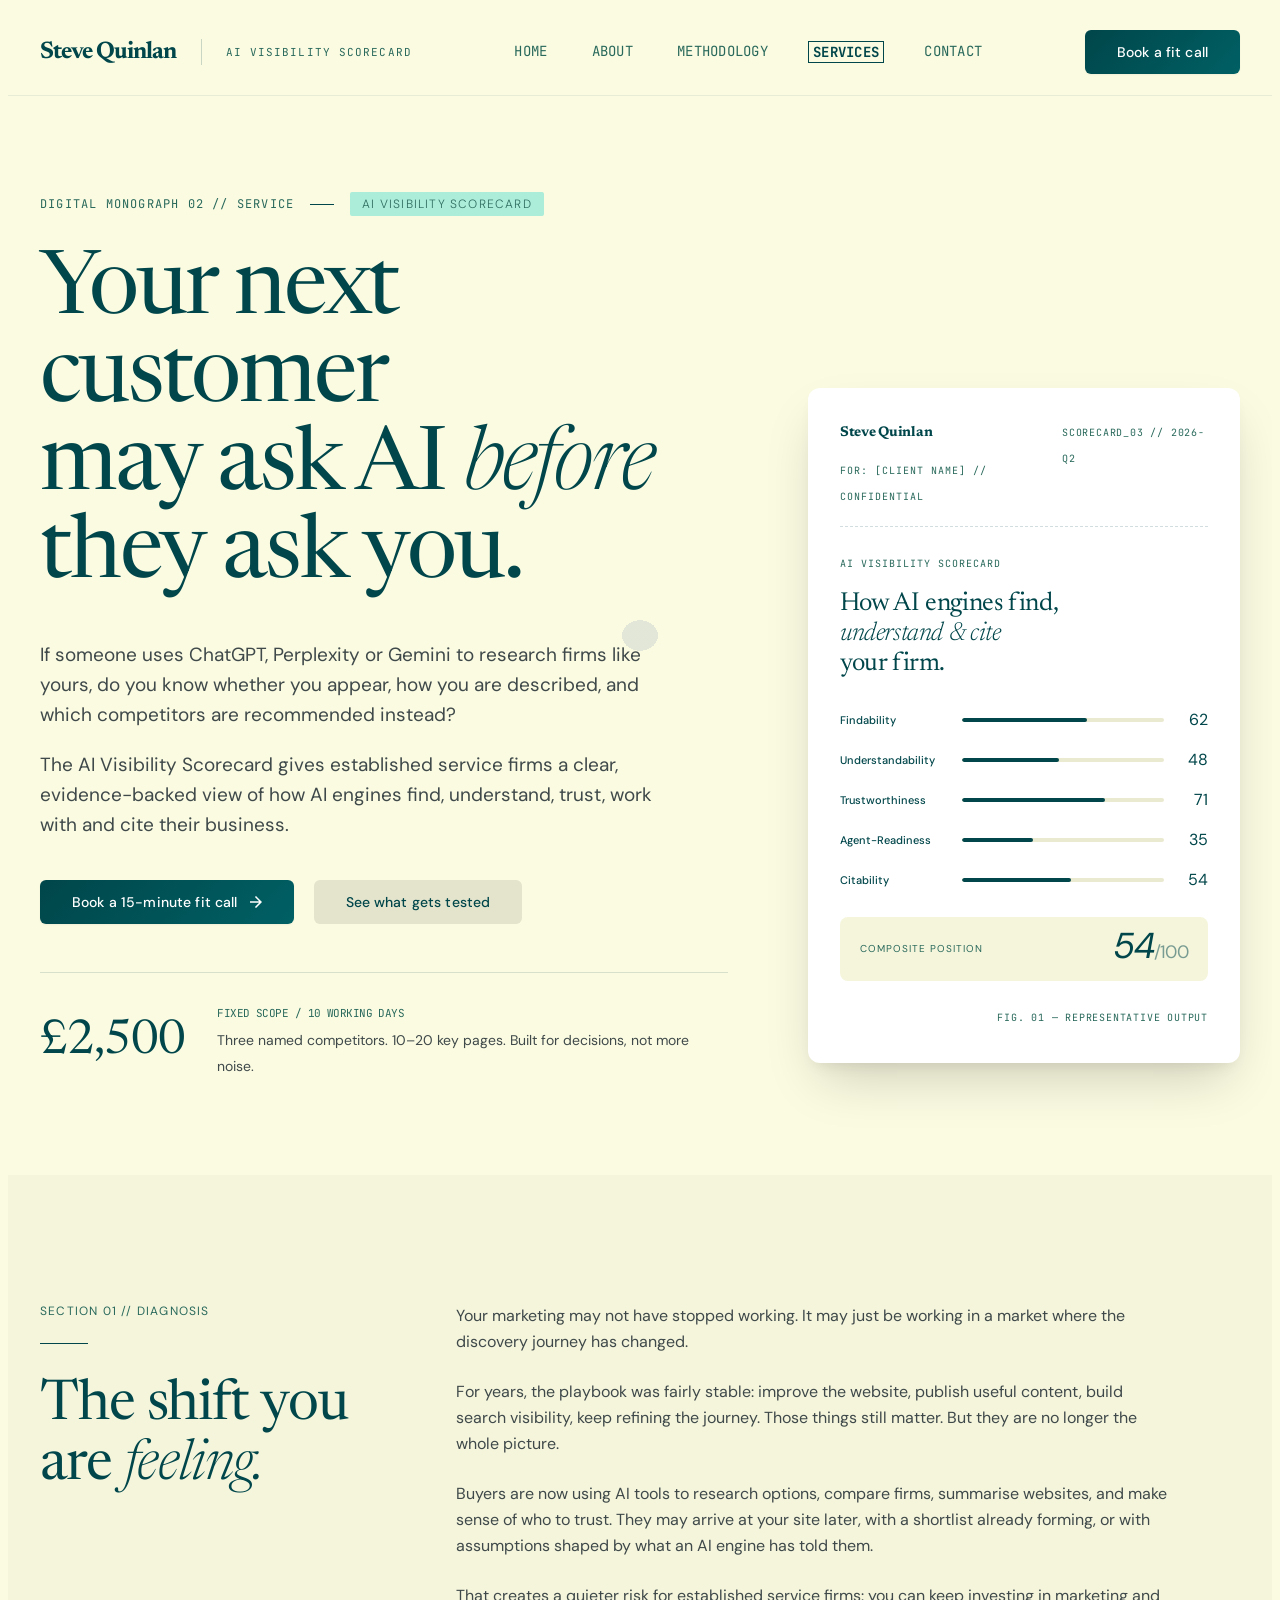
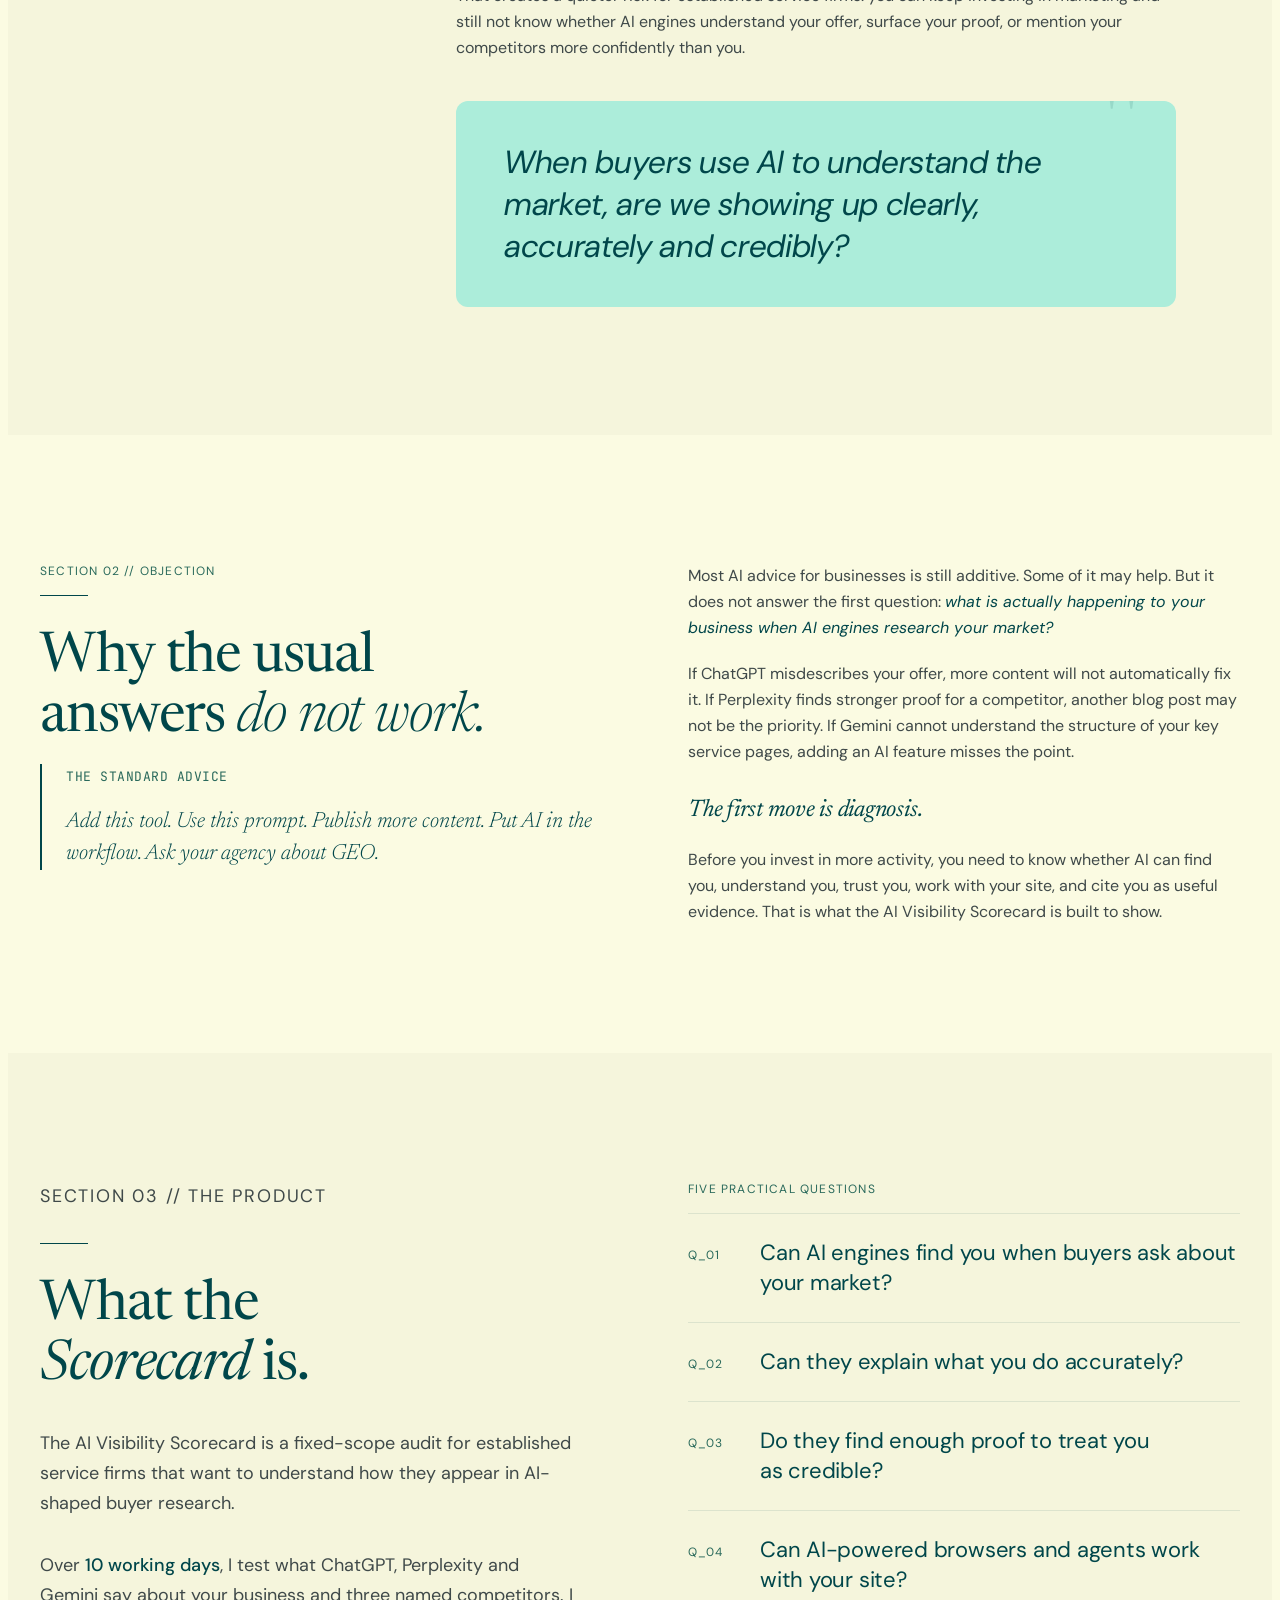
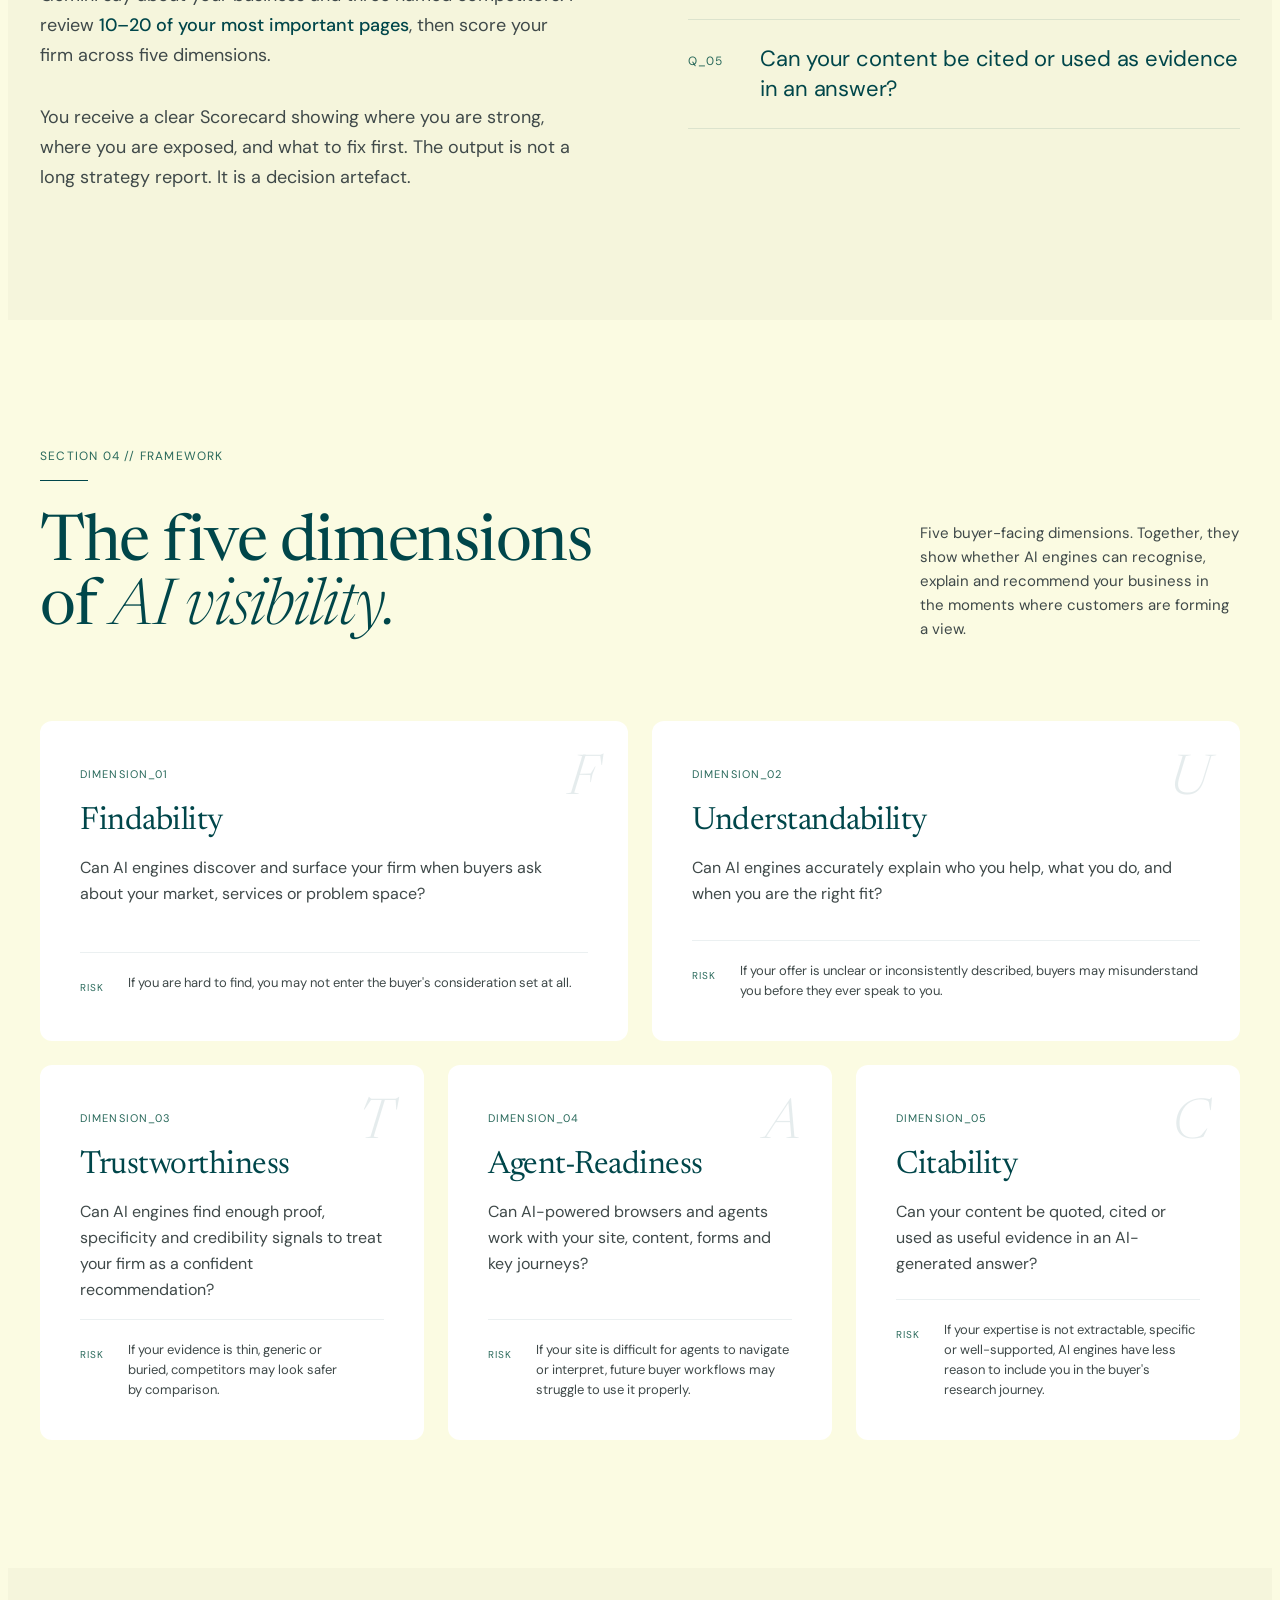
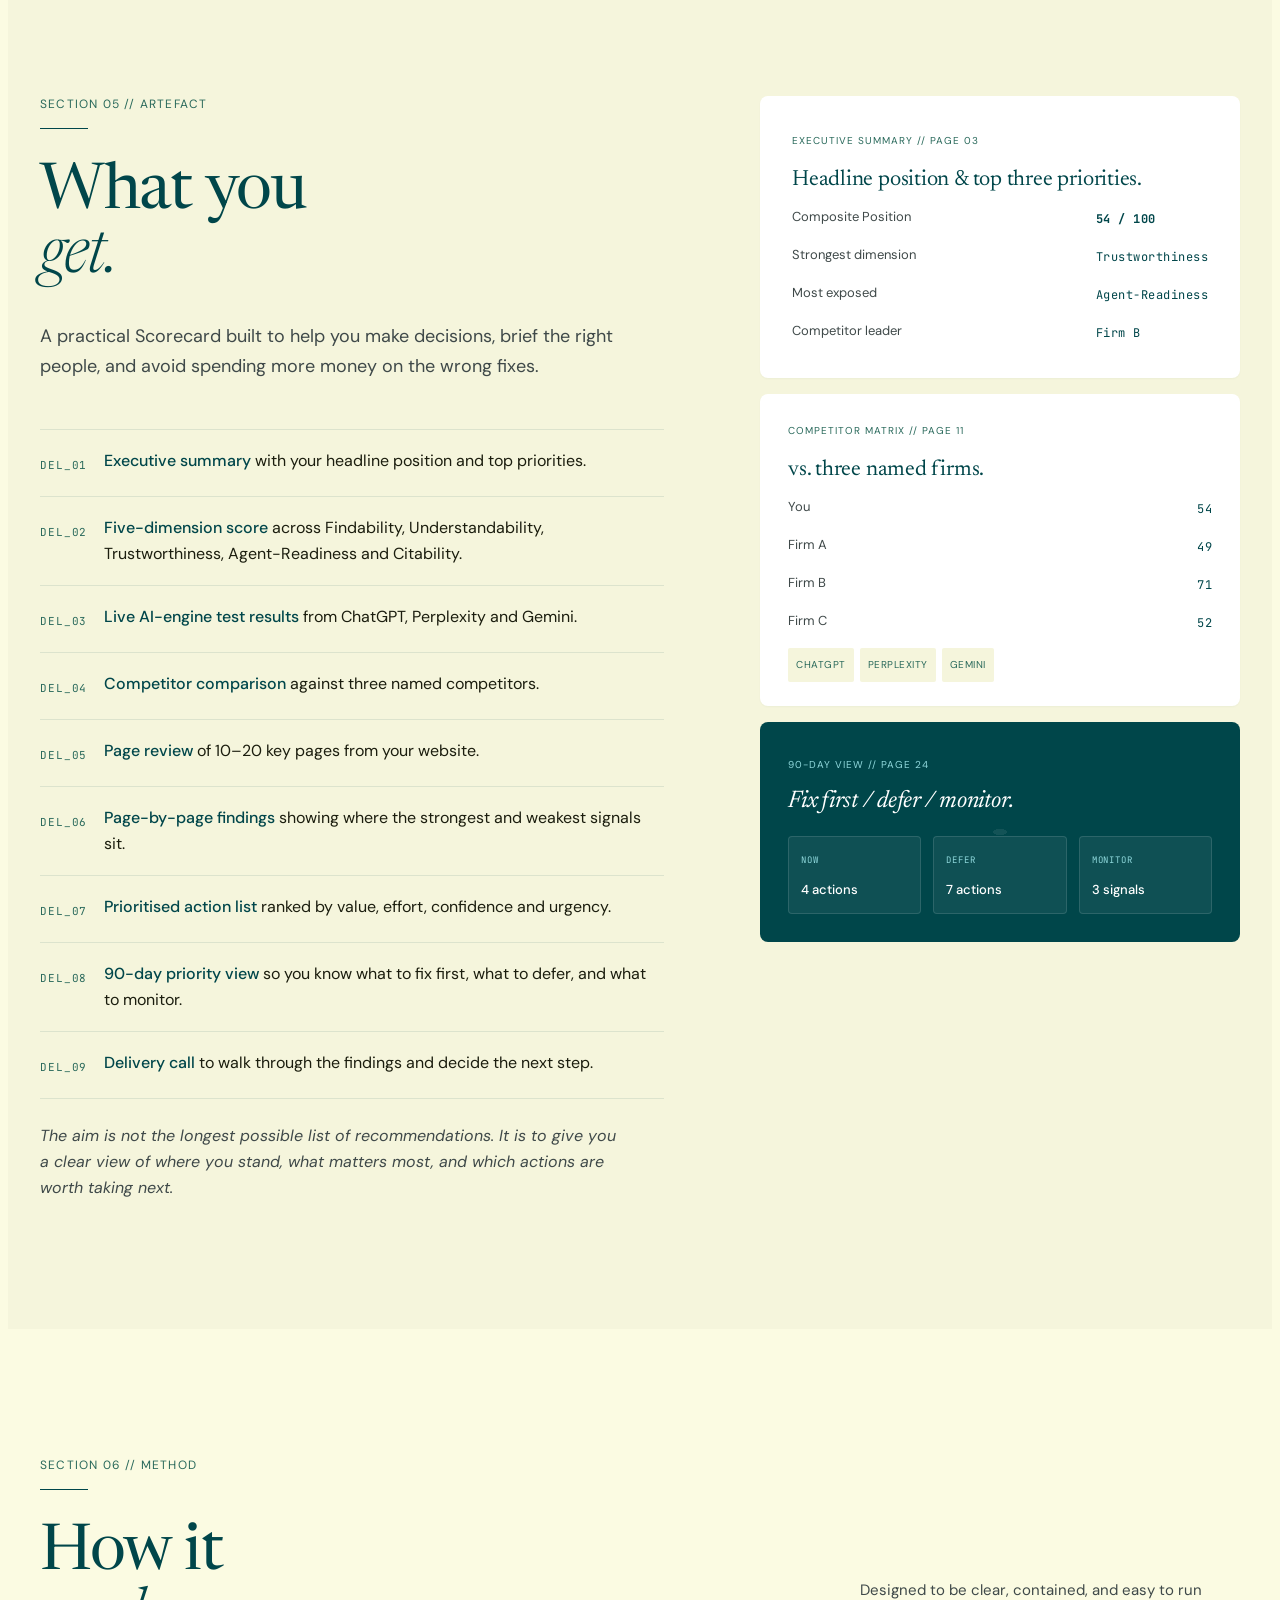
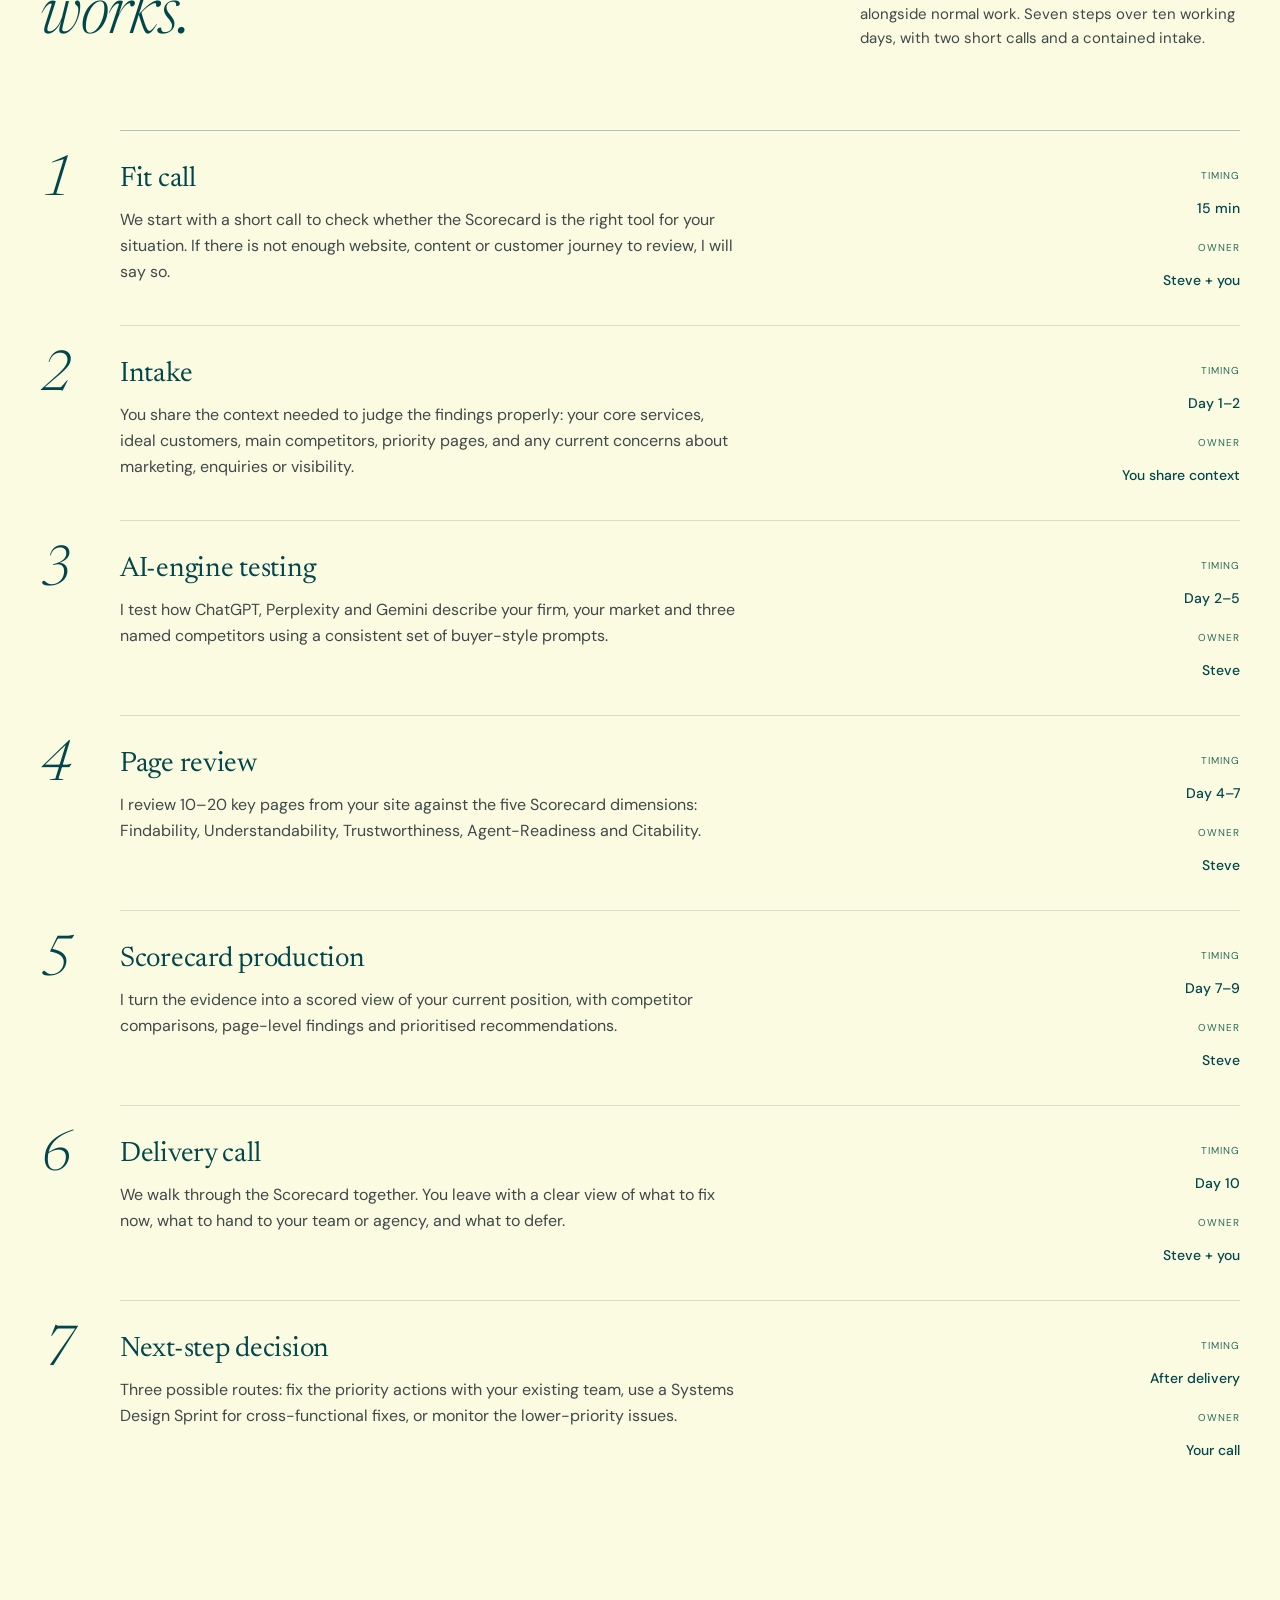
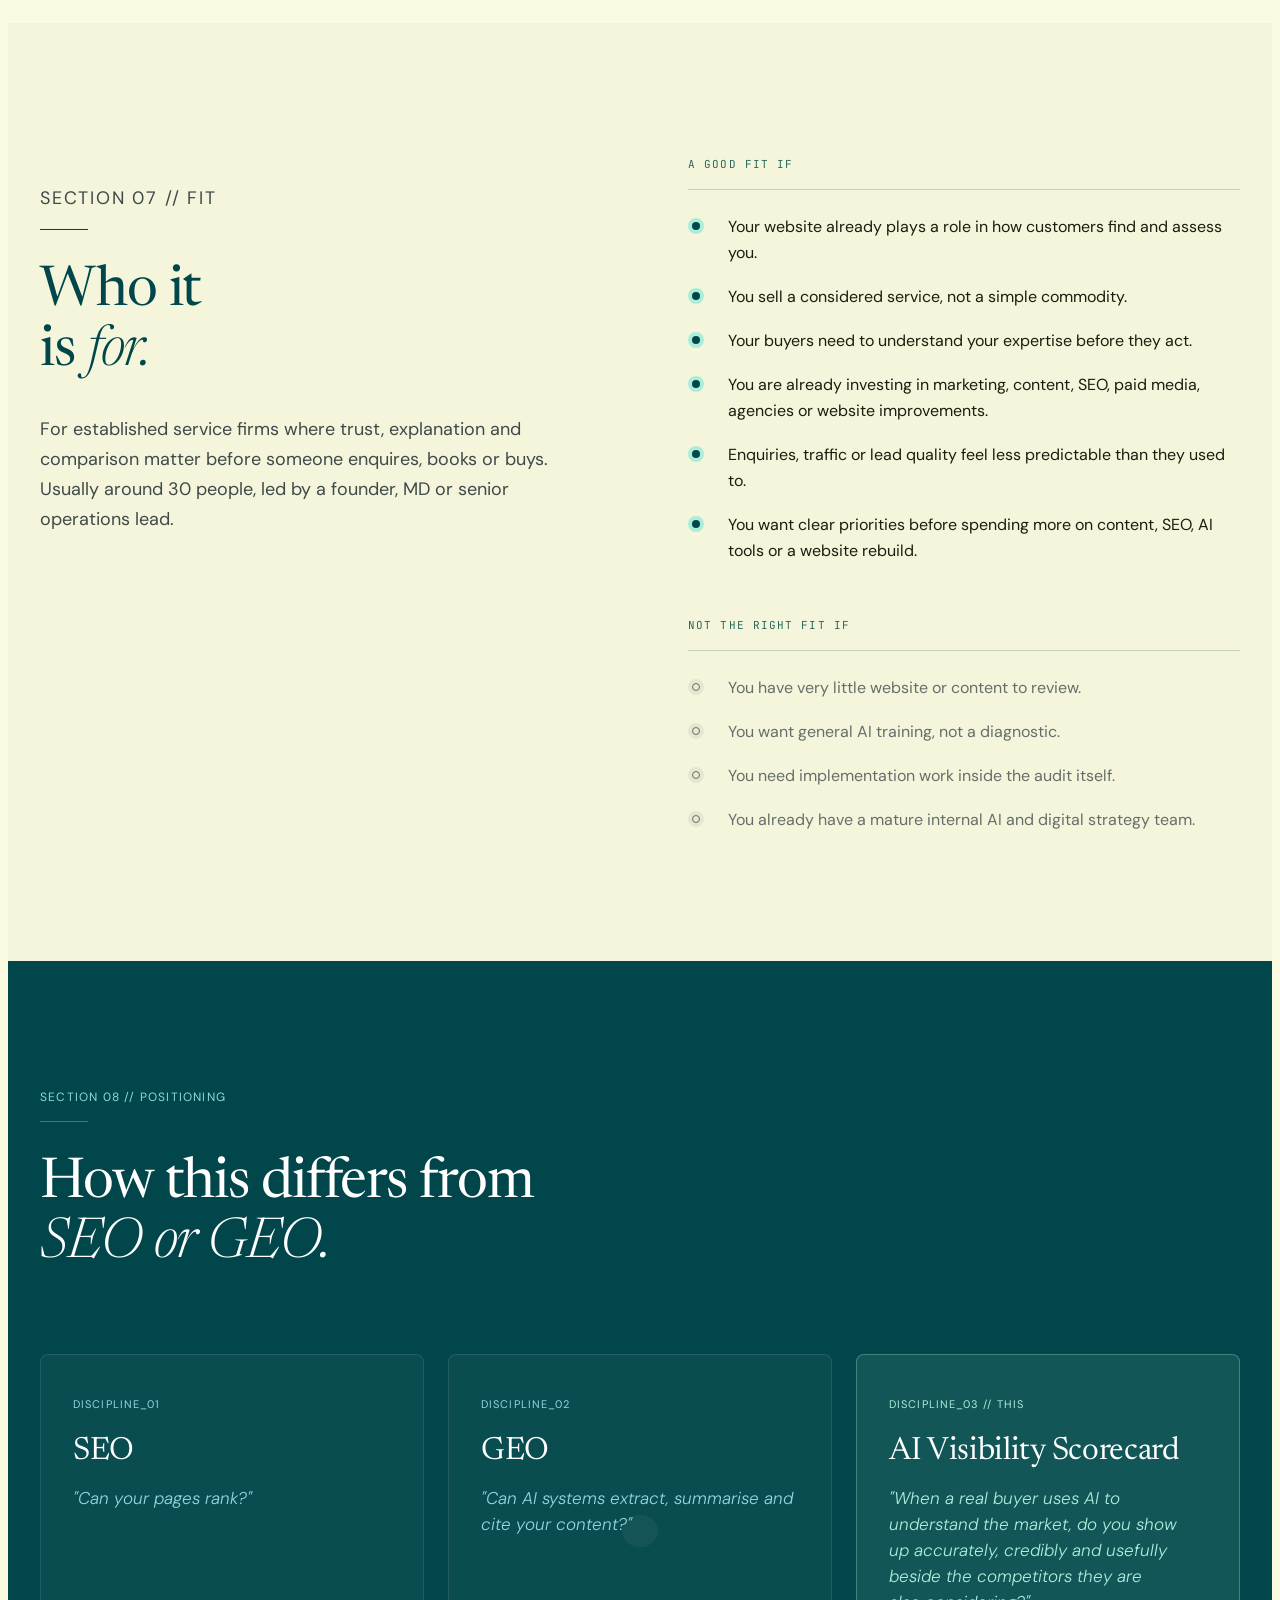
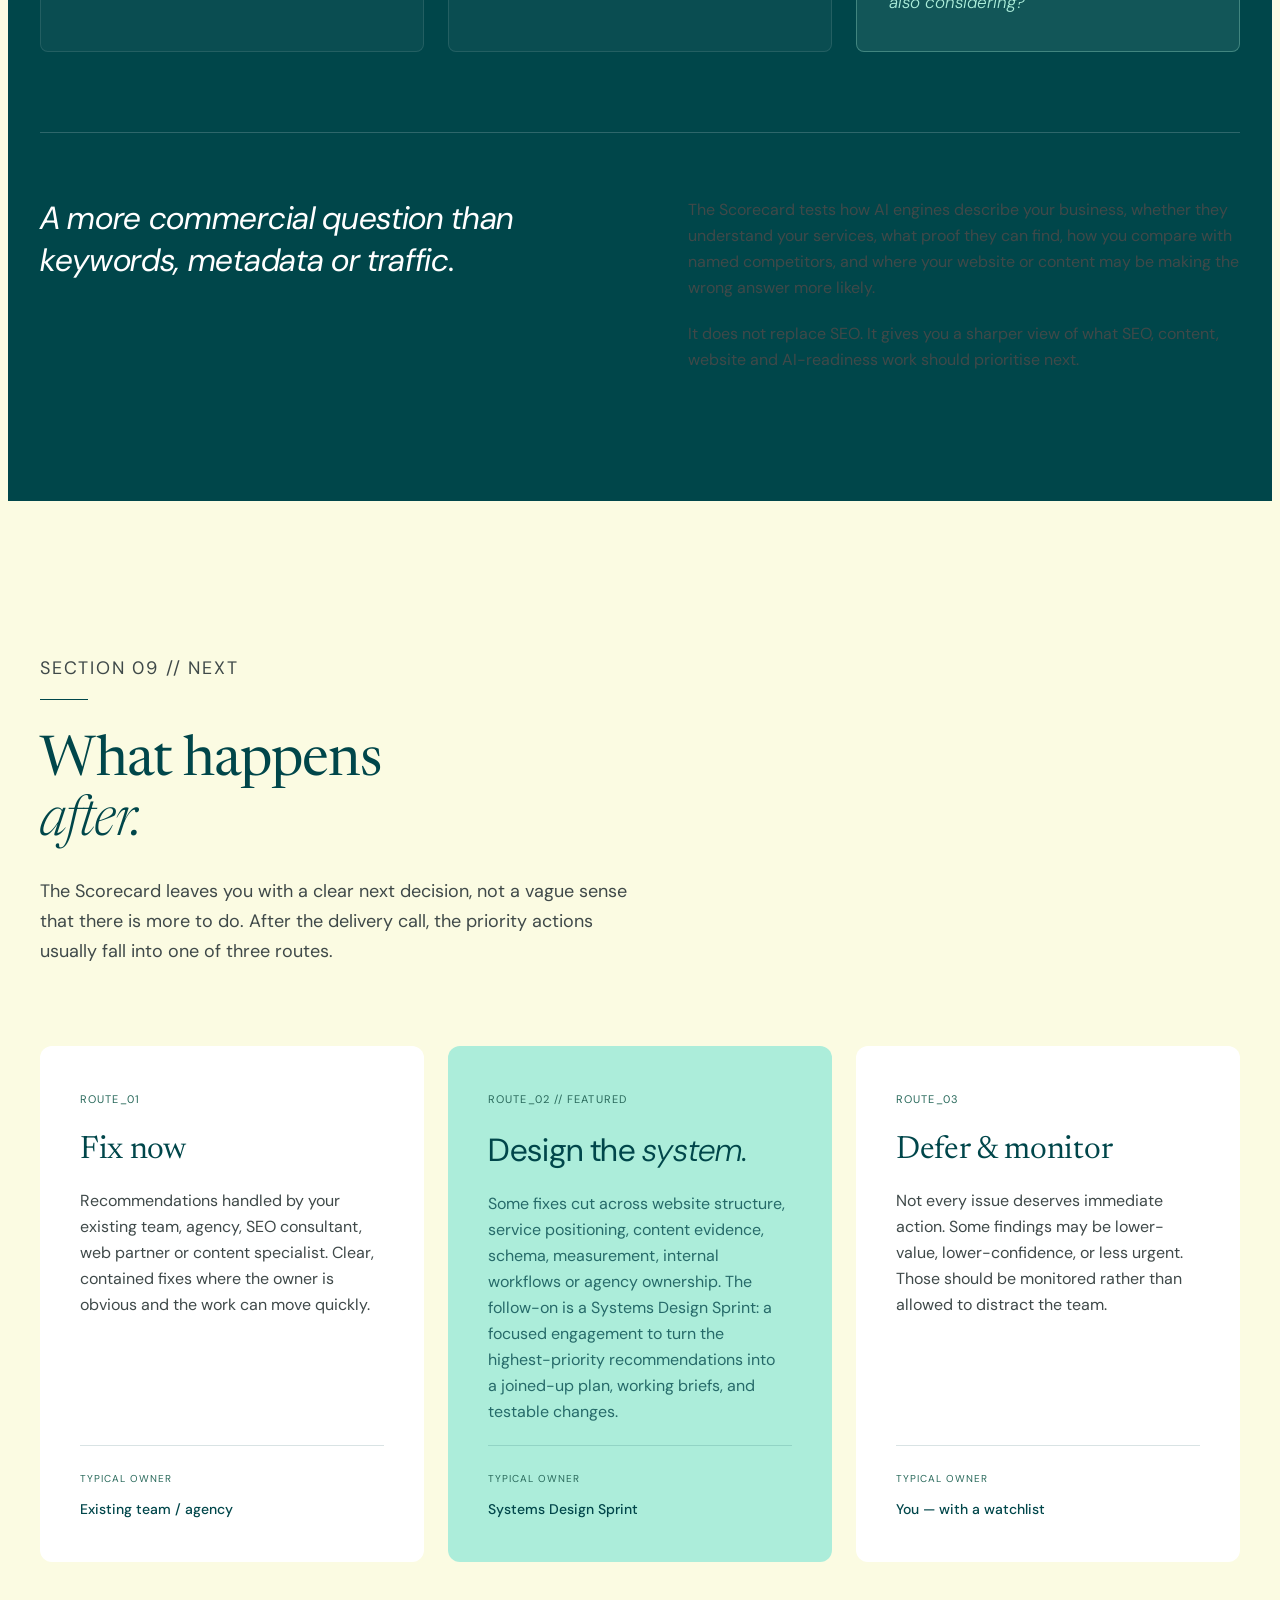
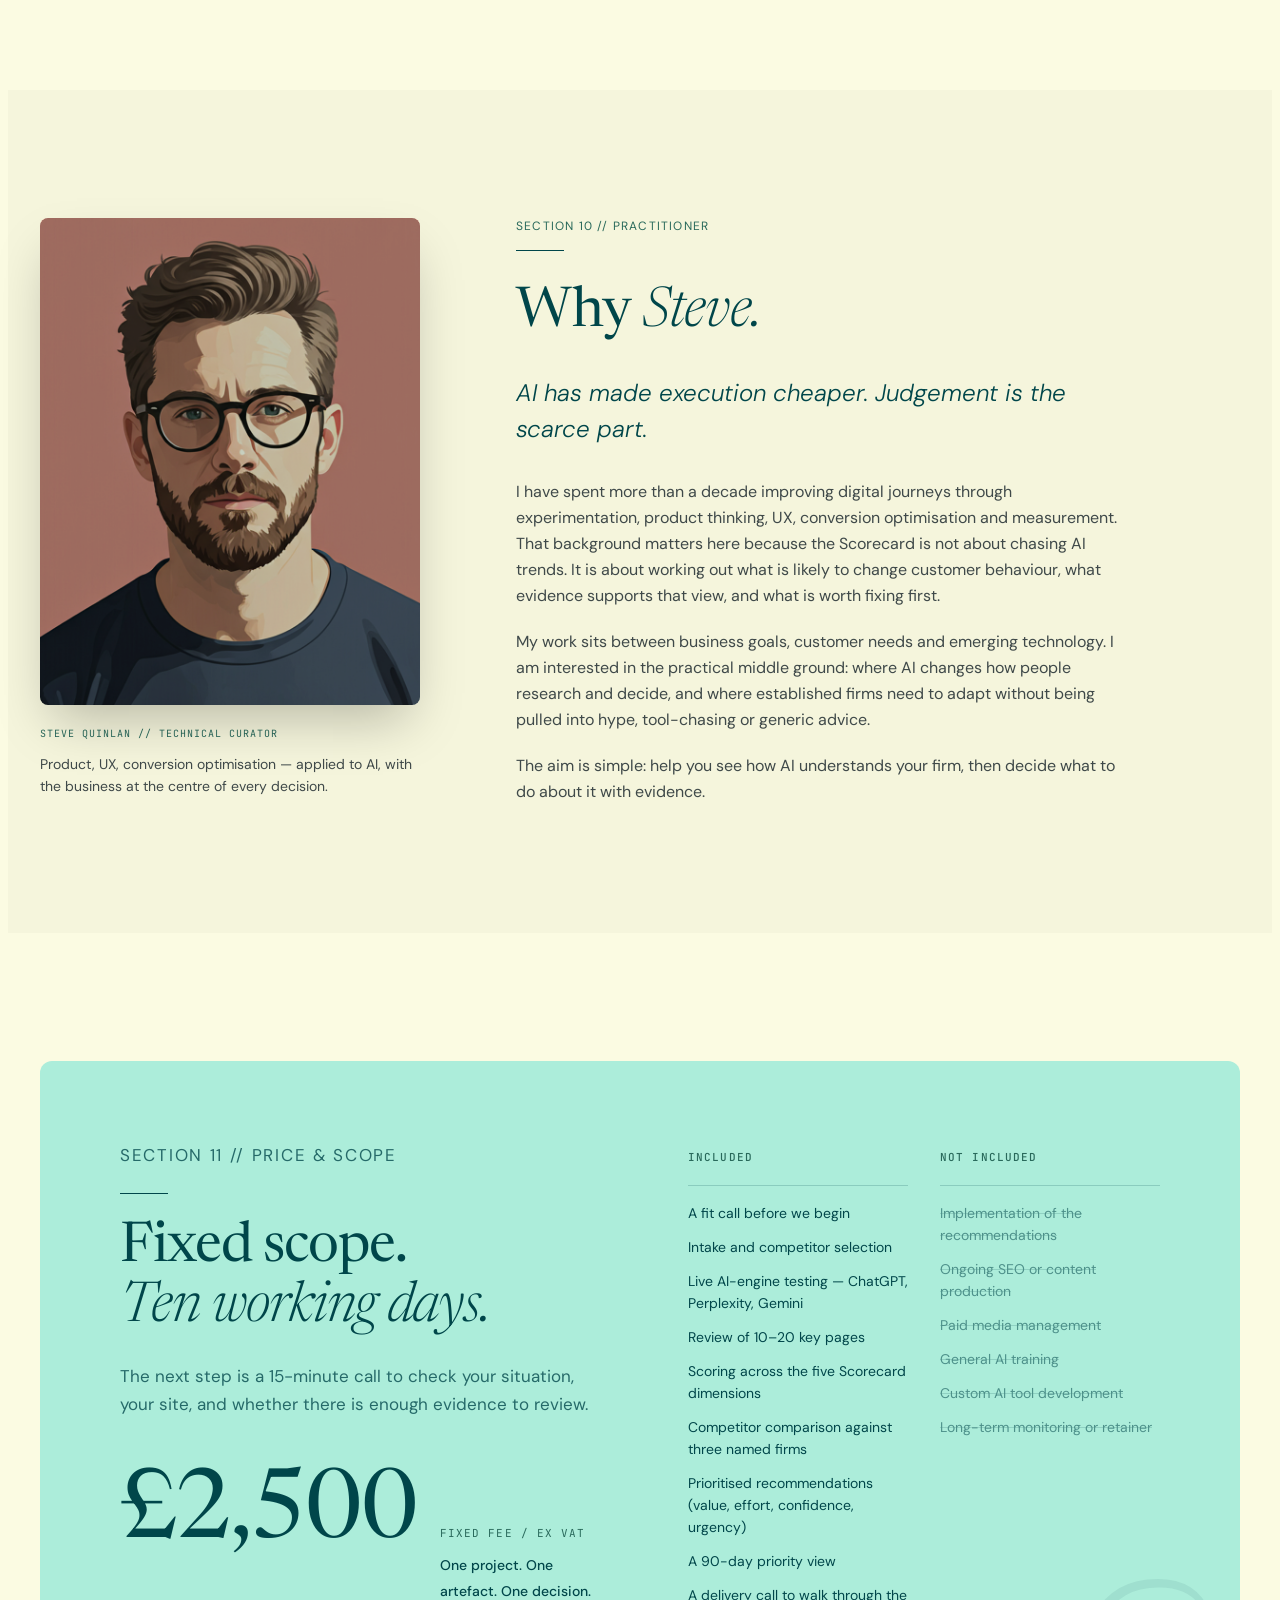
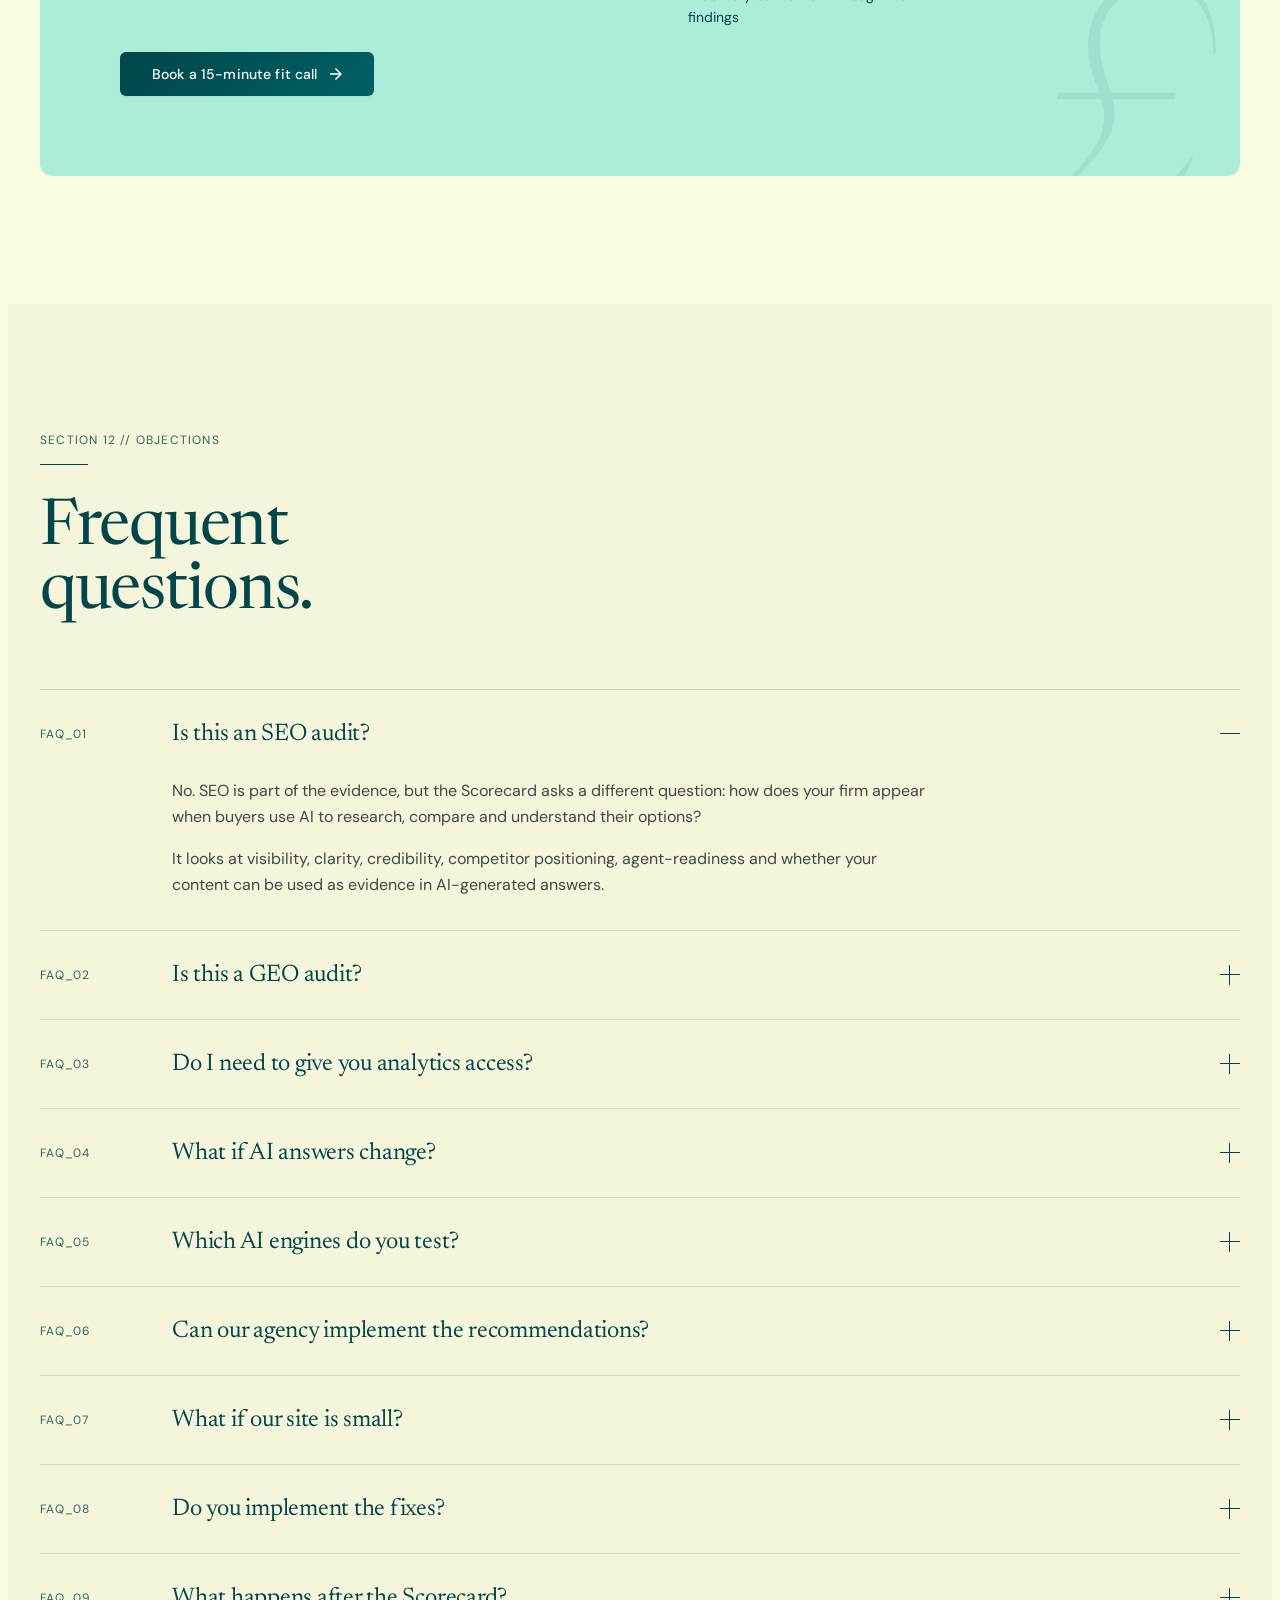
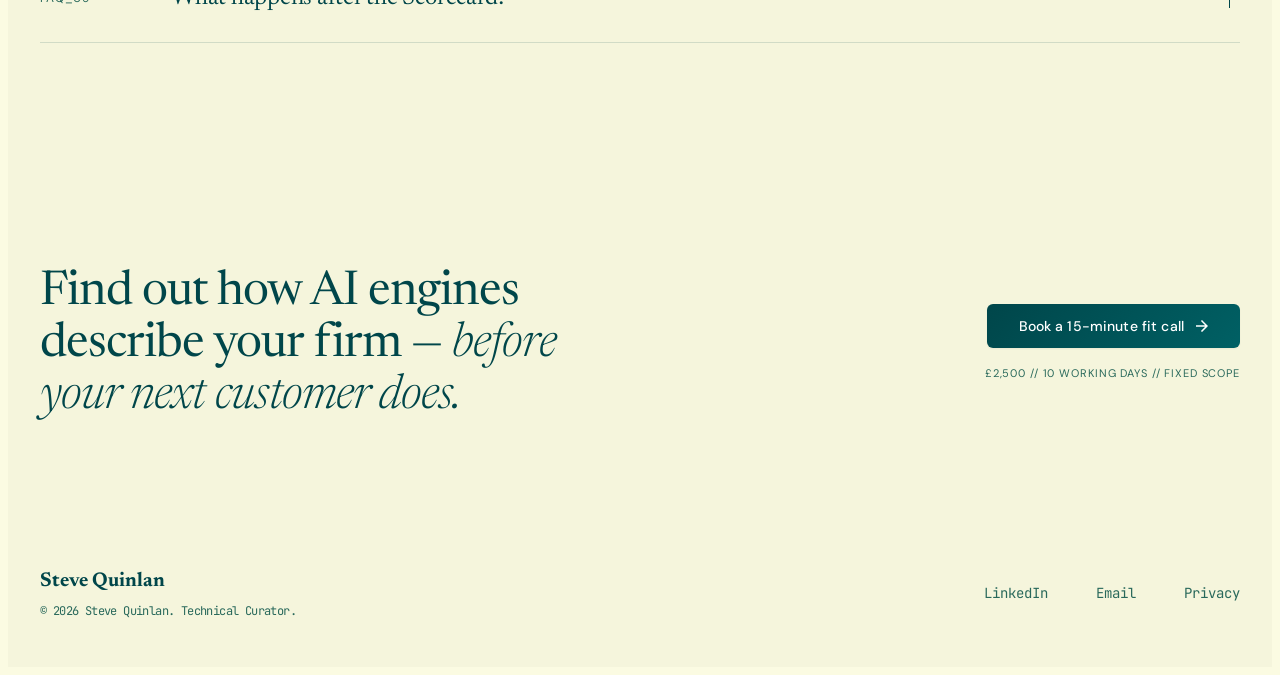
<file: ai-visibility-scorecard/index.html>
<!doctype html>
<html lang="en">
<head>
<meta charset="utf-8" />
<meta name="viewport" content="width=1280" />
<title>AI Visibility Scorecard — Steve Quinlan</title>
<link rel="stylesheet" href="css/colors-and-type.css" />
<link rel="stylesheet" href="css/site-base.css" />
<link rel="stylesheet" href="css/service-page.css" />
</head>
<body>
<div class="sq-page" data-screen-label="00 AI Visibility Scorecard">

  <!-- ============================================================
       NAV
       ============================================================ -->
  <header class="sq-nav" style="border-bottom:1px solid rgba(0,70,74,0.08)">
    <div style="display:flex;align-items:center;gap:24px">
      <div class="sq-nav__logo">Steve Quinlan</div>
      <span style="font-family:var(--font-mono);font-size:11px;letter-spacing:0.10em;color:var(--secondary);text-transform:uppercase;border-left:1px solid rgba(0,70,74,0.20);padding-left:24px">
        AI Visibility Scorecard
      </span>
    </div>
    <nav class="sq-nav__links">
      <a class="sq-nav__link" href="#" data-nav>Home</a>
      <a class="sq-nav__link" href="#" data-nav>About</a>
      <a class="sq-nav__link" href="#" data-nav>Methodology</a>
      <a class="sq-nav__link sq-nav__link--active" href="#" data-nav>Services</a>
      <a class="sq-nav__link" href="#" data-nav>Contact</a>
    </nav>
    <button class="ed-btn ed-btn-primary" data-open-dialog>Book a fit call</button>
  </header>

  <main>

    <!-- ============================================================
         01 HERO
         ============================================================ -->
    <section class="svc-hero" data-screen-label="01 Hero">
      <div class="svc-hero__radial"></div>
      <div class="svc-hero__inner">
        <div class="svc-hero__left">
          <div class="svc-hero__eyebrows">
            <span class="ed-mono-md" style="letter-spacing:0.10em;font-size:12px">DIGITAL MONOGRAPH 02 // SERVICE</span>
            <hr class="svc-rule" style="width:24px" />
            <span class="ed-tag-square">AI Visibility Scorecard</span>
          </div>
          <h1 class="svc-hero__title">
            Your next customer<br/>may ask AI <em>before</em><br/>they ask you.
          </h1>
          <p class="svc-hero__lead">
            If someone uses ChatGPT, Perplexity or Gemini to research firms like yours,
            do you know whether you appear, how you are described, and which competitors are recommended instead?
          </p>
          <p class="svc-hero__lead">
            The AI Visibility Scorecard gives established service firms a clear, evidence-backed view of how AI engines find, understand, trust, work with and cite their business.
          </p>
          <div class="svc-hero__cta">
            <button class="ed-btn ed-btn-primary" data-open-dialog>
              Book a 15-minute fit call
              <svg width="12" height="12" viewBox="0 0 12 12" fill="currentColor"><path d="M9.131 6.75H0v-1.5h9.131L4.931 1.05 6 0l6 6-6 6-1.069-1.05z"/></svg>
            </button>
            <button class="ed-btn ed-btn-secondary" data-scroll-to="#five-dimensions">See what gets tested</button>
          </div>
          <div class="svc-hero__price-row">
            <div class="svc-hero__price">£2,500</div>
            <div class="svc-hero__price-meta">
              <span class="ed-mono-md">FIXED SCOPE / 10 WORKING DAYS</span>
              <span style="font-family:var(--font-body);font-size:14px;color:var(--on-surface-variant)">
                Three named competitors. 10–20 key pages. Built for decisions, not more noise.
              </span>
            </div>
          </div>
        </div>

        <div class="svc-hero__right">
          <div class="svc-artefact" aria-hidden="true">
            <div class="svc-artefact__head">
              <div>
                <div class="svc-artefact__brand">Steve Quinlan</div>
                <div class="svc-artefact__client">For: [Client Name] // Confidential</div>
              </div>
              <div class="svc-artefact__doc-id">SCORECARD_03 // 2026-Q2</div>
            </div>

            <div>
              <div style="font-family:var(--font-mono);font-size:10px;letter-spacing:0.10em;color:var(--secondary);text-transform:uppercase;margin-bottom:12px">
                AI VISIBILITY SCORECARD
              </div>
              <div class="svc-artefact__title">
                How AI engines find,<br/><em>understand &amp; cite</em><br/>your firm.
              </div>
            </div>

            <div class="svc-artefact__scores">
              <div class="svc-artefact__score-row">
                <span class="svc-artefact__score-label">Findability</span>
                <div class="svc-artefact__score-bar"><div class="svc-artefact__score-fill" style="width:62%"></div></div>
                <span class="svc-artefact__score-num">62</span>
              </div>
              <div class="svc-artefact__score-row">
                <span class="svc-artefact__score-label">Understandability</span>
                <div class="svc-artefact__score-bar"><div class="svc-artefact__score-fill" style="width:48%"></div></div>
                <span class="svc-artefact__score-num">48</span>
              </div>
              <div class="svc-artefact__score-row">
                <span class="svc-artefact__score-label">Trustworthiness</span>
                <div class="svc-artefact__score-bar"><div class="svc-artefact__score-fill" style="width:71%"></div></div>
                <span class="svc-artefact__score-num">71</span>
              </div>
              <div class="svc-artefact__score-row">
                <span class="svc-artefact__score-label">Agent-Readiness</span>
                <div class="svc-artefact__score-bar"><div class="svc-artefact__score-fill" style="width:35%"></div></div>
                <span class="svc-artefact__score-num">35</span>
              </div>
              <div class="svc-artefact__score-row">
                <span class="svc-artefact__score-label">Citability</span>
                <div class="svc-artefact__score-bar"><div class="svc-artefact__score-fill" style="width:54%"></div></div>
                <span class="svc-artefact__score-num">54</span>
              </div>
            </div>

            <div class="svc-artefact__overall">
              <span class="svc-artefact__overall-label">Composite Position</span>
              <span class="svc-artefact__overall-num">54<span>/100</span></span>
            </div>

            <div class="svc-artefact__caption">FIG. 01 — REPRESENTATIVE OUTPUT</div>
          </div>
        </div>
      </div>
    </section>

    <!-- ============================================================
         02 SHIFT
         ============================================================ -->
    <section class="svc-section svc-section--low" data-screen-label="02 Shift">
      <div class="svc-inner">
        <div class="svc-shift__grid">
          <div class="svc-shift__head">
            <p class="svc-eyebrow">SECTION 01 // DIAGNOSIS</p>
            <hr class="svc-rule" style="margin:16px 0 32px"/>
            <h2 class="svc-shift__h2">The shift you<br/>are <em>feeling.</em></h2>
          </div>
          <div class="svc-shift__body">
            <p>Your marketing may not have stopped working. It may just be working in a market where the discovery journey has changed.</p>
            <p>For years, the playbook was fairly stable: improve the website, publish useful content, build search visibility, keep refining the journey. Those things still matter. But they are no longer the whole picture.</p>
            <p>Buyers are now using AI tools to research options, compare firms, summarise websites, and make sense of who to trust. They may arrive at your site later, with a shortlist already forming, or with assumptions shaped by what an AI engine has told them.</p>
            <p>That creates a quieter risk for established service firms: you can keep investing in marketing and still not know whether AI engines understand your offer, surface your proof, or mention your competitors more confidently than you.</p>

            <div class="svc-pull">
              <div class="svc-pull__mark">"</div>
              <p class="svc-pull__text">
                When buyers use AI to understand the market, are we showing up clearly, accurately and credibly?
              </p>
            </div>
          </div>
        </div>
      </div>
    </section>

    <!-- ============================================================
         03 WHY-NOT
         ============================================================ -->
    <section class="svc-section" data-screen-label="03 Why-not">
      <div class="svc-inner">
        <div class="svc-whynot__grid">
          <div class="svc-whynot__head">
            <p class="svc-eyebrow">SECTION 02 // OBJECTION</p>
            <hr class="svc-rule" style="margin:16px 0 32px"/>
            <h2>Why the usual answers <em>do not work.</em></h2>
            <div class="svc-whynot__refrain">
              <span>The standard advice</span>
              <p style="font-family:var(--font-display);font-weight:300;font-style:italic;font-size:22px;line-height:32px;color:var(--primary);margin:0;margin-top:8px">
                Add this tool. Use this prompt. Publish more content. Put AI in the workflow. Ask your agency about GEO.
              </p>
            </div>
          </div>
          <div class="svc-whynot__body">
            <p>Most AI advice for businesses is still additive. Some of it may help. But it does not answer the first question: <em style="color:var(--primary);font-style:italic">what is actually happening to your business when AI engines research your market?</em></p>
            <p>If ChatGPT misdescribes your offer, more content will not automatically fix it. If Perplexity finds stronger proof for a competitor, another blog post may not be the priority. If Gemini cannot understand the structure of your key service pages, adding an AI feature misses the point.</p>
            <p style="font-family:var(--font-display);font-weight:400;font-style:italic;font-size:24px;line-height:34px;color:var(--primary);letter-spacing:-0.01em;margin-top:8px">
              The first move is diagnosis.
            </p>
            <p>Before you invest in more activity, you need to know whether AI can find you, understand you, trust you, work with your site, and cite you as useful evidence. That is what the AI Visibility Scorecard is built to show.</p>
          </div>
        </div>
      </div>
    </section>

    <!-- ============================================================
         04 SCORECARD
         ============================================================ -->
    <section class="svc-section svc-section--low" data-screen-label="04 Scorecard">
      <div class="svc-inner">
        <div class="svc-scorecard">
          <div class="svc-scorecard__copy">
            <p class="svc-eyebrow">SECTION 03 // THE PRODUCT</p>
            <hr class="svc-rule" />
            <h2>What the<br/><em>Scorecard</em> is.</h2>
            <p>The AI Visibility Scorecard is a fixed-scope audit for established service firms that want to understand how they appear in AI-shaped buyer research.</p>
            <p>Over <b style="color:var(--primary);font-weight:500">10 working days</b>, I test what ChatGPT, Perplexity and Gemini say about your business and three named competitors. I review <b style="color:var(--primary);font-weight:500">10–20 of your most important pages</b>, then score your firm across five dimensions.</p>
            <p>You receive a clear Scorecard showing where you are strong, where you are exposed, and what to fix first. The output is not a long strategy report. It is a decision artefact.</p>
          </div>
          <div>
            <p class="svc-eyebrow" style="margin-bottom:16px">FIVE PRACTICAL QUESTIONS</p>
            <ul class="svc-questions">
              <li>
                <span class="svc-questions__num">Q_01</span>
                <p class="svc-questions__q">Can AI engines find you when buyers ask about your market?</p>
              </li>
              <li>
                <span class="svc-questions__num">Q_02</span>
                <p class="svc-questions__q">Can they explain what you do accurately?</p>
              </li>
              <li>
                <span class="svc-questions__num">Q_03</span>
                <p class="svc-questions__q">Do they find enough proof to treat you as credible?</p>
              </li>
              <li>
                <span class="svc-questions__num">Q_04</span>
                <p class="svc-questions__q">Can AI-powered browsers and agents work with your site?</p>
              </li>
              <li>
                <span class="svc-questions__num">Q_05</span>
                <p class="svc-questions__q">Can your content be cited or used as evidence in an answer?</p>
              </li>
            </ul>
          </div>
        </div>
      </div>
    </section>

    <!-- ============================================================
         05 FIVE DIMENSIONS
         ============================================================ -->
    <div id="five-dimensions">
    <section class="svc-section" data-screen-label="05 Five Dimensions">
      <div class="svc-inner">
        <div class="svc-dims__head">
          <div>
            <p class="svc-eyebrow">SECTION 04 // FRAMEWORK</p>
            <hr class="svc-rule" style="margin:16px 0 32px"/>
            <h2>The five dimensions<br/>of <em>AI visibility.</em></h2>
          </div>
          <div class="svc-dims__head-meta">
            <p>Five buyer-facing dimensions. Together, they show whether AI engines can recognise, explain and recommend your business in the moments where customers are forming a view.</p>
          </div>
        </div>
        <div class="svc-dims__grid">
          <div class="svc-dim">
            <div class="svc-dim__glyph">F</div>
            <span class="svc-dim__num">DIMENSION_01</span>
            <h3 class="svc-dim__name">Findability</h3>
            <p class="svc-dim__q">Can AI engines discover and surface your firm when buyers ask about your market, services or problem space?</p>
            <div class="svc-dim__risk">
              <span class="svc-dim__risk-label">Risk</span>
              <p class="svc-dim__risk-text">If you are hard to find, you may not enter the buyer's consideration set at all.</p>
            </div>
          </div>
          <div class="svc-dim">
            <div class="svc-dim__glyph">U</div>
            <span class="svc-dim__num">DIMENSION_02</span>
            <h3 class="svc-dim__name">Understandability</h3>
            <p class="svc-dim__q">Can AI engines accurately explain who you help, what you do, and when you are the right fit?</p>
            <div class="svc-dim__risk">
              <span class="svc-dim__risk-label">Risk</span>
              <p class="svc-dim__risk-text">If your offer is unclear or inconsistently described, buyers may misunderstand you before they ever speak to you.</p>
            </div>
          </div>
          <div class="svc-dim">
            <div class="svc-dim__glyph">T</div>
            <span class="svc-dim__num">DIMENSION_03</span>
            <h3 class="svc-dim__name">Trustworthiness</h3>
            <p class="svc-dim__q">Can AI engines find enough proof, specificity and credibility signals to treat your firm as a confident recommendation?</p>
            <div class="svc-dim__risk">
              <span class="svc-dim__risk-label">Risk</span>
              <p class="svc-dim__risk-text">If your evidence is thin, generic or buried, competitors may look safer by comparison.</p>
            </div>
          </div>
          <div class="svc-dim">
            <div class="svc-dim__glyph">A</div>
            <span class="svc-dim__num">DIMENSION_04</span>
            <h3 class="svc-dim__name">Agent-Readiness</h3>
            <p class="svc-dim__q">Can AI-powered browsers and agents work with your site, content, forms and key journeys?</p>
            <div class="svc-dim__risk">
              <span class="svc-dim__risk-label">Risk</span>
              <p class="svc-dim__risk-text">If your site is difficult for agents to navigate or interpret, future buyer workflows may struggle to use it properly.</p>
            </div>
          </div>
          <div class="svc-dim">
            <div class="svc-dim__glyph">C</div>
            <span class="svc-dim__num">DIMENSION_05</span>
            <h3 class="svc-dim__name">Citability</h3>
            <p class="svc-dim__q">Can your content be quoted, cited or used as useful evidence in an AI-generated answer?</p>
            <div class="svc-dim__risk">
              <span class="svc-dim__risk-label">Risk</span>
              <p class="svc-dim__risk-text">If your expertise is not extractable, specific or well-supported, AI engines have less reason to include you in the buyer's research journey.</p>
            </div>
          </div>
        </div>
      </div>
    </section>
    </div>

    <!-- ============================================================
         06 DELIVERABLES
         ============================================================ -->
    <section class="svc-section svc-section--low" data-screen-label="06 Deliverables">
      <div class="svc-inner">
        <div class="svc-deliv__grid">
          <div class="svc-deliv__copy">
            <p class="svc-eyebrow">SECTION 05 // ARTEFACT</p>
            <hr class="svc-rule" style="margin:16px 0 32px"/>
            <h2>What you<br/><em>get.</em></h2>
            <p class="svc-deliv__lead">A practical Scorecard built to help you make decisions, brief the right people, and avoid spending more money on the wrong fixes.</p>
            <ul class="svc-deliv__list">
              <li><span>DEL_01</span><span><b>Executive summary</b> with your headline position and top priorities.</span></li>
              <li><span>DEL_02</span><span><b>Five-dimension score</b> across Findability, Understandability, Trustworthiness, Agent-Readiness and Citability.</span></li>
              <li><span>DEL_03</span><span><b>Live AI-engine test results</b> from ChatGPT, Perplexity and Gemini.</span></li>
              <li><span>DEL_04</span><span><b>Competitor comparison</b> against three named competitors.</span></li>
              <li><span>DEL_05</span><span><b>Page review</b> of 10–20 key pages from your website.</span></li>
              <li><span>DEL_06</span><span><b>Page-by-page findings</b> showing where the strongest and weakest signals sit.</span></li>
              <li><span>DEL_07</span><span><b>Prioritised action list</b> ranked by value, effort, confidence and urgency.</span></li>
              <li><span>DEL_08</span><span><b>90-day priority view</b> so you know what to fix first, what to defer, and what to monitor.</span></li>
              <li><span>DEL_09</span><span><b>Delivery call</b> to walk through the findings and decide the next step.</span></li>
            </ul>
            <p class="svc-deliv__footnote">
              The aim is not the longest possible list of recommendations. It is to give you a clear view of where you stand, what matters most, and which actions are worth taking next.
            </p>
          </div>
          <div class="svc-deliv__visual">
            <div class="svc-deliv__sheet svc-deliv__sheet--lead">
              <span class="svc-deliv__sheet-tag">EXECUTIVE SUMMARY // PAGE 03</span>
              <h3 class="svc-deliv__sheet-title">Headline position &amp; top three priorities.</h3>
              <div class="svc-deliv__sheet-row svc-deliv__sheet-row--strong">
                <span>Composite Position</span><span>54 / 100</span>
              </div>
              <div class="svc-deliv__sheet-row">
                <span>Strongest dimension</span><span>Trustworthiness</span>
              </div>
              <div class="svc-deliv__sheet-row">
                <span>Most exposed</span><span>Agent-Readiness</span>
              </div>
              <div class="svc-deliv__sheet-row">
                <span>Competitor leader</span><span>Firm B</span>
              </div>
            </div>

            <div class="svc-deliv__sheet">
              <span class="svc-deliv__sheet-tag">COMPETITOR MATRIX // PAGE 11</span>
              <h3 class="svc-deliv__sheet-title">vs. three named firms.</h3>
              <div class="svc-deliv__sheet-row">
                <span>You</span><span>54</span>
              </div>
              <div class="svc-deliv__sheet-row">
                <span>Firm A</span><span>49</span>
              </div>
              <div class="svc-deliv__sheet-row">
                <span>Firm B</span><span>71</span>
              </div>
              <div class="svc-deliv__sheet-row">
                <span>Firm C</span><span>52</span>
              </div>
              <div class="svc-deliv__chips">
                <span class="svc-deliv__chip">CHATGPT</span>
                <span class="svc-deliv__chip">PERPLEXITY</span>
                <span class="svc-deliv__chip">GEMINI</span>
              </div>
            </div>

            <div class="svc-deliv__priority">
              <span class="svc-deliv__priority-tag">90-DAY VIEW // PAGE 24</span>
              <h3 class="svc-deliv__priority-title">Fix first / defer / monitor.</h3>
              <div class="svc-deliv__priority-grid">
                <div class="svc-deliv__priority-cell">
                  <span>Now</span><span>4 actions</span>
                </div>
                <div class="svc-deliv__priority-cell">
                  <span>Defer</span><span>7 actions</span>
                </div>
                <div class="svc-deliv__priority-cell">
                  <span>Monitor</span><span>3 signals</span>
                </div>
              </div>
            </div>
          </div>
        </div>
      </div>
    </section>

    <!-- ============================================================
         07 PROCESS
         ============================================================ -->
    <section class="svc-section" data-screen-label="07 Process">
      <div class="svc-inner">
        <div class="svc-process__head">
          <div>
            <p class="svc-eyebrow">SECTION 06 // METHOD</p>
            <hr class="svc-rule" style="margin:16px 0 32px"/>
            <h2>How it<br/><em>works.</em></h2>
          </div>
          <div class="svc-process__head-meta">
            <p>Designed to be clear, contained, and easy to run alongside normal work. Seven steps over ten working days, with two short calls and a contained intake.</p>
          </div>
        </div>
        <div class="svc-process__rail">
          <div class="svc-process__step">
            <div class="svc-process__step-num">1</div>
            <div class="svc-process__step-body">
              <h3 class="svc-process__step-name">Fit call</h3>
              <p class="svc-process__step-desc">We start with a short call to check whether the Scorecard is the right tool for your situation. If there is not enough website, content or customer journey to review, I will say so.</p>
            </div>
            <div class="svc-process__step-meta">
              <span class="svc-process__step-meta-label">Timing</span>
              <span class="svc-process__step-meta-value">15 min</span>
              <span class="svc-process__step-meta-label" style="margin-top:8px">Owner</span>
              <span class="svc-process__step-meta-value">Steve + you</span>
            </div>
          </div>
          <div class="svc-process__step">
            <div class="svc-process__step-num">2</div>
            <div class="svc-process__step-body">
              <h3 class="svc-process__step-name">Intake</h3>
              <p class="svc-process__step-desc">You share the context needed to judge the findings properly: your core services, ideal customers, main competitors, priority pages, and any current concerns about marketing, enquiries or visibility.</p>
            </div>
            <div class="svc-process__step-meta">
              <span class="svc-process__step-meta-label">Timing</span>
              <span class="svc-process__step-meta-value">Day 1–2</span>
              <span class="svc-process__step-meta-label" style="margin-top:8px">Owner</span>
              <span class="svc-process__step-meta-value">You share context</span>
            </div>
          </div>
          <div class="svc-process__step">
            <div class="svc-process__step-num">3</div>
            <div class="svc-process__step-body">
              <h3 class="svc-process__step-name">AI-engine testing</h3>
              <p class="svc-process__step-desc">I test how ChatGPT, Perplexity and Gemini describe your firm, your market and three named competitors using a consistent set of buyer-style prompts.</p>
            </div>
            <div class="svc-process__step-meta">
              <span class="svc-process__step-meta-label">Timing</span>
              <span class="svc-process__step-meta-value">Day 2–5</span>
              <span class="svc-process__step-meta-label" style="margin-top:8px">Owner</span>
              <span class="svc-process__step-meta-value">Steve</span>
            </div>
          </div>
          <div class="svc-process__step">
            <div class="svc-process__step-num">4</div>
            <div class="svc-process__step-body">
              <h3 class="svc-process__step-name">Page review</h3>
              <p class="svc-process__step-desc">I review 10–20 key pages from your site against the five Scorecard dimensions: Findability, Understandability, Trustworthiness, Agent-Readiness and Citability.</p>
            </div>
            <div class="svc-process__step-meta">
              <span class="svc-process__step-meta-label">Timing</span>
              <span class="svc-process__step-meta-value">Day 4–7</span>
              <span class="svc-process__step-meta-label" style="margin-top:8px">Owner</span>
              <span class="svc-process__step-meta-value">Steve</span>
            </div>
          </div>
          <div class="svc-process__step">
            <div class="svc-process__step-num">5</div>
            <div class="svc-process__step-body">
              <h3 class="svc-process__step-name">Scorecard production</h3>
              <p class="svc-process__step-desc">I turn the evidence into a scored view of your current position, with competitor comparisons, page-level findings and prioritised recommendations.</p>
            </div>
            <div class="svc-process__step-meta">
              <span class="svc-process__step-meta-label">Timing</span>
              <span class="svc-process__step-meta-value">Day 7–9</span>
              <span class="svc-process__step-meta-label" style="margin-top:8px">Owner</span>
              <span class="svc-process__step-meta-value">Steve</span>
            </div>
          </div>
          <div class="svc-process__step">
            <div class="svc-process__step-num">6</div>
            <div class="svc-process__step-body">
              <h3 class="svc-process__step-name">Delivery call</h3>
              <p class="svc-process__step-desc">We walk through the Scorecard together. You leave with a clear view of what to fix now, what to hand to your team or agency, and what to defer.</p>
            </div>
            <div class="svc-process__step-meta">
              <span class="svc-process__step-meta-label">Timing</span>
              <span class="svc-process__step-meta-value">Day 10</span>
              <span class="svc-process__step-meta-label" style="margin-top:8px">Owner</span>
              <span class="svc-process__step-meta-value">Steve + you</span>
            </div>
          </div>
          <div class="svc-process__step">
            <div class="svc-process__step-num">7</div>
            <div class="svc-process__step-body">
              <h3 class="svc-process__step-name">Next-step decision</h3>
              <p class="svc-process__step-desc">Three possible routes: fix the priority actions with your existing team, use a Systems Design Sprint for cross-functional fixes, or monitor the lower-priority issues.</p>
            </div>
            <div class="svc-process__step-meta">
              <span class="svc-process__step-meta-label">Timing</span>
              <span class="svc-process__step-meta-value">After delivery</span>
              <span class="svc-process__step-meta-label" style="margin-top:8px">Owner</span>
              <span class="svc-process__step-meta-value">Your call</span>
            </div>
          </div>
        </div>
      </div>
    </section>

    <!-- ============================================================
         08 WHO IT'S FOR
         ============================================================ -->
    <section class="svc-section svc-section--low" data-screen-label="08 Who">
      <div class="svc-inner">
        <div class="svc-who__grid">
          <div class="svc-who__head">
            <p class="svc-eyebrow">SECTION 07 // FIT</p>
            <hr class="svc-rule" style="margin:16px 0 32px"/>
            <h2>Who it<br/>is <em>for.</em></h2>
            <p>For established service firms where trust, explanation and comparison matter before someone enquires, books or buys. Usually around 30 people, led by a founder, MD or senior operations lead.</p>
          </div>
          <div class="svc-who__columns">
            <div>
              <div class="svc-who__col-tag">A good fit if</div>
              <ul class="svc-who__list">
                <li><span class="svc-who__bullet"></span><span>Your website already plays a role in how customers find and assess you.</span></li>
                <li><span class="svc-who__bullet"></span><span>You sell a considered service, not a simple commodity.</span></li>
                <li><span class="svc-who__bullet"></span><span>Your buyers need to understand your expertise before they act.</span></li>
                <li><span class="svc-who__bullet"></span><span>You are already investing in marketing, content, SEO, paid media, agencies or website improvements.</span></li>
                <li><span class="svc-who__bullet"></span><span>Enquiries, traffic or lead quality feel less predictable than they used to.</span></li>
                <li><span class="svc-who__bullet"></span><span>You want clear priorities before spending more on content, SEO, AI tools or a website rebuild.</span></li>
              </ul>
            </div>
            <div>
              <div class="svc-who__col-tag">Not the right fit if</div>
              <ul class="svc-who__list svc-who__list--no">
                <li><span class="svc-who__bullet svc-who__bullet--no"></span><span>You have very little website or content to review.</span></li>
                <li><span class="svc-who__bullet svc-who__bullet--no"></span><span>You want general AI training, not a diagnostic.</span></li>
                <li><span class="svc-who__bullet svc-who__bullet--no"></span><span>You need implementation work inside the audit itself.</span></li>
                <li><span class="svc-who__bullet svc-who__bullet--no"></span><span>You already have a mature internal AI and digital strategy team.</span></li>
              </ul>
            </div>
          </div>
        </div>
      </div>
    </section>

    <!-- ============================================================
         09 VS SEO/GEO
         ============================================================ -->
    <section class="svc-section svc-section--dark" data-screen-label="09 vs SEO/GEO">
      <div class="svc-inner">
        <div class="svc-vs__head">
          <p class="svc-eyebrow svc-eyebrow--on-dark">SECTION 08 // POSITIONING</p>
          <hr class="svc-rule svc-rule--on-dark" style="margin:16px 0 32px"/>
          <h2>How this differs from<br/><em>SEO or GEO.</em></h2>
        </div>
        <div class="svc-vs__grid">
          <div class="svc-vs__card">
            <span class="svc-vs__card-tag">DISCIPLINE_01</span>
            <h3 class="svc-vs__card-name">SEO</h3>
            <p class="svc-vs__card-q">"Can your pages rank?"</p>
          </div>
          <div class="svc-vs__card">
            <span class="svc-vs__card-tag">DISCIPLINE_02</span>
            <h3 class="svc-vs__card-name">GEO</h3>
            <p class="svc-vs__card-q">"Can AI systems extract, summarise and cite your content?"</p>
          </div>
          <div class="svc-vs__card svc-vs__card--active">
            <span class="svc-vs__card-tag svc-vs__card-tag--active">DISCIPLINE_03 // THIS</span>
            <h3 class="svc-vs__card-name">AI Visibility Scorecard</h3>
            <p class="svc-vs__card-q">"When a real buyer uses AI to understand the market, do you show up accurately, credibly and usefully beside the competitors they are also considering?"</p>
          </div>
        </div>
        <div class="svc-vs__pull">
          <p class="svc-vs__pull-quote">
            A more commercial question than keywords, metadata or traffic.
          </p>
          <div class="svc-vs__pull-body">
            <p>The Scorecard tests how AI engines describe your business, whether they understand your services, what proof they can find, how you compare with named competitors, and where your website or content may be making the wrong answer more likely.</p>
            <p>It does not replace SEO. It gives you a sharper view of what SEO, content, website and AI-readiness work should prioritise next.</p>
          </div>
        </div>
      </div>
    </section>

    <!-- ============================================================
         10 AFTER
         ============================================================ -->
    <section class="svc-section" data-screen-label="10 After">
      <div class="svc-inner">
        <div class="svc-after__head">
          <p class="svc-eyebrow">SECTION 09 // NEXT</p>
          <hr class="svc-rule" style="margin:16px 0 32px"/>
          <h2>What happens<br/><em>after.</em></h2>
          <p>The Scorecard leaves you with a clear next decision, not a vague sense that there is more to do. After the delivery call, the priority actions usually fall into one of three routes.</p>
        </div>
        <div class="svc-after__grid">
          <div class="svc-after__card">
            <span class="svc-after__route">ROUTE_01</span>
            <h3 class="svc-after__name">Fix now</h3>
            <p class="svc-after__body">Recommendations handled by your existing team, agency, SEO consultant, web partner or content specialist. Clear, contained fixes where the owner is obvious and the work can move quickly.</p>
            <div class="svc-after__owner">
              <span class="svc-after__owner-label">Typical owner</span>
              <span class="svc-after__owner-value">Existing team / agency</span>
            </div>
          </div>
          <div class="svc-after__card svc-after__card--featured">
            <span class="svc-after__route">ROUTE_02 // FEATURED</span>
            <h3 class="svc-after__name"><span>Design the <em>system.</em></span></h3>
            <p class="svc-after__body">Some fixes cut across website structure, service positioning, content evidence, schema, measurement, internal workflows or agency ownership. The follow-on is a Systems Design Sprint: a focused engagement to turn the highest-priority recommendations into a joined-up plan, working briefs, and testable changes.</p>
            <div class="svc-after__owner">
              <span class="svc-after__owner-label">Typical owner</span>
              <span class="svc-after__owner-value">Systems Design Sprint</span>
            </div>
          </div>
          <div class="svc-after__card">
            <span class="svc-after__route">ROUTE_03</span>
            <h3 class="svc-after__name">Defer &amp; monitor</h3>
            <p class="svc-after__body">Not every issue deserves immediate action. Some findings may be lower-value, lower-confidence, or less urgent. Those should be monitored rather than allowed to distract the team.</p>
            <div class="svc-after__owner">
              <span class="svc-after__owner-label">Typical owner</span>
              <span class="svc-after__owner-value">You — with a watchlist</span>
            </div>
          </div>
        </div>
      </div>
    </section>

    <!-- ============================================================
         11 WHY STEVE
         ============================================================ -->
    <section class="svc-section svc-section--low" data-screen-label="11 Why Steve">
      <div class="svc-inner">
        <div class="svc-steve__grid">
          <div>
            <div class="svc-steve__portrait">
              <div class="svc-steve__portrait-img"></div>
              <div class="svc-steve__portrait-overlay"></div>
            </div>
            <div class="svc-steve__caption">
              <span>STEVE QUINLAN // TECHNICAL CURATOR</span>
              <span>Product, UX, conversion optimisation — applied to AI, with the business at the centre of every decision.</span>
            </div>
          </div>
          <div class="svc-steve__copy">
            <p class="svc-eyebrow">SECTION 10 // PRACTITIONER</p>
            <hr class="svc-rule" style="margin:16px 0 32px"/>
            <h2>Why <em>Steve.</em></h2>
            <p class="svc-steve__lead">
              AI has made execution cheaper. Judgement is the scarce part.
            </p>
            <div class="svc-steve__body">
              <p>I have spent more than a decade improving digital journeys through experimentation, product thinking, UX, conversion optimisation and measurement. That background matters here because the Scorecard is not about chasing AI trends. It is about working out what is likely to change customer behaviour, what evidence supports that view, and what is worth fixing first.</p>
              <p>My work sits between business goals, customer needs and emerging technology. I am interested in the practical middle ground: where AI changes how people research and decide, and where established firms need to adapt without being pulled into hype, tool-chasing or generic advice.</p>
              <p>The aim is simple: help you see how AI understands your firm, then decide what to do about it with evidence.</p>
            </div>
          </div>
        </div>
      </div>
    </section>

    <!-- ============================================================
         12 PRICING
         ============================================================ -->
    <section class="svc-section" data-screen-label="12 Pricing">
      <div class="svc-inner">
        <div class="svc-price">
          <div class="svc-price__mark">£</div>
          <div class="svc-price__head">
            <p class="svc-eyebrow">SECTION 11 // PRICE &amp; SCOPE</p>
            <hr class="svc-rule" />
            <h2>Fixed scope.<br/><em>Ten working days.</em></h2>
            <p>The next step is a 15-minute call to check your situation, your site, and whether there is enough evidence to review.</p>
            <div class="svc-price__big">
              <div class="svc-price__big-num">£2,500</div>
              <div class="svc-price__big-meta">
                <span>FIXED FEE / EX VAT</span>
                <span>One project. One artefact. One decision.</span>
              </div>
            </div>
            <div class="svc-price__cta">
              <button class="ed-btn ed-btn-primary" data-open-dialog>
                Book a 15-minute fit call
                <svg width="12" height="12" viewBox="0 0 12 12" fill="currentColor"><path d="M9.131 6.75H0v-1.5h9.131L4.931 1.05 6 0l6 6-6 6-1.069-1.05z"/></svg>
              </button>
            </div>
          </div>
          <div class="svc-price__cols">
            <div class="svc-price__col">
              <h4>Included</h4>
              <ul>
                <li>A fit call before we begin</li>
                <li>Intake and competitor selection</li>
                <li>Live AI-engine testing — ChatGPT, Perplexity, Gemini</li>
                <li>Review of 10–20 key pages</li>
                <li>Scoring across the five Scorecard dimensions</li>
                <li>Competitor comparison against three named firms</li>
                <li>Prioritised recommendations (value, effort, confidence, urgency)</li>
                <li>A 90-day priority view</li>
                <li>A delivery call to walk through the findings</li>
              </ul>
            </div>
            <div class="svc-price__col svc-price__col--out">
              <h4>Not included</h4>
              <ul>
                <li>Implementation of the recommendations</li>
                <li>Ongoing SEO or content production</li>
                <li>Paid media management</li>
                <li>General AI training</li>
                <li>Custom AI tool development</li>
                <li>Long-term monitoring or retainer</li>
              </ul>
            </div>
          </div>
        </div>
      </div>
    </section>

    <!-- ============================================================
         13 FAQ
         ============================================================ -->
    <section class="svc-section svc-section--low" data-screen-label="13 FAQ">
      <div class="svc-inner">
        <div class="svc-faq__head">
          <p class="svc-eyebrow">SECTION 12 // OBJECTIONS</p>
          <hr class="svc-rule" style="margin:16px 0 32px"/>
          <h2>Frequent<br/>questions.</h2>
        </div>
        <div class="svc-faq__list">

          <div class="svc-faq__item svc-faq__item--open">
            <button class="svc-faq__q" data-faq-toggle>
              <span class="svc-faq__q-num">FAQ_01</span>
              <h3 class="svc-faq__q-text">Is this an SEO audit?</h3>
              <span class="svc-faq__q-toggle"></span>
            </button>
            <div class="svc-faq__a">
              <div class="svc-faq__a-inner">
                <div class="svc-faq__a-body">
                  <p>No. SEO is part of the evidence, but the Scorecard asks a different question: how does your firm appear when buyers use AI to research, compare and understand their options?</p>
                  <p>It looks at visibility, clarity, credibility, competitor positioning, agent-readiness and whether your content can be used as evidence in AI-generated answers.</p>
                </div>
              </div>
            </div>
          </div>

          <div class="svc-faq__item">
            <button class="svc-faq__q" data-faq-toggle>
              <span class="svc-faq__q-num">FAQ_02</span>
              <h3 class="svc-faq__q-text">Is this a GEO audit?</h3>
              <span class="svc-faq__q-toggle"></span>
            </button>
            <div class="svc-faq__a">
              <div class="svc-faq__a-inner">
                <div class="svc-faq__a-body">
                  <p>It includes GEO, but it is broader than that. GEO usually focuses on whether AI systems can extract, summarise and cite your content. The Scorecard looks at whether your business shows up accurately, credibly and usefully in an AI-shaped buying journey.</p>
                </div>
              </div>
            </div>
          </div>

          <div class="svc-faq__item">
            <button class="svc-faq__q" data-faq-toggle>
              <span class="svc-faq__q-num">FAQ_03</span>
              <h3 class="svc-faq__q-text">Do I need to give you analytics access?</h3>
              <span class="svc-faq__q-toggle"></span>
            </button>
            <div class="svc-faq__a">
              <div class="svc-faq__a-inner">
                <div class="svc-faq__a-body">
                  <p>No. The Scorecard can run from public website and content evidence, plus a short intake.</p>
                  <p>Analytics, Search Console data or CRM context can make the recommendations sharper, but they are optional.</p>
                </div>
              </div>
            </div>
          </div>

          <div class="svc-faq__item">
            <button class="svc-faq__q" data-faq-toggle>
              <span class="svc-faq__q-num">FAQ_04</span>
              <h3 class="svc-faq__q-text">What if AI answers change?</h3>
              <span class="svc-faq__q-toggle"></span>
            </button>
            <div class="svc-faq__a">
              <div class="svc-faq__a-inner">
                <div class="svc-faq__a-body">
                  <p>They will. That is why the Scorecard is not based on one prompt or one answer.</p>
                  <p>I test across multiple AI engines, compare your firm with named competitors, review your website and content evidence, and look for patterns rather than treating any single answer as permanent truth.</p>
                </div>
              </div>
            </div>
          </div>

          <div class="svc-faq__item">
            <button class="svc-faq__q" data-faq-toggle>
              <span class="svc-faq__q-num">FAQ_05</span>
              <h3 class="svc-faq__q-text">Which AI engines do you test?</h3>
              <span class="svc-faq__q-toggle"></span>
            </button>
            <div class="svc-faq__a">
              <div class="svc-faq__a-inner">
                <div class="svc-faq__a-body">
                  <p>The standard Scorecard tests ChatGPT, Perplexity and Gemini.</p>
                  <p>If a different engine matters for your market, we can discuss whether it should be included before the work begins.</p>
                </div>
              </div>
            </div>
          </div>

          <div class="svc-faq__item">
            <button class="svc-faq__q" data-faq-toggle>
              <span class="svc-faq__q-num">FAQ_06</span>
              <h3 class="svc-faq__q-text">Can our agency implement the recommendations?</h3>
              <span class="svc-faq__q-toggle"></span>
            </button>
            <div class="svc-faq__a">
              <div class="svc-faq__a-inner">
                <div class="svc-faq__a-body">
                  <p>Yes. The Scorecard is designed to be useful for your existing team, agency, SEO consultant, web partner or content specialist.</p>
                  <p>You will receive prioritised recommendations and action briefs that can be handed to the right people.</p>
                </div>
              </div>
            </div>
          </div>

          <div class="svc-faq__item">
            <button class="svc-faq__q" data-faq-toggle>
              <span class="svc-faq__q-num">FAQ_07</span>
              <h3 class="svc-faq__q-text">What if our site is small?</h3>
              <span class="svc-faq__q-toggle"></span>
            </button>
            <div class="svc-faq__a">
              <div class="svc-faq__a-inner">
                <div class="svc-faq__a-body">
                  <p>A small site is fine if it already plays a meaningful role in how customers understand and assess your firm.</p>
                  <p>If there is very little website, content or customer journey to review, the Scorecard may not be the right first step. I will tell you that before we begin.</p>
                </div>
              </div>
            </div>
          </div>

          <div class="svc-faq__item">
            <button class="svc-faq__q" data-faq-toggle>
              <span class="svc-faq__q-num">FAQ_08</span>
              <h3 class="svc-faq__q-text">Do you implement the fixes?</h3>
              <span class="svc-faq__q-toggle"></span>
            </button>
            <div class="svc-faq__a">
              <div class="svc-faq__a-inner">
                <div class="svc-faq__a-body">
                  <p>Not inside the Scorecard. The Scorecard is a diagnostic and prioritisation product.</p>
                  <p>If the findings show that the priority fixes cut across website, content, schema, measurement or team ownership, the follow-on option is a Systems Design Sprint.</p>
                </div>
              </div>
            </div>
          </div>

          <div class="svc-faq__item">
            <button class="svc-faq__q" data-faq-toggle>
              <span class="svc-faq__q-num">FAQ_09</span>
              <h3 class="svc-faq__q-text">What happens after the Scorecard?</h3>
              <span class="svc-faq__q-toggle"></span>
            </button>
            <div class="svc-faq__a">
              <div class="svc-faq__a-inner">
                <div class="svc-faq__a-body">
                  <p>You leave with three possible routes: fix the priority actions with your existing team or agency, use a Systems Design Sprint for cross-functional fixes, or defer and monitor lower-priority issues.</p>
                  <p>The aim is to make the next decision clear, not to create dependency.</p>
                </div>
              </div>
            </div>
          </div>

        </div>
      </div>
    </section>

    <!-- ============================================================
         14 FOOT CTA
         ============================================================ -->
    <section class="svc-foot-cta" data-screen-label="14 Foot CTA">
      <div class="svc-foot-cta__inner">
        <h2>Find out how AI engines describe your firm — <em>before your next customer does.</em></h2>
        <div class="svc-foot-cta__ctas">
          <button class="ed-btn ed-btn-primary" data-open-dialog>
            Book a 15-minute fit call
            <svg width="12" height="12" viewBox="0 0 12 12" fill="currentColor"><path d="M9.131 6.75H0v-1.5h9.131L4.931 1.05 6 0l6 6-6 6-1.069-1.05z"/></svg>
          </button>
          <span class="svc-foot-cta__meta">£2,500 // 10 WORKING DAYS // FIXED SCOPE</span>
        </div>
      </div>
    </section>

  </main>

  <!-- ============================================================
       FOOTER
       ============================================================ -->
  <footer class="sq-footer">
    <div>
      <div class="sq-footer__logo">Steve Quinlan</div>
      <div class="sq-footer__copy">© 2026 Steve Quinlan. Technical Curator.</div>
    </div>
    <div class="sq-footer__links">
      <a href="#" data-nav>LinkedIn</a>
      <a href="#" data-nav>Email</a>
      <a href="#" data-nav>Privacy</a>
    </div>
  </footer>

  <!-- ============================================================
       CONTACT DIALOG
       ============================================================ -->
  <div class="sq-dialog__scrim" id="contact-dialog" hidden>
    <div class="sq-dialog">
      <span class="sq-dialog__close" data-close-dialog aria-label="Close dialog">×</span>
      <span class="ed-mono-md" style="letter-spacing:0.10em;font-size:11px">BOOK_A_FIT_CALL</span>
      <h2 class="sq-dialog__title">Let's see if it's a fit.</h2>
      <p class="sq-dialog__lead">A 15-minute call to check your situation, your site, and whether there is enough evidence to review. No pitch.</p>
      <form class="sq-dialog__form" data-dialog-form>
        <div class="ed-input">
          <label for="cd-name">YOUR_NAME</label>
          <input id="cd-name" type="text" placeholder="Anya Sharma" />
        </div>
        <div class="ed-input">
          <label for="cd-firm">FIRM_NAME</label>
          <input id="cd-firm" type="text" placeholder="Northway Advisory" />
        </div>
        <div class="ed-input">
          <label for="cd-site">WEBSITE_URL</label>
          <input id="cd-site" type="text" placeholder="www.example.com" />
        </div>
        <div class="ed-input">
          <label for="cd-msg">CONTEXT_BRIEF</label>
          <textarea id="cd-msg" rows="3" placeholder="What prompted you to look at this now?"></textarea>
        </div>
        <button type="submit" class="ed-btn ed-btn-primary">
          Request fit call
          <svg width="12" height="12" viewBox="0 0 12 12" fill="currentColor"><path d="M9.131 6.75H0v-1.5h9.131L4.931 1.05 6 0l6 6-6 6-1.069-1.05z"/></svg>
        </button>
      </form>
    </div>
  </div>

</div>
<script src="js/main.js"></script>
</body>
</html>
</file>
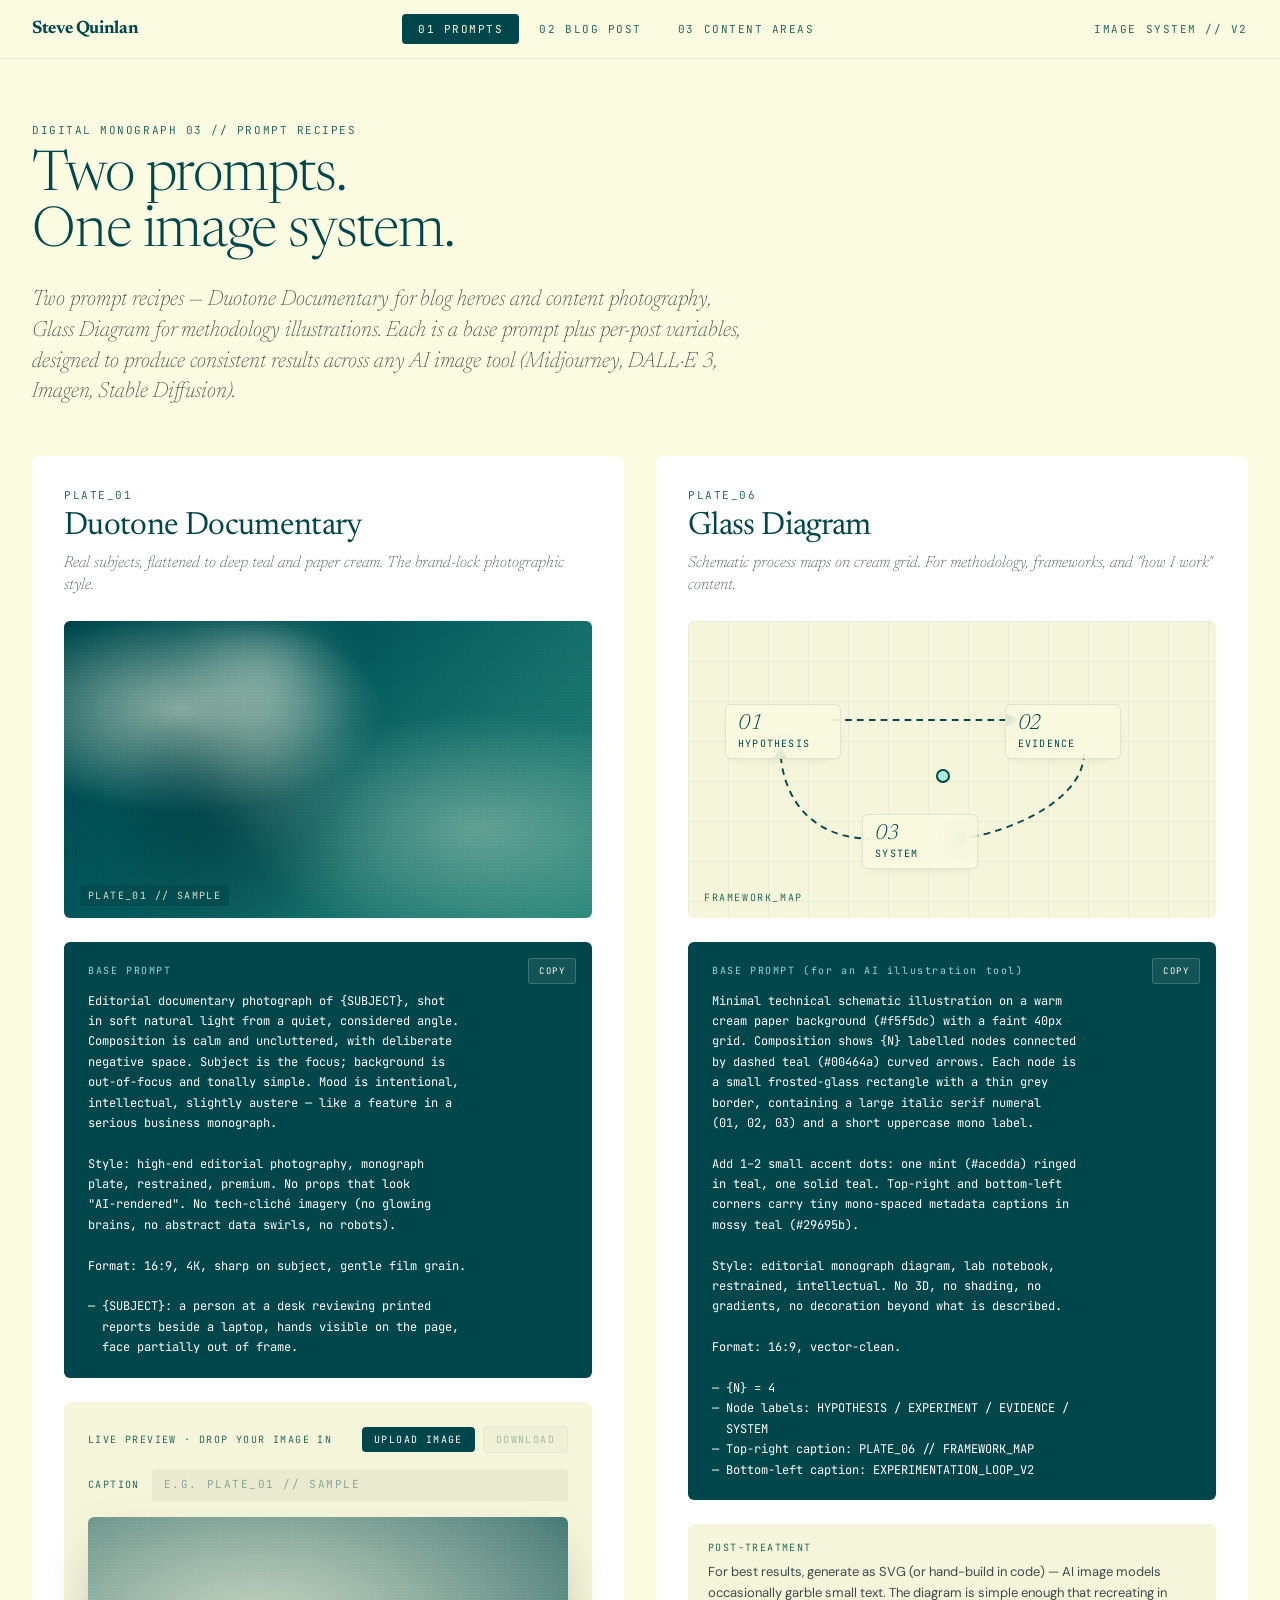
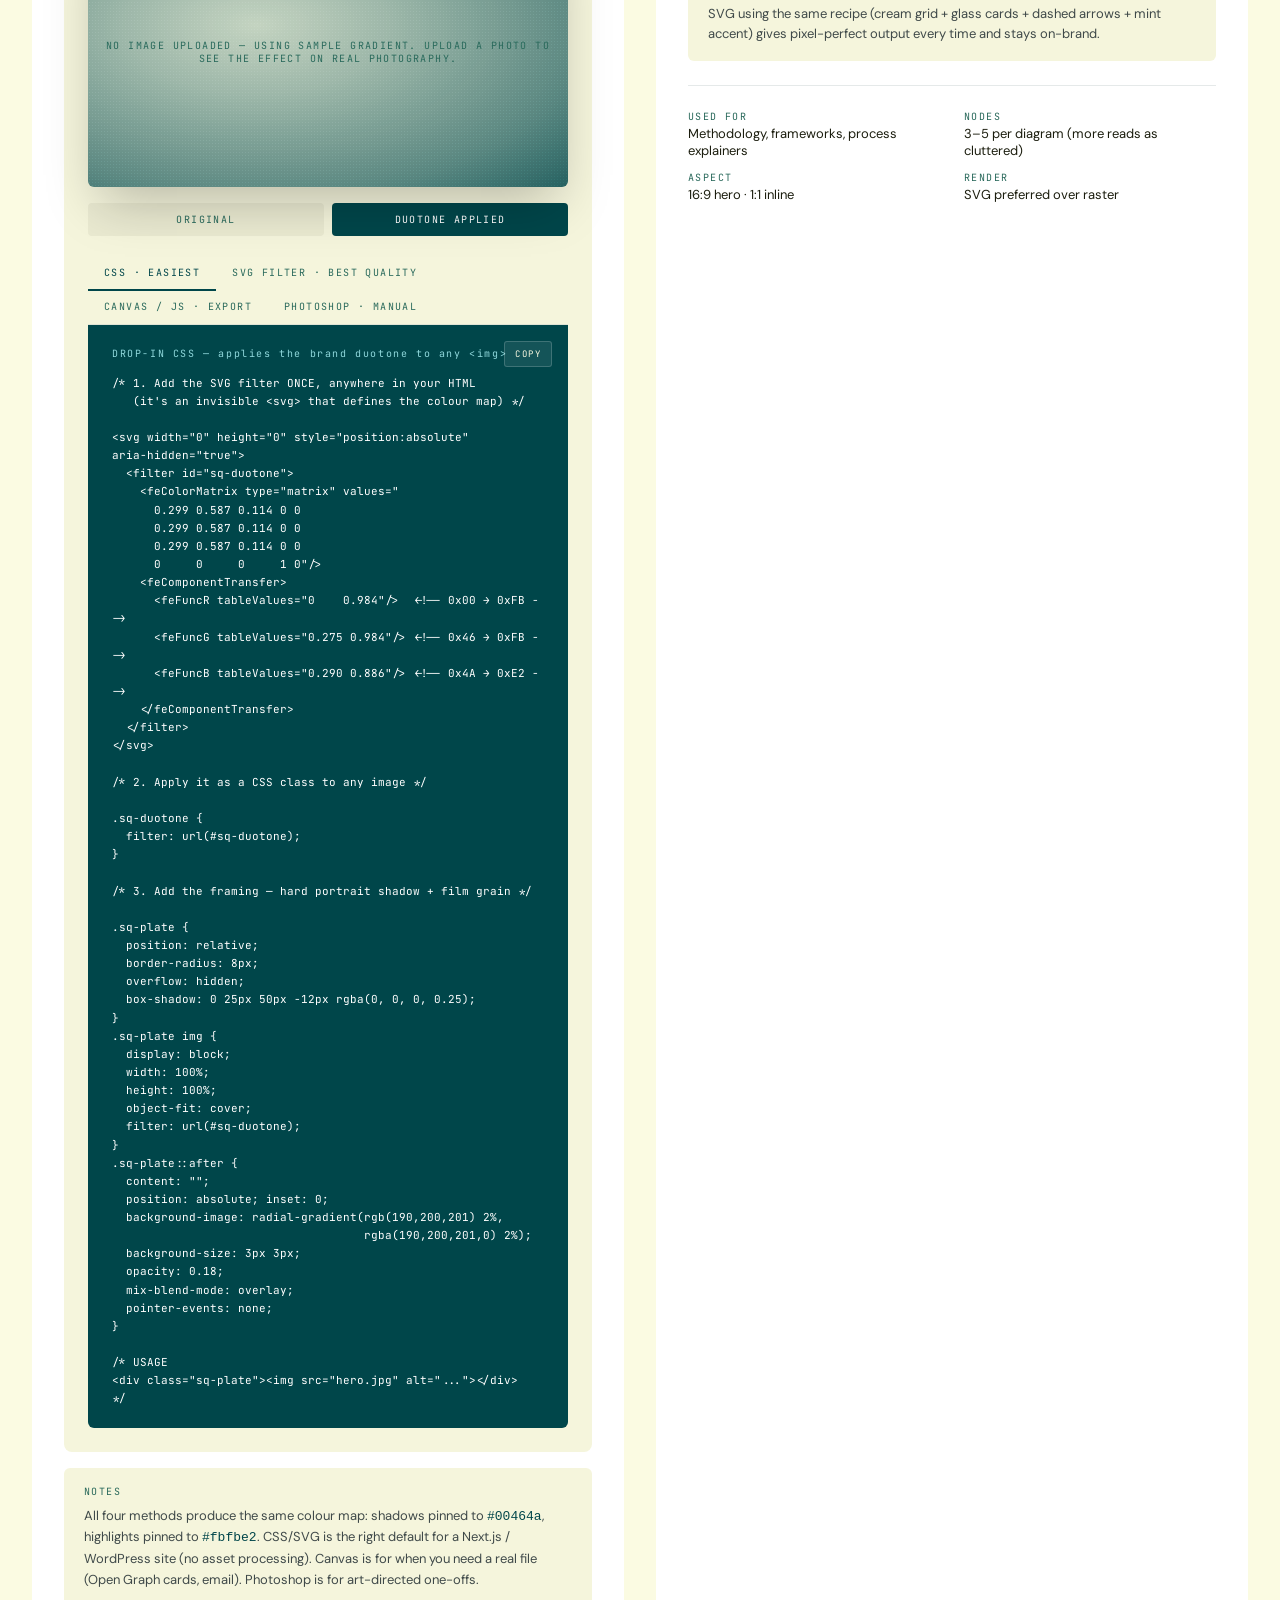
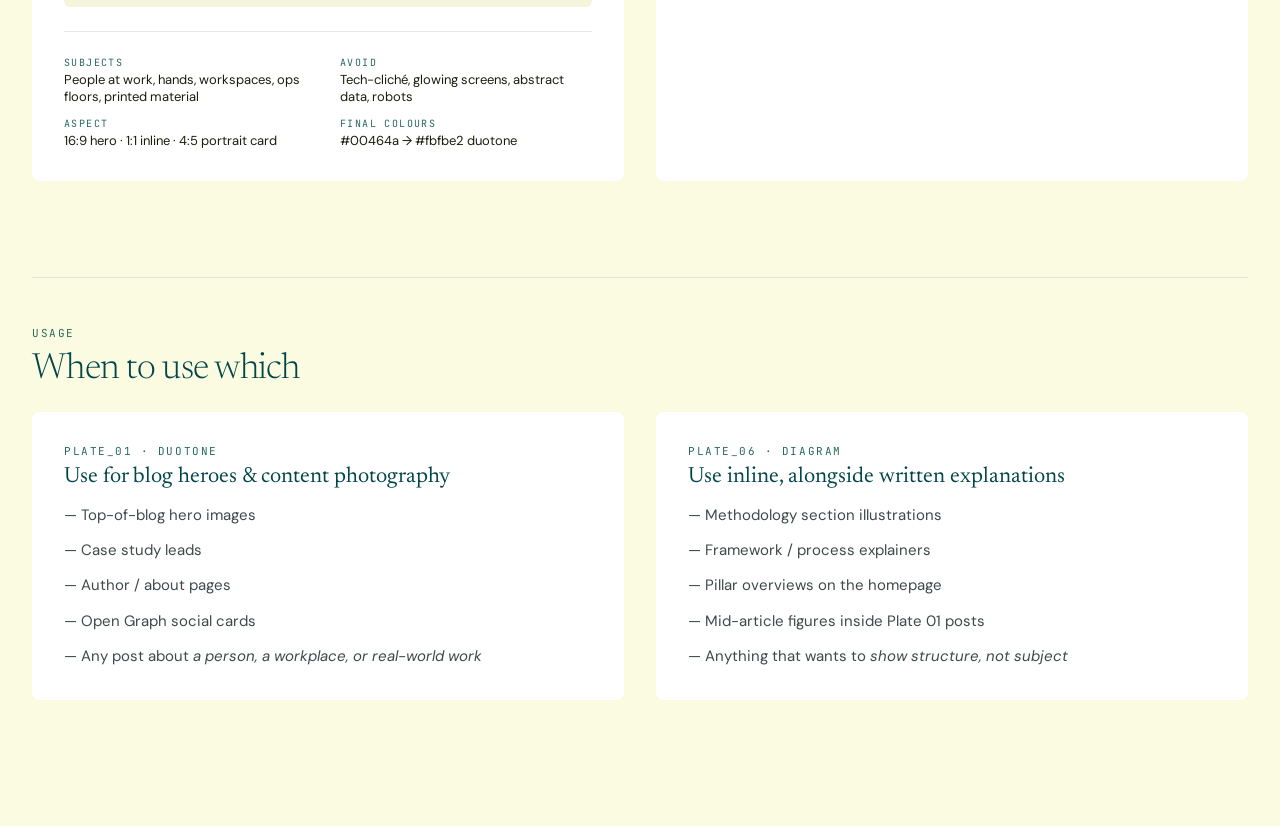
<file: image-style.html>
<!doctype html>
<html lang="en">
<head>
<meta charset="utf-8" />
<meta name="viewport" content="width=1280" />
<title>Image Style — Steve Quinlan</title>
<style>
@import url("https://fonts.googleapis.com/css2?family=Newsreader:ital,opsz,wght@0,6..72,200..700;1,6..72,200..700&family=DM+Sans:opsz,wght@9..40,300..600&family=JetBrains+Mono:wght@400;700&display=swap");

:root {
  --primary:                 #00464a;
  --primary-container:       #006064;
  --on-primary:              #ffffff;
  --on-primary-muted:        #8fd8dc;
  --secondary:               #29695b;
  --secondary-container:     #acedda;
  --surface:                 #fbfbe2;
  --surface-container-low:   #f5f5dc;
  --surface-container:       #eaead1;
  --surface-container-high:  #e4e4cc;
  --surface-container-lowest:#ffffff;
  --on-surface:              #1b1d0e;
  --on-surface-variant:      #3f4949;
  --outline:                 #8fd8dc;
  --outline-variant:         #bec8c9;
  --font-display: "Newsreader", "Times New Roman", Georgia, serif;
  --font-body:    "DM Sans", "Inter", -apple-system, BlinkMacSystemFont, sans-serif;
  --font-mono:    "JetBrains Mono", "Liberation Mono", "SF Mono", Menlo, monospace;
  --gradient-noise: radial-gradient(rgb(190,200,201) 2%, rgba(190,200,201,0) 2%);
}

* { box-sizing: border-box; }

body {
  margin: 0;
  background: var(--surface);
  font-family: var(--font-body);
  color: var(--on-surface);
  -webkit-font-smoothing: antialiased;
  -moz-osx-font-smoothing: grayscale;
}

::selection {
  background: var(--secondary-container);
  color: var(--primary);
}

/* =================== TAB SWITCHER =================== */
.tabbar {
  position: sticky; top: 0; z-index: 50;
  background: rgba(251, 251, 226, 0.92);
  backdrop-filter: blur(12px);
  -webkit-backdrop-filter: blur(12px);
  border-bottom: 1px solid rgba(190,200,201,0.4);
}
.tabbar-inner {
  max-width: 1280px;
  margin: 0 auto;
  padding: 14px 32px;
  display: flex;
  align-items: center;
  justify-content: space-between;
  gap: 32px;
}
.tabbar .brand {
  font-family: var(--font-display);
  font-weight: 700;
  font-size: 18px;
  color: var(--primary);
  letter-spacing: -0.02em;
}
.tabbar nav { display: flex; gap: 4px; }
.tab-btn {
  background: transparent;
  border: 0;
  padding: 8px 16px;
  font-family: var(--font-mono);
  font-size: 11px;
  letter-spacing: 0.14em;
  text-transform: uppercase;
  color: var(--secondary);
  cursor: pointer;
  border-radius: 4px;
  transition: background 180ms;
}
.tab-btn:hover { background: var(--surface-container-low); }
.tab-btn.active {
  background: var(--primary);
  color: var(--surface);
}
.tabbar-meta {
  font-family: var(--font-mono);
  font-size: 11px;
  letter-spacing: 0.14em;
  text-transform: uppercase;
  color: var(--secondary);
}

.screen { display: none; }
.screen.active { display: block; }

/* =================== SHARED PAGE WRAPPER =================== */
.page {
  max-width: 1280px;
  margin: 0 auto;
  padding: 64px 32px 128px;
}

.section-eyebrow {
  font-family: var(--font-mono);
  font-size: 11px;
  letter-spacing: 0.14em;
  text-transform: uppercase;
  color: var(--secondary);
  margin-bottom: 12px;
}
.section-title {
  font-family: var(--font-display);
  font-weight: 300;
  font-size: 56px;
  line-height: 1;
  letter-spacing: -0.02em;
  color: var(--primary);
  margin: 0 0 24px 0;
}
.section-intro {
  font-family: var(--font-display);
  font-style: italic;
  font-weight: 200;
  font-size: 22px;
  line-height: 1.4;
  color: var(--on-surface-variant);
  max-width: 720px;
  margin: 0;
}

/* =================== PROMPTS SCREEN =================== */
.prompts-grid {
  display: grid;
  grid-template-columns: 1fr 1fr;
  gap: 32px;
  margin-top: 48px;
}
.prompt-card {
  background: var(--surface-container-lowest);
  border-radius: 8px;
  padding: 32px;
}
.prompt-card .pc-num {
  font-family: var(--font-mono);
  font-size: 11px;
  letter-spacing: 0.14em;
  color: var(--secondary);
  margin-bottom: 8px;
}
.prompt-card h3 {
  font-family: var(--font-display);
  font-weight: 400;
  font-size: 32px;
  line-height: 1.05;
  letter-spacing: -0.02em;
  color: var(--primary);
  margin: 0 0 8px 0;
}
.prompt-card .pc-sub {
  font-family: var(--font-display);
  font-style: italic;
  font-weight: 200;
  font-size: 16px;
  line-height: 1.4;
  color: var(--on-surface-variant);
  margin: 0 0 24px 0;
}

.prompt-card .preview {
  position: relative;
  aspect-ratio: 16 / 9;
  border-radius: 6px;
  overflow: hidden;
  margin-bottom: 24px;
}

.prompt-block {
  background: var(--primary);
  color: var(--on-primary);
  border-radius: 6px;
  padding: 20px 24px;
  font-family: var(--font-mono);
  font-size: 12px;
  line-height: 1.7;
  position: relative;
  overflow: hidden;
}
.prompt-block::before {
  content: "";
  position: absolute; inset: 0;
  background: var(--gradient-noise);
  background-size: 4px 4px;
  opacity: 0.08;
  pointer-events: none;
}
.prompt-block .pblock-label {
  font-size: 10px;
  letter-spacing: 0.16em;
  color: var(--on-primary-muted);
  margin-bottom: 12px;
  display: block;
}
.prompt-block code {
  font-family: var(--font-mono);
  display: block;
  white-space: pre-wrap;
  text-wrap: pretty;
}
.prompt-block .copy-btn {
  position: absolute;
  top: 16px; right: 16px;
  background: rgba(255,255,255,0.08);
  border: 1px solid rgba(255,255,255,0.18);
  color: var(--surface);
  font-family: var(--font-mono);
  font-size: 9px;
  letter-spacing: 0.16em;
  text-transform: uppercase;
  padding: 6px 10px;
  border-radius: 3px;
  cursor: pointer;
}
.prompt-block .copy-btn:hover { background: rgba(255,255,255,0.14); }

.params {
  display: grid;
  grid-template-columns: 1fr 1fr;
  gap: 12px 24px;
  margin-top: 24px;
  padding-top: 24px;
  border-top: 1px solid rgba(190,200,201,0.4);
}
.params .row { display: flex; flex-direction: column; gap: 2px; }
.params .k {
  font-family: var(--font-mono);
  font-size: 10px;
  letter-spacing: 0.14em;
  text-transform: uppercase;
  color: var(--secondary);
}
.params .v {
  font-family: var(--font-body);
  font-size: 13px;
  color: var(--on-surface);
}

.posttreat {
  margin-top: 24px;
  padding: 16px 20px;
  background: var(--surface-container-low);
  border-radius: 6px;
  font-family: var(--font-body);
  font-size: 13px;
  line-height: 1.6;
  color: var(--on-surface-variant);
}
.posttreat strong {
  display: block;
  font-family: var(--font-mono);
  font-size: 10px;
  letter-spacing: 0.14em;
  text-transform: uppercase;
  color: var(--secondary);
  font-weight: 400;
  margin-bottom: 6px;
}

/* ========== DUOTONE TOOL ========== */
.duotone-tool {
  margin-top: 24px;
  background: var(--surface-container-low);
  border-radius: 8px;
  padding: 24px;
}
.duotone-tool .dt-head {
  display: flex; justify-content: space-between; align-items: baseline;
  margin-bottom: 16px;
  gap: 16px;
}
.duotone-tool .dt-head .lbl {
  font-family: var(--font-mono);
  font-size: 10px;
  letter-spacing: 0.14em;
  text-transform: uppercase;
  color: var(--secondary);
}
.dt-actions {
  display: flex;
  gap: 8px;
  align-items: center;
}
.dt-upload {
  display: inline-flex;
  align-items: center;
  gap: 8px;
  background: var(--primary);
  color: var(--on-primary);
  padding: 6px 12px;
  border-radius: 4px;
  font-family: var(--font-mono);
  font-size: 10px;
  letter-spacing: 0.14em;
  text-transform: uppercase;
  cursor: pointer;
}
.dt-upload input { display: none; }

.dt-download {
  display: inline-flex;
  align-items: center;
  gap: 8px;
  background: var(--surface-container);
  color: var(--secondary);
  padding: 6px 12px;
  border: 1px solid rgba(190, 200, 201, 0.6);
  border-radius: 4px;
  font-family: var(--font-mono);
  font-size: 10px;
  letter-spacing: 0.14em;
  text-transform: uppercase;
  cursor: pointer;
  transition: background 180ms, color 180ms, border-color 180ms;
}
.dt-download:hover:not(:disabled) {
  background: var(--surface-container-high);
  color: var(--primary);
  border-color: var(--primary);
}
.dt-download:disabled {
  opacity: 0.4;
  cursor: not-allowed;
}

.dt-preview {
  position: relative;
  aspect-ratio: 16/9;
  border-radius: 6px;
  overflow: hidden;
  background: var(--surface-container);
  margin-bottom: 16px;
}
.dt-preview img {
  position: absolute; inset: 0;
  width: 100%; height: 100%;
  object-fit: cover;
}
.dt-preview .dt-empty {
  position: absolute; inset: 0;
  display: grid; place-items: center;
  font-family: var(--font-mono);
  font-size: 10px;
  letter-spacing: 0.14em;
  text-transform: uppercase;
  color: var(--secondary);
  text-align: center;
  padding: 16px;
}
.dt-preview .dt-sample {
  position: absolute; inset: 0;
  background:
    radial-gradient(ellipse at 35% 40%, #d9c89a 0%, #b89f6b 30%, #6b5a3a 75%, #2d2618 100%);
}

.dt-preview.is-duotone img,
.dt-preview.is-duotone .dt-sample {
  filter: url(#sq-duotone);
}
.dt-preview.is-duotone::after {
  content: "";
  position: absolute; inset: 0;
  background-image: var(--gradient-noise);
  background-size: 3px 3px;
  opacity: 0.18;
  mix-blend-mode: overlay;
  pointer-events: none;
}
.dt-preview.is-duotone {
  box-shadow: 0 25px 50px -12px rgba(0,0,0,0.25);
}

.dt-toggles {
  display: flex; gap: 8px; margin-bottom: 20px;
}
.dt-toggle {
  flex: 1;
  background: var(--surface-container);
  border: 0;
  padding: 10px;
  border-radius: 4px;
  font-family: var(--font-mono);
  font-size: 10px;
  letter-spacing: 0.14em;
  text-transform: uppercase;
  color: var(--secondary);
  cursor: pointer;
}
.dt-toggle.active {
  background: var(--primary);
  color: var(--on-primary);
}

.dt-tabs {
  display: flex;
  border-bottom: 1px solid rgba(190,200,201,0.4);
  margin-bottom: 0;
  flex-wrap: wrap;
}
.dt-tab {
  background: transparent;
  border: 0;
  padding: 10px 16px;
  font-family: var(--font-mono);
  font-size: 10px;
  letter-spacing: 0.14em;
  text-transform: uppercase;
  color: var(--secondary);
  cursor: pointer;
  border-bottom: 2px solid transparent;
  margin-bottom: -1px;
}
.dt-tab.active {
  color: var(--primary);
  border-bottom-color: var(--primary);
}

.dt-pane { display: none; }
.dt-pane.active { display: block; }

.dt-pane .prompt-block {
  border-radius: 0 0 6px 6px;
  margin-top: 0;
}
.dt-pane .prompt-block code {
  font-size: 11px;
  line-height: 1.65;
}

/* Caption text input row */
.dt-caption-row {
  display: flex;
  align-items: center;
  gap: 12px;
  margin-bottom: 16px;
}
.dt-caption-row .lbl {
  font-family: var(--font-mono);
  font-size: 10px;
  letter-spacing: 0.14em;
  text-transform: uppercase;
  color: var(--secondary);
  white-space: nowrap;
}
.dt-caption-row input {
  flex: 1;
  min-width: 0;
  background: var(--surface-container);
  border: 0;
  border-bottom: 2px solid transparent;
  padding: 8px 12px;
  font-family: var(--font-mono);
  font-size: 11px;
  letter-spacing: 0.14em;
  text-transform: uppercase;
  color: var(--on-surface);
  border-radius: 4px 4px 0 0;
  transition: border-color 240ms;
}
.dt-caption-row input::placeholder {
  color: var(--secondary);
  opacity: 0.5;
  text-transform: uppercase;
}
.dt-caption-row input:focus {
  outline: none;
  border-bottom-color: var(--primary);
}

/* The overlay caption that sits on top of the preview image */
.dt-caption {
  position: absolute;
  left: 16px;
  bottom: 12px;
  z-index: 3;
  font-family: var(--font-mono);
  font-size: 10px;
  letter-spacing: 0.14em;
  text-transform: uppercase;
  color: rgba(251, 251, 226, 0.85);
  padding: 4px 8px;
  background: rgba(0, 70, 74, 0.55);
  backdrop-filter: blur(6px);
  -webkit-backdrop-filter: blur(6px);
  border-radius: 2px;
  white-space: nowrap;
  max-width: calc(100% - 32px);
  overflow: hidden;
  text-overflow: ellipsis;
  pointer-events: none;
  display: none;
}
.dt-caption.show { display: block; }

/* =================== PLATE 01 MOCK PREVIEW =================== */
.p01 .img {
  position: absolute; inset: 0;
  background:
    radial-gradient(ellipse at 22% 30%, rgba(251,251,226,0.55) 0%, transparent 35%),
    radial-gradient(ellipse at 78% 70%, rgba(251,251,226,0.30) 0%, transparent 40%),
    linear-gradient(135deg, #00464a 0%, #0a575b 35%, #1d6f6a 65%, #2e8478 100%);
  filter: contrast(1.08);
}
.p01 .subject {
  position: absolute;
  left: 12%; bottom: -8%;
  width: 52%; height: 105%;
  background:
    radial-gradient(ellipse at 50% 20%, rgba(251,251,226,0.35) 0%, transparent 45%),
    radial-gradient(ellipse at 35% 60%, rgba(0,40,45,0.45) 0%, transparent 55%);
  filter: blur(18px);
}
.p01 .grain {
  position: absolute; inset: 0;
  background-image: var(--gradient-noise);
  background-size: 3px 3px;
  opacity: 0.18;
  mix-blend-mode: overlay;
  pointer-events: none;
}
.p01 .caption {
  position: absolute;
  left: 16px; bottom: 12px;
  font-family: var(--font-mono);
  font-size: 10px;
  letter-spacing: 0.14em;
  text-transform: uppercase;
  color: rgba(251,251,226,0.85);
  padding: 4px 8px;
  background: rgba(0,70,74,0.55);
  backdrop-filter: blur(6px);
  -webkit-backdrop-filter: blur(6px);
  border-radius: 2px;
  white-space: nowrap;
  max-width: calc(100% - 32px);
}

/* =================== PLATE 06 MOCK PREVIEW =================== */
.p06 .field {
  position: absolute; inset: 0;
  background: var(--surface-container-low);
  overflow: hidden;
}
.p06 .grid {
  position: absolute; inset: 0;
  background-image:
    linear-gradient(rgba(0,70,74,0.05) 1px, transparent 1px),
    linear-gradient(90deg, rgba(0,70,74,0.05) 1px, transparent 1px);
  background-size: 40px 40px;
}
.p06 svg.diagram {
  position: absolute; inset: 0;
  width: 100%; height: 100%;
}
.p06 .glass-card {
  position: absolute;
  background: rgba(251, 251, 226, 0.80);
  backdrop-filter: blur(12px);
  -webkit-backdrop-filter: blur(12px);
  border: 1px solid rgba(190,200,201,0.45);
  border-radius: 6px;
  padding: 8px 12px;
  font-family: var(--font-mono);
  font-size: 10px;
  letter-spacing: 0.12em;
  text-transform: uppercase;
  color: var(--primary);
  box-shadow: 0 4px 12px -8px rgba(0,0,0,0.18);
}
.p06 .glass-card .num {
  display: block;
  font-family: var(--font-display);
  font-weight: 300;
  font-style: italic;
  font-size: 22px;
  letter-spacing: -0.02em;
  text-transform: none;
  color: var(--primary);
  margin-bottom: 2px;
  line-height: 1;
}
.p06 .pin-mint {
  position: absolute;
  width: 14px; height: 14px;
  border-radius: 50%;
  background: var(--secondary-container);
  border: 2px solid var(--primary);
}
.p06 .corner-id {
  position: absolute;
  bottom: 14px; left: 16px;
  font-family: var(--font-mono);
  font-size: 10px;
  letter-spacing: 0.16em;
  text-transform: uppercase;
  color: var(--secondary);
}

/* =================== USAGE FOOTER =================== */
.usage-section {
  margin-top: 96px;
  padding-top: 48px;
  border-top: 1px solid rgba(190,200,201,0.4);
}
.usage-title {
  font-family: var(--font-display);
  font-weight: 300;
  font-size: 36px;
  letter-spacing: -0.02em;
  color: var(--primary);
  margin: 0 0 24px 0;
}
.usage-grid {
  display: grid;
  grid-template-columns: 1fr 1fr;
  gap: 32px;
}
.usage-card {
  background: var(--surface-container-lowest);
  padding: 32px;
  border-radius: 8px;
}
.usage-card .ucard-eyebrow {
  font-family: var(--font-mono);
  font-size: 11px;
  letter-spacing: 0.14em;
  text-transform: uppercase;
  color: var(--secondary);
  margin-bottom: 8px;
}
.usage-card h4 {
  font-family: var(--font-display);
  font-weight: 400;
  font-size: 22px;
  color: var(--primary);
  margin: 0 0 16px 0;
}
.usage-card ul {
  list-style: none;
  padding: 0; margin: 0;
  display: flex;
  flex-direction: column;
  gap: 12px;
  font-size: 15px;
  line-height: 1.55;
  color: var(--on-surface-variant);
}
</style>
</head>
<body>

<!-- ============ DUOTONE FILTER (inline SVG, namespace-correct) ============ -->
<svg width="0" height="0" style="position:absolute" aria-hidden="true">
  <filter id="sq-duotone" color-interpolation-filters="sRGB">
    <feColorMatrix type="matrix" values="0.299 0.587 0.114 0 0
                                         0.299 0.587 0.114 0 0
                                         0.299 0.587 0.114 0 0
                                         0     0     0     1 0"/>
    <feComponentTransfer>
      <feFuncR type="table" tableValues="0     0.984"/>
      <feFuncG type="table" tableValues="0.275 0.984"/>
      <feFuncB type="table" tableValues="0.290 0.886"/>
    </feComponentTransfer>
  </filter>
</svg>

<!-- ============ TAB BAR ============ -->
<header class="tabbar">
  <div class="tabbar-inner">
    <div class="brand">Steve Quinlan</div>
    <nav>
      <button class="tab-btn active" data-screen="prompts">01 Prompts</button>
      <button class="tab-btn" data-screen="blog">02 Blog Post</button>
      <button class="tab-btn" data-screen="content">03 Content Areas</button>
    </nav>
    <div class="tabbar-meta">Image System // V2</div>
  </div>
</header>

<!-- =================================================== -->
<!-- SCREEN 01 — PROMPTS                                  -->
<!-- =================================================== -->
<main class="screen active" id="screen-prompts">
<div class="page">

  <div class="section-eyebrow">DIGITAL MONOGRAPH 03 // PROMPT RECIPES</div>
  <h1 class="section-title">Two prompts.<br>One image system.</h1>
  <p class="section-intro">
    Two prompt recipes — Duotone Documentary for blog heroes and content photography, Glass Diagram for methodology illustrations. Each is a base prompt plus per-post variables, designed to produce consistent results across any AI image tool (Midjourney, DALL·E 3, Imagen, Stable Diffusion).
  </p>

  <div class="prompts-grid">

    <!-- ========== PROMPT 01 — Duotone ========== -->
    <article class="prompt-card">
      <div class="pc-num">PLATE_01</div>
      <h3>Duotone Documentary</h3>
      <p class="pc-sub">Real subjects, flattened to deep teal and paper cream. The brand-lock photographic style.</p>

      <div class="preview p01">
        <div class="img"></div>
        <div class="subject"></div>
        <div class="grain"></div>
        <div class="caption">PLATE_01 // SAMPLE</div>
      </div>

      <div class="prompt-block">
        <button class="copy-btn" data-target="prompt-01">COPY</button>
        <span class="pblock-label">BASE PROMPT</span>
<code id="prompt-01">Editorial documentary photograph of {SUBJECT}, shot
in soft natural light from a quiet, considered angle.
Composition is calm and uncluttered, with deliberate
negative space. Subject is the focus; background is
out-of-focus and tonally simple. Mood is intentional,
intellectual, slightly austere — like a feature in a
serious business monograph.

Style: high-end editorial photography, monograph
plate, restrained, premium. No props that look
"AI-rendered". No tech-cliché imagery (no glowing
brains, no abstract data swirls, no robots).

Format: 16:9, 4K, sharp on subject, gentle film grain.

— {SUBJECT}: a person at a desk reviewing printed
  reports beside a laptop, hands visible on the page,
  face partially out of frame.</code>
      </div>

      <div class="duotone-tool">
        <div class="dt-head">
          <span class="lbl">LIVE PREVIEW · DROP YOUR IMAGE IN</span>
          <div class="dt-actions">
            <label class="dt-upload">
              UPLOAD IMAGE
              <input type="file" id="dt-file" accept="image/*">
            </label>
            <button class="dt-download" id="dt-download" type="button" disabled>DOWNLOAD</button>
          </div>
        </div>

        <div class="dt-caption-row">
          <span class="lbl">Caption</span>
          <input type="text" id="dt-caption-input" placeholder="e.g. PLATE_01 // SAMPLE" maxlength="80" autocomplete="off">
        </div>

        <div class="dt-preview is-duotone" id="dt-preview">
          <div class="dt-sample"></div>
          <div class="dt-empty" id="dt-empty">No image uploaded — using sample gradient. Upload a photo to see the effect on real photography.</div>
          <div class="dt-caption" id="dt-caption"></div>
        </div>

        <div class="dt-toggles">
          <button class="dt-toggle" data-state="off">ORIGINAL</button>
          <button class="dt-toggle active" data-state="on">DUOTONE APPLIED</button>
        </div>

        <div class="dt-tabs">
          <button class="dt-tab active" data-pane="css">CSS · Easiest</button>
          <button class="dt-tab" data-pane="svg">SVG Filter · Best Quality</button>
          <button class="dt-tab" data-pane="canvas">Canvas / JS · Export</button>
          <button class="dt-tab" data-pane="ps">Photoshop · Manual</button>
        </div>

        <!-- CSS pane -->
        <div class="dt-pane active" data-pane="css">
          <div class="prompt-block">
            <button class="copy-btn" data-target="code-css">COPY</button>
            <span class="pblock-label">DROP-IN CSS — applies the brand duotone to any &lt;img&gt;</span>
<code id="code-css">/* 1. Add the SVG filter ONCE, anywhere in your HTML
   (it's an invisible &lt;svg&gt; that defines the colour map) */

&lt;svg width="0" height="0" style="position:absolute" aria-hidden="true"&gt;
  &lt;filter id="sq-duotone"&gt;
    &lt;feColorMatrix type="matrix" values="
      0.299 0.587 0.114 0 0
      0.299 0.587 0.114 0 0
      0.299 0.587 0.114 0 0
      0     0     0     1 0"/&gt;
    &lt;feComponentTransfer&gt;
      &lt;feFuncR tableValues="0    0.984"/&gt;  &lt;!-- 0x00 → 0xFB --&gt;
      &lt;feFuncG tableValues="0.275 0.984"/&gt; &lt;!-- 0x46 → 0xFB --&gt;
      &lt;feFuncB tableValues="0.290 0.886"/&gt; &lt;!-- 0x4A → 0xE2 --&gt;
    &lt;/feComponentTransfer&gt;
  &lt;/filter&gt;
&lt;/svg&gt;

/* 2. Apply it as a CSS class to any image */

.sq-duotone {
  filter: url(#sq-duotone);
}

/* 3. Add the framing — hard portrait shadow + film grain */

.sq-plate {
  position: relative;
  border-radius: 8px;
  overflow: hidden;
  box-shadow: 0 25px 50px -12px rgba(0, 0, 0, 0.25);
}
.sq-plate img {
  display: block;
  width: 100%;
  height: 100%;
  object-fit: cover;
  filter: url(#sq-duotone);
}
.sq-plate::after {
  content: "";
  position: absolute; inset: 0;
  background-image: radial-gradient(rgb(190,200,201) 2%,
                                    rgba(190,200,201,0) 2%);
  background-size: 3px 3px;
  opacity: 0.18;
  mix-blend-mode: overlay;
  pointer-events: none;
}

/* USAGE
&lt;div class="sq-plate"&gt;&lt;img src="hero.jpg" alt="..."&gt;&lt;/div&gt;
*/</code>
          </div>
        </div>

        <!-- SVG pane -->
        <div class="dt-pane" data-pane="svg">
          <div class="prompt-block">
            <button class="copy-btn" data-target="code-svg">COPY</button>
            <span class="pblock-label">SVG FILTER ONLY — paste once, reference by id</span>
<code id="code-svg">&lt;svg xmlns="http://www.w3.org/2000/svg" width="0" height="0"
     style="position:absolute" aria-hidden="true"&gt;
  &lt;defs&gt;
    &lt;filter id="sq-duotone" color-interpolation-filters="sRGB"&gt;
      &lt;!-- Step 1: convert to luminance (greyscale) --&gt;
      &lt;feColorMatrix type="matrix" values="
        0.299 0.587 0.114 0 0
        0.299 0.587 0.114 0 0
        0.299 0.587 0.114 0 0
        0     0     0     1 0"/&gt;

      &lt;!-- Step 2: remap luminance to the brand gradient
           shadow  = #00464a (rgb 0, 70, 74)
           highlight = #fbfbe2 (rgb 251, 251, 226) --&gt;
      &lt;feComponentTransfer&gt;
        &lt;feFuncR tableValues="0     0.984"/&gt;
        &lt;feFuncG tableValues="0.275 0.984"/&gt;
        &lt;feFuncB tableValues="0.290 0.886"/&gt;
      &lt;/feComponentTransfer&gt;
    &lt;/filter&gt;
  &lt;/defs&gt;
&lt;/svg&gt;

&lt;!-- Reference from anywhere: --&gt;
&lt;img src="hero.jpg" style="filter: url(#sq-duotone)"&gt;</code>
          </div>
        </div>

        <!-- Canvas / JS pane -->
        <div class="dt-pane" data-pane="canvas">
          <div class="prompt-block">
            <button class="copy-btn" data-target="code-canvas">COPY</button>
            <span class="pblock-label">CANVAS · BAKE THE EFFECT INTO A FILE (for export / OG cards)</span>
<code id="code-canvas">// Apply the Steve Quinlan duotone to an image and return a Blob.
// Use when you need a real PNG/JPEG file (CMS upload, OG card, email).

async function applyDuotone(file, {
  shadow    = [0,   70,  74],   // #00464a
  highlight = [251, 251, 226],  // #fbfbe2
} = {}) {
  const img = await new Promise((res, rej) =&gt; {
    const i = new Image();
    i.onload  = () =&gt; res(i);
    i.onerror = rej;
    i.src = URL.createObjectURL(file);
  });

  const canvas = document.createElement('canvas');
  canvas.width  = img.naturalWidth;
  canvas.height = img.naturalHeight;
  const ctx = canvas.getContext('2d');
  ctx.drawImage(img, 0, 0);

  const data = ctx.getImageData(0, 0, canvas.width, canvas.height);
  const px   = data.data;

  for (let i = 0; i &lt; px.length; i += 4) {
    // luminance (Rec. 601)
    const lum = (px[i] * 0.299 + px[i+1] * 0.587 + px[i+2] * 0.114) / 255;
    // mix shadow → highlight by luminance
    px[i  ] = shadow[0] + (highlight[0] - shadow[0]) * lum;
    px[i+1] = shadow[1] + (highlight[1] - shadow[1]) * lum;
    px[i+2] = shadow[2] + (highlight[2] - shadow[2]) * lum;
    // alpha untouched
  }
  ctx.putImageData(data, 0, 0);

  return new Promise(res =&gt; canvas.toBlob(res, 'image/png'));
}

// Example
// const blob = await applyDuotone(fileInput.files[0]);
// document.querySelector('img').src = URL.createObjectURL(blob);</code>
          </div>
        </div>

        <!-- Photoshop pane -->
        <div class="dt-pane" data-pane="ps">
          <div class="prompt-block" style="background: var(--surface-container); color: var(--on-surface);">
            <button class="copy-btn" data-target="code-ps" style="background: rgba(0,70,74,0.08); border-color: rgba(0,70,74,0.2); color: var(--primary);">COPY</button>
            <span class="pblock-label" style="color: var(--secondary);">PHOTOSHOP · MANUAL STEPS</span>
<code id="code-ps" style="color: var(--on-surface);">1. Open the image. Convert to Smart Object so it stays
   non-destructive (Layer → Smart Objects → Convert).

2. Add a Black &amp; White adjustment layer (Layer → New
   Adjustment Layer → Black &amp; White). Default settings
   are fine — this gives a clean luminance map.

3. Add a Gradient Map adjustment layer above it (Layer
   → New Adjustment Layer → Gradient Map).

4. Click the gradient strip and build a 2-stop gradient:
     • Left stop  (shadow)    — #00464a
     • Right stop (highlight) — #fbfbe2
   Save as a preset named "SQ Duotone" for re-use.

5. Optional: add a Noise layer above (Filter → Noise →
   Add Noise, 4–8% gaussian, monochromatic) on a 50%
   grey layer set to Overlay blend mode at ~30%.

6. Export as PNG or JPEG @ 2400px on the long edge.
   Apply the card frame + portrait shadow in code, not
   in Photoshop — keeps the source asset clean.</code>
          </div>
        </div>
      </div>

      <div class="posttreat" style="margin-top: 16px;">
        <strong>NOTES</strong>
        All four methods produce the same colour map: shadows pinned to <code style="color: var(--primary);">#00464a</code>, highlights pinned to <code style="color: var(--primary);">#fbfbe2</code>. CSS/SVG is the right default for a Next.js / WordPress site (no asset processing). Canvas is for when you need a real file (Open Graph cards, email). Photoshop is for art-directed one-offs.
      </div>

      <div class="params">
        <div class="row"><span class="k">Subjects</span><span class="v">People at work, hands, workspaces, ops floors, printed material</span></div>
        <div class="row"><span class="k">Avoid</span><span class="v">Tech-cliché, glowing screens, abstract data, robots</span></div>
        <div class="row"><span class="k">Aspect</span><span class="v">16:9 hero · 1:1 inline · 4:5 portrait card</span></div>
        <div class="row"><span class="k">Final colours</span><span class="v">#00464a → #fbfbe2 duotone</span></div>
      </div>
    </article>

    <!-- ========== PROMPT 02 — Glass Diagram ========== -->
    <article class="prompt-card">
      <div class="pc-num">PLATE_06</div>
      <h3>Glass Diagram</h3>
      <p class="pc-sub">Schematic process maps on cream grid. For methodology, frameworks, and "how I work" content.</p>

      <div class="preview p06">
        <div class="field">
          <div class="grid"></div>
          <svg class="diagram" viewBox="0 0 400 225" preserveAspectRatio="none">
            <defs>
              <marker id="arrow-pp" viewBox="0 0 10 10" refX="9" refY="5" markerWidth="7" markerHeight="7" orient="auto-start-reverse">
                <path d="M0,0 L10,5 L0,10 z" fill="#00464a"/>
              </marker>
            </defs>
            <path d="M 110 75 C 160 75, 200 75, 250 75" fill="none" stroke="#00464a" stroke-width="1.4" stroke-dasharray="5 4" marker-end="url(#arrow-pp)"/>
            <path d="M 300 100 C 300 140, 230 165, 200 165" fill="none" stroke="#00464a" stroke-width="1.4" stroke-dasharray="5 4" marker-end="url(#arrow-pp)"/>
            <path d="M 140 165 C 90 165, 70 130, 70 95" fill="none" stroke="#00464a" stroke-width="1.4" stroke-dasharray="5 4" marker-end="url(#arrow-pp)"/>
          </svg>
          <div class="glass-card" style="left: 7%; top: 28%; width: 22%;"><span class="num">01</span>HYPOTHESIS</div>
          <div class="glass-card" style="left: 60%; top: 28%; width: 22%;"><span class="num">02</span>EVIDENCE</div>
          <div class="glass-card" style="left: 33%; top: 65%; width: 22%;"><span class="num">03</span>SYSTEM</div>
          <div class="pin-mint" style="left: 47%; top: 50%;"></div>
          <div class="corner-id">FRAMEWORK_MAP</div>
        </div>
      </div>

      <div class="prompt-block">
        <button class="copy-btn" data-target="prompt-06">COPY</button>
        <span class="pblock-label">BASE PROMPT (for an AI illustration tool)</span>
<code id="prompt-06">Minimal technical schematic illustration on a warm
cream paper background (#f5f5dc) with a faint 40px
grid. Composition shows {N} labelled nodes connected
by dashed teal (#00464a) curved arrows. Each node is
a small frosted-glass rectangle with a thin grey
border, containing a large italic serif numeral
(01, 02, 03) and a short uppercase mono label.

Add 1–2 small accent dots: one mint (#acedda) ringed
in teal, one solid teal. Top-right and bottom-left
corners carry tiny mono-spaced metadata captions in
mossy teal (#29695b).

Style: editorial monograph diagram, lab notebook,
restrained, intellectual. No 3D, no shading, no
gradients, no decoration beyond what is described.

Format: 16:9, vector-clean.

— {N} = 4
— Node labels: HYPOTHESIS / EXPERIMENT / EVIDENCE /
  SYSTEM
— Top-right caption: PLATE_06 // FRAMEWORK_MAP
— Bottom-left caption: EXPERIMENTATION_LOOP_V2</code>
      </div>

      <div class="posttreat">
        <strong>POST-TREATMENT</strong>
        For best results, generate as SVG (or hand-build in code) — AI image models occasionally garble small text. The diagram is simple enough that recreating in SVG using the same recipe (cream grid + glass cards + dashed arrows + mint accent) gives pixel-perfect output every time and stays on-brand.
      </div>

      <div class="params">
        <div class="row"><span class="k">Used for</span><span class="v">Methodology, frameworks, process explainers</span></div>
        <div class="row"><span class="k">Nodes</span><span class="v">3–5 per diagram (more reads as cluttered)</span></div>
        <div class="row"><span class="k">Aspect</span><span class="v">16:9 hero · 1:1 inline</span></div>
        <div class="row"><span class="k">Render</span><span class="v">SVG preferred over raster</span></div>
      </div>
    </article>

  </div>

  <!-- usage rules -->
  <section class="usage-section">
    <div class="section-eyebrow">USAGE</div>
    <h2 class="usage-title">When to use which</h2>
    <div class="usage-grid">
      <div class="usage-card">
        <div class="ucard-eyebrow">PLATE_01 · DUOTONE</div>
        <h4>Use for blog heroes &amp; content photography</h4>
        <ul>
          <li>— Top-of-blog hero images</li>
          <li>— Case study leads</li>
          <li>— Author / about pages</li>
          <li>— Open Graph social cards</li>
          <li>— Any post about <em>a person, a workplace, or real-world work</em></li>
        </ul>
      </div>
      <div class="usage-card">
        <div class="ucard-eyebrow">PLATE_06 · DIAGRAM</div>
        <h4>Use inline, alongside written explanations</h4>
        <ul>
          <li>— Methodology section illustrations</li>
          <li>— Framework / process explainers</li>
          <li>— Pillar overviews on the homepage</li>
          <li>— Mid-article figures inside Plate 01 posts</li>
          <li>— Anything that wants to <em>show structure, not subject</em></li>
        </ul>
      </div>
    </div>
  </section>

</div>
</main>

<script>
  // Tab switcher (top-level screens). Only #screen-prompts exists; clicks on
  // 02/03 still toggle the visual active state but stay on prompts.
  document.querySelectorAll('.tab-btn').forEach(btn => {
    btn.addEventListener('click', () => {
      const target = btn.dataset.screen;
      document.querySelectorAll('.tab-btn').forEach(b => b.classList.toggle('active', b === btn));
      const screen = document.getElementById('screen-' + target);
      if (screen) {
        document.querySelectorAll('.screen').forEach(s => s.classList.toggle('active', s === screen));
        window.scrollTo(0, 0);
      }
    });
  });

  // Copy buttons — copy the target element's text to clipboard with feedback.
  document.querySelectorAll('.copy-btn').forEach(btn => {
    btn.addEventListener('click', () => {
      const target = document.getElementById(btn.dataset.target);
      if (!target) return;
      navigator.clipboard.writeText(target.innerText).then(() => {
        const orig = btn.textContent;
        btn.textContent = 'COPIED';
        setTimeout(() => { btn.textContent = orig; }, 1400);
      }).catch(() => {});
    });
  });

  // Duotone tool — code tab switcher
  document.querySelectorAll('.dt-tab').forEach(tab => {
    tab.addEventListener('click', () => {
      const name = tab.dataset.pane;
      document.querySelectorAll('.dt-tab').forEach(t => t.classList.toggle('active', t === tab));
      document.querySelectorAll('.dt-pane').forEach(p => p.classList.toggle('active', p.dataset.pane === name));
    });
  });

  // ORIGINAL / DUOTONE APPLIED toggle
  const preview = document.getElementById('dt-preview');
  document.querySelectorAll('.dt-toggle').forEach(t => {
    t.addEventListener('click', () => {
      document.querySelectorAll('.dt-toggle').forEach(b => b.classList.toggle('active', b === t));
      preview.classList.toggle('is-duotone', t.dataset.state === 'on');
    });
  });

  // File upload — replace sample/empty with a real <img>
  const fileInput = document.getElementById('dt-file');
  const downloadBtn = document.getElementById('dt-download');
  let uploadedImageUrl = null;

  fileInput.addEventListener('change', e => {
    const f = e.target.files[0];
    if (!f) return;
    if (uploadedImageUrl) URL.revokeObjectURL(uploadedImageUrl);
    uploadedImageUrl = URL.createObjectURL(f);
    preview.querySelectorAll('.dt-sample, .dt-empty, img').forEach(n => n.remove());
    const img = document.createElement('img');
    img.src = uploadedImageUrl;
    img.alt = '';
    preview.insertBefore(img, preview.firstChild);
    downloadBtn.disabled = false;
  });

  // Caption overlay — type to add a caption pill onto the preview
  const captionInput = document.getElementById('dt-caption-input');
  const caption = document.getElementById('dt-caption');
  captionInput.addEventListener('input', e => {
    const text = e.target.value.trim();
    caption.textContent = text;
    caption.classList.toggle('show', text.length > 0);
  });

  // Download — bake current state (duotone + grain + caption) into a PNG
  function applyGrainToCanvas(ctx, w, h) {
    // Mirrors .dt-preview.is-duotone::after on screen:
    //   background: radial-gradient at 3px tiles, opacity 0.18, overlay blend.
    // Scale the tile so density matches the on-screen preview (~200 tiles
    // across the smaller dimension), otherwise the grain disappears on big files.
    const tileSize = Math.max(3, Math.round(Math.min(w, h) / 200));
    const dotSize = Math.max(1, Math.round(tileSize / 3));
    const offset = Math.floor((tileSize - dotSize) / 2);

    const tile = document.createElement('canvas');
    tile.width = tileSize;
    tile.height = tileSize;
    const tctx = tile.getContext('2d');
    tctx.fillStyle = 'rgb(190, 200, 201)';
    tctx.fillRect(offset, offset, dotSize, dotSize);

    ctx.save();
    ctx.globalCompositeOperation = 'overlay';
    ctx.globalAlpha = 0.18;
    ctx.fillStyle = ctx.createPattern(tile, 'repeat');
    ctx.fillRect(0, 0, w, h);
    ctx.restore();
  }

  function drawCaptionOnCanvas(ctx, text, w, h) {
    const upper = text.toUpperCase();
    const baseSize = Math.max(14, Math.round(h * 0.018));
    const padX = Math.round(baseSize * 0.85);
    const padY = Math.round(baseSize * 0.45);
    const margin = Math.round(baseSize * 1.4);
    const radius = Math.max(2, Math.round(baseSize * 0.18));

    ctx.save();
    ctx.font = `400 ${baseSize}px "JetBrains Mono", "SF Mono", Menlo, monospace`;
    if ('letterSpacing' in ctx) ctx.letterSpacing = `${baseSize * 0.14}px`;
    ctx.textBaseline = 'middle';

    const textW = ctx.measureText(upper).width;
    const pillW = Math.min(textW + padX * 2, w - margin * 2);
    const pillH = baseSize + padY * 2;
    const x = margin;
    const y = h - margin - pillH;

    ctx.fillStyle = 'rgba(0, 70, 74, 0.55)';
    if (typeof ctx.roundRect === 'function') {
      ctx.beginPath();
      ctx.roundRect(x, y, pillW, pillH, radius);
      ctx.fill();
    } else {
      ctx.fillRect(x, y, pillW, pillH);
    }

    ctx.fillStyle = 'rgba(251, 251, 226, 0.85)';
    ctx.fillText(upper, x + padX, y + pillH / 2);
    ctx.restore();
  }

  downloadBtn.addEventListener('click', async () => {
    if (!uploadedImageUrl) return;
    downloadBtn.disabled = true;
    const orig = downloadBtn.textContent;
    downloadBtn.textContent = 'WORKING…';

    try {
      const img = await new Promise((res, rej) => {
        const i = new Image();
        i.onload = () => res(i);
        i.onerror = rej;
        i.src = uploadedImageUrl;
      });

      const canvas = document.createElement('canvas');
      canvas.width = img.naturalWidth;
      canvas.height = img.naturalHeight;
      const ctx = canvas.getContext('2d');
      ctx.drawImage(img, 0, 0);

      // Apply duotone (Rec. 601 luminance → shadow#00464a / highlight#fbfbe2)
      // only when the toggle is on. Same math as the SVG filter and the
      // Canvas/JS code sample shown in the tool.
      if (preview.classList.contains('is-duotone')) {
        const data = ctx.getImageData(0, 0, canvas.width, canvas.height);
        const px = data.data;
        const sR = 0,   sG = 70,  sB = 74;
        const hR = 251, hG = 251, hB = 226;
        for (let i = 0; i < px.length; i += 4) {
          const lum = (px[i] * 0.299 + px[i+1] * 0.587 + px[i+2] * 0.114) / 255;
          px[i]   = sR + (hR - sR) * lum;
          px[i+1] = sG + (hG - sG) * lum;
          px[i+2] = sB + (hB - sB) * lum;
        }
        ctx.putImageData(data, 0, 0);
        applyGrainToCanvas(ctx, canvas.width, canvas.height);
      }

      const captionText = caption.textContent.trim();
      if (captionText && caption.classList.contains('show')) {
        drawCaptionOnCanvas(ctx, captionText, canvas.width, canvas.height);
      }

      const blob = await new Promise(res => canvas.toBlob(res, 'image/png'));
      if (!blob) return;
      const dlUrl = URL.createObjectURL(blob);
      const a = document.createElement('a');
      const variant = preview.classList.contains('is-duotone') ? 'duotone' : 'original';
      a.href = dlUrl;
      a.download = `sq-${variant}-${Date.now()}.png`;
      document.body.appendChild(a);
      a.click();
      document.body.removeChild(a);
      setTimeout(() => URL.revokeObjectURL(dlUrl), 1000);
    } finally {
      downloadBtn.textContent = orig;
      downloadBtn.disabled = false;
    }
  });
</script>

</body>
</html>
</file>
<file: ai-visibility-scorecard/css/colors-and-type.css>
/* ============================================================
   STEVE QUINLAN — DESIGN SYSTEM
   "The Technical Curator" — Assertive Editorial
   ============================================================ */

/* Webfonts (Newsreader + Space Grotesk + JetBrains Mono substituting for
   Liberation Mono — flag this to the user). */
@import url("https://fonts.googleapis.com/css2?family=Newsreader:ital,opsz,wght@0,6..72,200..700;1,6..72,200..700&family=DM+Sans:opsz,wght@9..40,300..600&family=JetBrains+Mono:wght@400;700&display=swap");

:root {
  /* ---------- COLOR — RAW PALETTE ---------- */
  /* Primary (deep teal — authority, ink) */
  --primary:               #00464a;     /* rgb(0,70,74) */
  --primary-container:     #006064;     /* rgb(0,96,100) — used in CTA gradient */
  --on-primary:            #ffffff;
  --on-primary-muted:      #8fd8dc;     /* rgb(143,216,220) — muted accent text on dark */

  /* Secondary (mossy teal — technical accents, success) */
  --secondary:             #29695b;     /* rgb(41,105,91) */
  --secondary-text:        #2e6d5f;     /* rgb(46,109,95) — letter-spaced caption on tags */
  --secondary-container:   #acedda;     /* rgb(172,237,218) — editorial quote / soft accent */
  --on-secondary-container:#00464a;

  /* Surface — warm paper-cream stack */
  --surface:                 #fbfbe2;   /* rgb(251,251,226) — base canvas */
  --surface-container-low:   #f5f5dc;   /* rgb(245,245,220) — sections */
  --surface-container:       #eaead1;   /* rgb(234,234,209) — bento backdrop */
  --surface-container-high:  #e4e4cc;   /* rgb(228,228,204) — secondary buttons */
  --surface-container-highest: #d8d8c0; /* slightly darker for active states */
  --surface-container-lowest:#ffffff;   /* pure white — only most elevated cards */

  /* On-surface (text) */
  --on-surface:            #1b1d0e;     /* near-black ink */
  --on-surface-variant:    #3f4949;     /* rgb(63,73,73) — body copy */
  --on-surface-muted:      #29695b;     /* mono / metadata text */

  /* Outline (dotted use only — never solid 1px borders for sectioning) */
  --outline:               #8fd8dc;
  --outline-variant:       #bec8c9;     /* rgb(190,200,201) */

  /* Shadow / glow tokens */
  --shadow-ambient:        rgba(27, 29, 14, 0.05);   /* on-surface @ 5% */
  --shadow-card:           rgba(0, 0, 0, 0.10);
  --shadow-portrait:       rgba(0, 0, 0, 0.25);

  /* Glassmorphism */
  --glass-surface:         rgba(251, 251, 226, 0.80);
  --glass-blur:            12px;

  /* ---------- TYPE — FAMILIES ---------- */
  --font-display: "Newsreader", "Times New Roman", Georgia, serif;
  --font-body:    "DM Sans", "Inter", -apple-system, BlinkMacSystemFont, sans-serif;
  --font-mono:    "JetBrains Mono", "Liberation Mono", "SF Mono", Menlo, monospace;

  /* ---------- TYPE — SCALE (matches figma usage) ---------- */
  --display-xl-size:      128px;   --display-xl-lh:      128px;
  --display-lg-size:      96px;    --display-lg-lh:      96px;
  --display-md-size:      60px;    --display-md-lh:      60px;
  --display-sm-size:      48px;    --display-sm-lh:      48px;

  --headline-lg-size:     30px;    --headline-lg-lh:     36px;
  --headline-md-size:     24px;    --headline-md-lh:     32px;
  --headline-sm-size:     20px;    --headline-sm-lh:     28px;

  --title-lg-size:        20px;    --title-lg-lh:        28px;
  --title-md-size:        18px;    --title-md-lh:        28px;
  --title-sm-size:        16px;    --title-sm-lh:        26px;

  --body-lg-size:         18px;    --body-lg-lh:         28px;
  --body-md-size:         16px;    --body-md-lh:         26px;
  --body-sm-size:         14px;    --body-sm-lh:         22px;

  --label-lg-size:        14px;    --label-lg-lh:        20px;
  --label-md-size:        12px;    --label-md-lh:        16px;
  --label-sm-size:        11px;    --label-sm-lh:        14px;

  /* Letter-spacing — display tighter, mono captions wider */
  --tracking-display:     -0.02em;
  --tracking-tight:       -0.01em;
  --tracking-normal:      0;
  --tracking-wide:        0.10em;     /* ~1.4px @ 14px — used on metadata captions */
  --tracking-mono:        -0.05em;    /* slight tightening on small mono labels */

  /* ---------- SPACING (4px base) ---------- */
  --space-1:  0.25rem;     /*  4px */
  --space-2:  0.5rem;      /*  8px */
  --space-3:  0.75rem;     /* 12px */
  --space-4:  1rem;        /* 16px */
  --space-6:  1.5rem;      /* 24px */
  --space-8:  2rem;        /* 32px */
  --space-12: 3rem;        /* 48px */
  --space-16: 4rem;        /* 64px */
  --space-24: 6rem;        /* 96px */
  --space-32: 8rem;        /*128px */

  /* ---------- RADII ---------- */
  --radius-sm:  2px;       /* mini tags */
  --radius-md:  6px;       /* buttons */
  --radius-lg:  8px;       /* cards, sections */
  --radius-xl:  12px;      /* large editorial blocks */

  /* ---------- ELEVATION ---------- */
  --elev-glow:    0 8px 32px var(--shadow-ambient);
  --elev-card:    0 4px 6px -4px var(--shadow-card),
                  0 10px 15px -3px var(--shadow-card);
  --elev-portrait: 0 25px 50px -12px var(--shadow-portrait);

  /* ---------- MOTION ---------- */
  --ease-curator: cubic-bezier(0.32, 0.08, 0.24, 1);   /* slow, considered */
  --ease-out:     cubic-bezier(0.22, 1, 0.36, 1);
  --dur-fast:     180ms;
  --dur-base:     240ms;
  --dur-slow:     420ms;

  /* ---------- GRADIENTS ---------- */
  --gradient-primary: linear-gradient(135deg, var(--primary) 0%, var(--primary-container) 100%);
  --gradient-noise:   radial-gradient(rgb(190,200,201) 2%, rgba(190,200,201,0) 2%);
}

/* ============================================================
   SEMANTIC ELEMENT STYLES
   Reset-light. Use these on plain HTML or via the .ed- utility classes.
   ============================================================ */

html, body {
  background: var(--surface);
  color: var(--on-surface);
  font-family: var(--font-body);
  font-weight: 400;
  font-size: var(--body-md-size);
  line-height: var(--body-md-lh);
  -webkit-font-smoothing: antialiased;
  -moz-osx-font-smoothing: grayscale;
}

/* ---------- HEADINGS — Newsreader ExtraLight, italic for the Statement ---------- */
h1, .ed-display-lg {
  font-family: var(--font-display);
  font-weight: 500;
  font-size: var(--display-lg-size);
  line-height: var(--display-lg-lh);
  letter-spacing: var(--tracking-display);
  color: var(--primary);
  margin: 0;
}

h2, .ed-display-sm {
  font-family: var(--font-display);
  font-weight: 500;
  font-size: var(--display-sm-size);
  line-height: var(--display-sm-lh);
  letter-spacing: var(--tracking-display);
  color: var(--primary);
  margin: 0;
}

h3, .ed-headline-lg {
  font-family: var(--font-display);
  font-weight: 500;
  font-size: var(--headline-lg-size);
  line-height: var(--headline-lg-lh);
  letter-spacing: var(--tracking-tight);
  color: var(--primary);
  margin: 0;
}

h4, .ed-headline-md {
  font-family: var(--font-display);
  font-weight: 500;
  font-size: var(--headline-md-size);
  line-height: var(--headline-md-lh);
  color: var(--primary);
  margin: 0;
}

.ed-statement {
  font-family: var(--font-display);
  font-weight: 200;
  font-style: italic;
  font-size: var(--display-sm-size);
  line-height: var(--display-sm-lh);
  color: var(--primary);
}

/* ---------- BODY ---------- */
p, .ed-body-md {
  font-family: var(--font-body);
  font-weight: 400;
  font-size: var(--body-md-size);
  line-height: var(--body-md-lh);
  color: var(--on-surface-variant);
  margin: 0;
  text-wrap: pretty;
}
.ed-body-lg {
  font-family: var(--font-body);
  font-weight: 400;
  font-size: var(--body-lg-size);
  line-height: var(--body-lg-lh);
  color: var(--on-surface-variant);
}
.ed-body-sm {
  font-family: var(--font-body);
  font-weight: 400;
  font-size: var(--body-sm-size);
  line-height: var(--body-sm-lh);
  color: var(--on-surface-variant);
}

/* ---------- LABELS / METADATA ---------- */
.ed-label-lg {
  font-family: var(--font-body);
  font-weight: 500;
  font-size: var(--label-lg-size);
  line-height: var(--label-lg-lh);
  letter-spacing: var(--tracking-wide);
  color: var(--secondary);
  text-transform: uppercase;
}
.ed-label-md {
  font-family: var(--font-body);
  font-weight: 500;
  font-size: var(--label-md-size);
  line-height: var(--label-md-lh);
  letter-spacing: 0.10em;
  color: var(--secondary);
}
.ed-mono-md {
  font-family: var(--font-mono);
  font-weight: 400;
  font-size: var(--label-md-size);
  line-height: var(--label-md-lh);
  letter-spacing: var(--tracking-mono);
  color: var(--secondary);
  text-transform: uppercase;
}
.ed-mono-lg {
  font-family: var(--font-mono);
  font-weight: 400;
  font-size: var(--label-lg-size);
  line-height: var(--label-lg-lh);
  color: var(--secondary);
}

/* ---------- LINKS — primary + 1px underline, never blue ---------- */
a, .ed-link {
  color: var(--primary);
  text-decoration: underline;
  text-decoration-thickness: 1px;
  text-underline-offset: 4px;
  text-decoration-color: currentColor;
  transition: color var(--dur-fast) var(--ease-out),
              text-decoration-color var(--dur-fast) var(--ease-out);
}
a:hover, .ed-link:hover {
  color: var(--secondary);
}

/* ---------- "Editorial Quote" signature surface ---------- */
.ed-quote-block {
  background: var(--secondary-container);
  border-radius: var(--radius-xl);
  padding: var(--space-16);
  color: var(--primary);
}
.ed-quote-block .ed-quote-text {
  font-family: var(--font-display);
  font-weight: 200;
  font-style: italic;
  font-size: var(--display-sm-size);
  line-height: var(--display-sm-lh);
  color: var(--primary);
}

/* ---------- BUTTONS ---------- */
.ed-btn {
  display: inline-flex;
  align-items: center;
  justify-content: center;
  gap: var(--space-3);
  padding: var(--space-3) var(--space-8);
  border-radius: var(--radius-md);
  border: none;
  cursor: pointer;
  font-family: var(--font-body);
  font-weight: 500;
  font-size: var(--label-lg-size);
  line-height: var(--label-lg-lh);
  letter-spacing: 0.01em;
  transition: filter var(--dur-fast) var(--ease-out),
              background var(--dur-fast) var(--ease-out),
              transform var(--dur-fast) var(--ease-out);
}
.ed-btn-primary {
  background: var(--gradient-primary);
  color: var(--on-primary);
  box-shadow: 0 1px 2px 0 var(--shadow-ambient);
}
.ed-btn-primary:hover { filter: brightness(1.08); }
.ed-btn-primary:active { transform: translateY(1px); }

.ed-btn-secondary {
  background: var(--surface-container-high);
  color: var(--primary);
}
.ed-btn-secondary:hover { background: var(--surface-container-highest); }

.ed-btn-tertiary {
  background: transparent;
  color: var(--primary);
  padding: var(--space-2) var(--space-3);
}
.ed-btn-tertiary:hover { background: var(--surface-container-low); }

.ed-btn-on-dark-fill {
  background: var(--secondary-container);
  color: var(--primary);
}
.ed-btn-on-dark-outline {
  background: transparent;
  color: var(--on-primary);
  border: 1px solid var(--on-primary-muted);
}
.ed-btn-on-dark-outline:hover { background: rgba(255,255,255,0.05); }

/* ---------- TAGS ---------- */
.ed-tag-pill {
  display: inline-flex;
  align-items: center;
  padding: var(--space-1) var(--space-3);
  border-radius: 999px;
  background: var(--surface-container);
  font-family: var(--font-mono);
  font-size: var(--label-md-size);
  line-height: var(--label-md-lh);
  color: var(--secondary);
  letter-spacing: var(--tracking-mono);
}
.ed-tag-square {
  display: inline-flex;
  align-items: center;
  padding: var(--space-1) var(--space-3);
  border-radius: var(--radius-sm);
  background: var(--secondary-container);
  font-family: var(--font-body);
  font-weight: 300;
  font-size: var(--label-md-size);
  line-height: var(--label-md-lh);
  color: var(--secondary-text);
  letter-spacing: 0.10em;
  text-transform: uppercase;
}

/* ---------- CARDS ---------- */
.ed-card {
  background: var(--surface);
  border-radius: var(--radius-lg);
  padding: var(--space-12);
}
.ed-card-elevated {
  background: var(--surface-container-lowest);
  border-radius: var(--radius-lg);
  padding: var(--space-12);
}
.ed-card-dark {
  background: var(--primary);
  color: var(--on-primary);
  border-radius: var(--radius-lg);
  padding: var(--space-12);
  position: relative;
  overflow: hidden;
}
.ed-card-dark::before {
  content: "";
  position: absolute; inset: 0;
  background: var(--gradient-noise);
  opacity: 0.10;
  pointer-events: none;
}

/* ---------- INPUT FIELDS ---------- */
.ed-input {
  display: flex;
  flex-direction: column;
  gap: var(--space-2);
}
.ed-input label {
  font-family: var(--font-body);
  font-weight: 300;
  font-size: var(--label-md-size);
  letter-spacing: 0.10em;
  text-transform: uppercase;
  color: var(--secondary);
}
.ed-input input,
.ed-input textarea {
  background: var(--surface-container);
  border: none;
  border-bottom: 2px solid transparent;
  padding: var(--space-3) var(--space-4);
  font-family: var(--font-body);
  font-weight: 300;
  font-size: var(--body-md-size);
  color: var(--on-surface);
  border-radius: 4px 4px 0 0;
  transition: border-color var(--dur-base) var(--ease-out);
}
.ed-input input:focus,
.ed-input textarea:focus {
  outline: none;
  border-bottom-color: var(--primary);
}

/* ---------- DIVIDER (Editorial: short rule, never a full-width line) ---------- */
.ed-rule {
  width: 48px;
  height: 1px;
  background: var(--primary);
  border: 0;
  margin: 0;
}
.ed-rule-on-dark {
  width: 64px;
  height: 1px;
  background: rgba(255, 255, 255, 0.2);
  border: 0;
  margin: 0;
}

/* ---------- GLASS PANEL ---------- */
.ed-glass {
  background: var(--glass-surface);
  backdrop-filter: blur(var(--glass-blur));
  -webkit-backdrop-filter: blur(var(--glass-blur));
  border-radius: var(--radius-lg);
  border: 1px solid rgba(190, 200, 201, 0.15);
}

/* ---------- SECTION SURFACES ---------- */
.ed-section-base       { background: var(--surface); }
.ed-section-low        { background: var(--surface-container-low); }
.ed-section-dark       {
  background: var(--primary);
  color: var(--on-primary);
  position: relative;
  overflow: hidden;
}
.ed-section-dark::before {
  content: "";
  position: absolute; inset: 0;
  background: var(--gradient-noise);
  opacity: 0.05;
  pointer-events: none;
}

::selection {
  background: var(--secondary-container);
  color: var(--primary);
}
</file>
<file: ai-visibility-scorecard/css/site-base.css>
/* UI kit styles — Steve Quinlan website */

* { box-sizing: border-box; }

.sq-page { background: var(--surface); color: var(--on-surface); min-height: 100vh; }

/* ---------- NAV ---------- */
.sq-nav {
  display: flex; align-items: center; justify-content: space-between;
  padding: 24px 32px; height: 88px;
  background: var(--surface);
  position: sticky; top: 0; z-index: 50;
}
.sq-nav__logo {
  font-family: "Newsreader", serif;
  font-weight: 700; font-size: 24px; line-height: 32px;
  letter-spacing: -0.04em; color: var(--primary);
}
.sq-nav__links { display: flex; gap: 36px; }
.sq-nav__link {
  font-family: var(--font-mono); font-size: 14px; line-height: 20px;
  color: var(--secondary); text-decoration: none;
  text-transform: uppercase; letter-spacing: 0.02em;
  padding: 0 4px;
}
.sq-nav__link:hover { color: var(--primary); }
.sq-nav__link--active {
  color: var(--primary); font-weight: 700;
  border: 1px solid var(--primary);
}

/* ---------- HERO ---------- */
.sq-hero {
  position: relative; padding: 128px 32px 96px;
}
.sq-hero__radial {
  position: absolute; inset: 0;
  background: radial-gradient(rgb(190,200,201) 2%, rgba(190,200,201,0) 2%);
  opacity: 0.5; pointer-events: none;
}
.sq-hero__inner {
  position: relative; max-width: 1216px; margin: 0 auto;
  display: grid; grid-template-columns: 1fr 470px; gap: 64px;
  align-items: start;
}
.sq-hero__left { display: flex; flex-direction: column; gap: 32px; padding-top: 34px; }
.sq-hero__title {
  font-family: var(--font-display); font-weight: 500;
  font-size: 96px; line-height: 96px; letter-spacing: -0.02em;
  color: var(--primary); margin: 0;
}
.sq-hero__lead {
  max-width: 580px; font-family: var(--font-body); font-weight: 400;
  font-size: 18px; line-height: 28px; color: var(--on-surface-variant); margin: 0;
}
.sq-hero__cta { display: flex; gap: 24px; padding-top: 16px; }

.sq-hero__right { position: relative; height: 587px; }
.sq-portrait {
  position: relative; width: 100%; height: 587px;
  border-radius: 8px; overflow: hidden;
  box-shadow: 0 25px 50px -12px rgba(0,0,0,0.25);
}
.sq-portrait__img {
  position: absolute; inset: 0;
  background: url("../assets/steve-portrait.png") center/cover no-repeat;
  filter: grayscale(0.15);
}
.sq-portrait__overlay {
  position: absolute; inset: 0;
  background: rgba(0, 70, 74, 0.2);
  mix-blend-mode: multiply;
}
.sq-stat-glass {
  position: absolute; left: -32px; bottom: 32px;
  width: 280px; padding: 24px;
  background: rgba(251, 251, 226, 0.8);
  backdrop-filter: blur(12px); -webkit-backdrop-filter: blur(12px);
  border: 1px solid rgba(190, 200, 201, 0.15);
  border-radius: 8px;
  box-shadow: 0 4px 6px -4px rgba(0,0,0,0.1), 0 10px 15px -3px rgba(0,0,0,0.1);
}
.sq-stat-glass__row { display: flex; align-items: center; gap: 16px; }
.sq-stat-glass__num {
  font-family: var(--font-display); font-weight: 500;
  font-size: 30px; line-height: 36px; color: var(--primary);
  margin-top: 12px;
}
.sq-stat-glass__desc {
  font-family: var(--font-body); font-weight: 400;
  font-size: 13px; line-height: 18px; color: var(--on-surface-variant);
  margin-top: 8px;
}

/* ---------- BENTO ---------- */
.sq-bento { background: var(--surface-container-low); padding: 96px 32px; }
.sq-bento__inner { max-width: 1216px; margin: 0 auto; display: flex; flex-direction: column; gap: 64px; }
.sq-bento__header { display: flex; justify-content: space-between; align-items: baseline; }
.sq-bento__title {
  font-family: var(--font-display); font-weight: 500;
  font-size: 48px; line-height: 48px; color: var(--primary); margin: 0;
}
.sq-bento__eyebrow {
  font-family: var(--font-body); font-weight: 300;
  font-size: 14px; line-height: 20px; letter-spacing: 0.10em;
  color: var(--secondary); text-transform: uppercase;
}
.sq-bento__grid { display: grid; grid-template-columns: 800fr 384fr; grid-template-rows: 396px 372px; gap: 32px; }
.sq-bento__big { background: var(--surface); border-radius: 8px; padding: 48px; display: flex; flex-direction: column; gap: 16px; transition: background 240ms; }
.sq-bento__big:hover { background: var(--surface-container-high); }
.sq-bento__icon { color: var(--primary); }
.sq-bento__h3 { font-family: var(--font-display); font-weight: 500; font-size: 30px; line-height: 36px; color: var(--primary); margin-top: 32px; }
.sq-bento__body { max-width: 450px; font-size: 18px; line-height: 28px; color: var(--on-surface-variant); }
.sq-bento__tags { display: flex; gap: 16px; margin-top: auto; }
.sq-bento__technical {
  position: relative; overflow: hidden;
  background: var(--primary); color: var(--on-primary);
  border-radius: 8px; padding: 48px;
  display: flex; flex-direction: column; align-items: center; justify-content: center; gap: 16px;
}
.sq-bento__noise { position: absolute; inset: 0; background: var(--gradient-noise); opacity: 0.1; pointer-events: none; }
.sq-bento__stat-num { font-family: var(--font-display); font-weight: 500; font-style: italic; font-size: 60px; line-height: 60px; color: var(--on-primary); }
.sq-bento__stat-label { font-family: var(--font-body); font-weight: 300; font-size: 12px; letter-spacing: 0.10em; text-transform: uppercase; }
.sq-bento__stat-desc { font-family: var(--font-body); font-weight: 400; font-size: 14px; line-height: 22px; color: #ffffff; text-align: center; max-width: 266px; }

/* Editorial quote */
.sq-quote {
  grid-column: 1 / -1;
  position: relative; overflow: hidden;
  background: var(--secondary-container);
  border-radius: 8px; padding: 64px;
}
.sq-quote__mark {
  position: absolute; right: 60px; top: -20px;
  font-family: var(--font-display); font-weight: 300;
  font-size: 128px; line-height: 128px;
  color: rgba(0, 70, 74, 0.1);
}
.sq-quote__text {
  max-width: 896px;
  font-family: var(--font-display); font-weight: 500; font-style: italic;
  font-size: 48px; line-height: 52px; color: var(--primary); margin: 0;
}
.sq-quote__att {
  display: flex; align-items: center; gap: 16px; margin-top: 32px;
}
.sq-quote__att span {
  font-family: var(--font-body); font-weight: 300;
  font-size: 14px; line-height: 20px; letter-spacing: 0.10em;
  text-transform: uppercase; color: var(--primary);
}

/* ---------- BLUEPRINT ---------- */
.sq-blueprint {
  display: grid; grid-template-columns: 363px 1fr; gap: 64px;
  max-width: 1216px; margin: 0 auto; padding: 96px 32px;
}
.sq-blueprint__title {
  font-family: var(--font-display); font-weight: 500;
  font-size: 48px; line-height: 48px; color: var(--primary); margin: 0;
}
.sq-blueprint__lead {
  margin-top: 32px; font-family: var(--font-body); font-weight: 300;
  font-size: 16px; line-height: 26px; color: var(--on-surface-variant);
}
.sq-blueprint__list { list-style: none; padding: 0; margin: 32px 0 0; display: flex; flex-direction: column; gap: 24px; }
.sq-blueprint__list li { display: flex; gap: 16px; }
.sq-blueprint__list li img { color: var(--primary); flex-shrink: 0; margin-top: 2px; }
.sq-blueprint__pillar { font-family: var(--font-body); font-weight: 300; font-size: 14px; line-height: 20px; color: var(--primary); }
.sq-blueprint__pdesc { font-family: var(--font-body); font-weight: 300; font-size: 14px; line-height: 20px; color: var(--on-surface-variant); margin-top: 4px; }

.sq-blueprint__diagram {
  position: relative;
  background: var(--surface-container);
  border-radius: 8px;
  padding: 32px;
  height: 500px;
}
.sq-blueprint__rings { position: absolute; inset: 0; display: flex; align-items: center; justify-content: center; pointer-events: none; }
.sq-blueprint__ring {
  position: absolute; width: 480px; height: 480px;
  border-radius: 12px; border: 1px solid rgba(0, 70, 74, 0.1);
}
.sq-blueprint__ring:nth-child(2) { width: 380px; height: 380px; }
.sq-blueprint__ring:nth-child(3) { width: 280px; height: 280px; }

.sq-blueprint__panel {
  position: absolute;
  width: 346px; padding: 32px;
  background: rgba(251, 251, 226, 0.8);
  backdrop-filter: blur(12px); -webkit-backdrop-filter: blur(12px);
  border: 1px solid rgba(190, 200, 201, 0.2);
  border-radius: 4px;
  display: flex; flex-direction: column; gap: 12px;
}
.sq-blueprint__panel--a { left: 32px; top: 32px; }
.sq-blueprint__panel--b { right: 32px; bottom: 32px; }
.sq-blueprint__panel-title { font-family: var(--font-display); font-weight: 500; font-size: 24px; line-height: 32px; color: var(--primary); margin: 0; }
.sq-blueprint__panel-body { font-family: var(--font-body); font-weight: 300; font-size: 14px; line-height: 22px; color: var(--on-surface-variant); margin: 0; }

/* ---------- CTA ---------- */
.sq-cta {
  position: relative; overflow: hidden;
  background: var(--primary); color: var(--on-primary);
  padding: 96px 32px;
}
.sq-cta__noise { position: absolute; inset: 0; background: var(--gradient-noise); opacity: 0.05; pointer-events: none; }
.sq-cta__inner {
  position: relative; max-width: 768px; margin: 0 auto;
  display: flex; flex-direction: column; align-items: center; gap: 32px; text-align: center;
}
.sq-cta__title {
  font-family: var(--font-display); font-weight: 500;
  font-size: 60px; line-height: 60px; color: var(--on-primary); margin: 0;
}
.sq-cta__lead {
  font-family: var(--font-body); font-weight: 400;
  font-size: 20px; line-height: 28px; color: #ffffff;
}
.sq-cta__buttons { display: flex; gap: 24px; padding-top: 16px; }

/* ---------- FOOTER ---------- */
.sq-footer {
  display: flex; justify-content: space-between; align-items: center;
  padding: 48px 32px;
  background: var(--surface-container-low);
}
.sq-footer__logo {
  font-family: "Newsreader", serif; font-weight: 700;
  font-size: 20px; line-height: 28px; color: var(--primary);
}
.sq-footer__copy {
  margin-top: 8px;
  font-family: var(--font-mono); font-size: 12px; line-height: 16px;
  color: var(--secondary); letter-spacing: -0.05em;
}
.sq-footer__links { display: flex; gap: 48px; }
.sq-footer__links a {
  font-family: var(--font-mono); font-size: 14px; line-height: 20px;
  color: var(--secondary); text-decoration: none;
}
.sq-footer__links a:hover { color: var(--primary); }

/* ---------- DIALOG ---------- */
.sq-dialog__scrim {
  position: fixed; inset: 0; z-index: 100;
  background: rgba(0, 70, 74, 0.4);
  backdrop-filter: blur(6px); -webkit-backdrop-filter: blur(6px);
  display: flex; align-items: center; justify-content: center; padding: 24px;
  animation: sq-fade 240ms cubic-bezier(0.32, 0.08, 0.24, 1);
}
.sq-dialog__scrim[hidden] { display: none; }
.sq-dialog {
  position: relative;
  width: 560px; max-width: 100%;
  background: var(--surface);
  border-radius: 12px; padding: 56px;
  box-shadow: 0 25px 50px -12px rgba(0,0,0,0.25);
  display: flex; flex-direction: column; gap: 16px;
  animation: sq-rise 320ms cubic-bezier(0.32, 0.08, 0.24, 1);
}
.sq-dialog__close {
  position: absolute; right: 24px; top: 16px;
  font-size: 28px; line-height: 28px; color: var(--secondary);
  cursor: pointer; user-select: none;
}
.sq-dialog__close:hover { color: var(--primary); }
.sq-dialog__title {
  font-family: var(--font-display); font-weight: 500;
  font-size: 36px; line-height: 40px; color: var(--primary); margin: 0;
}
.sq-dialog__lead {
  font-family: var(--font-body); font-weight: 300;
  font-size: 16px; line-height: 26px; color: var(--on-surface-variant);
}
.sq-dialog__form { display: flex; flex-direction: column; gap: 24px; margin-top: 16px; }
.sq-dialog__form .ed-btn { align-self: flex-start; }

.ed-btn { font-family: "DM Sans", system-ui, sans-serif !important; font-weight: 500 !important; }
.sq-page, .sq-page p, .sq-page span, .sq-page input, .sq-page textarea, .sq-page button, .sq-page a, .sq-page label, .sq-page li { font-family: "DM Sans", system-ui, sans-serif; }
.sq-nav__link, .sq-footer__copy, .sq-footer__links a, .ed-mono-md, .ed-mono-lg, .ed-tag-pill { font-family: "JetBrains Mono", monospace !important; }
.sq-nav__logo, .sq-footer__logo, .sq-hero__title, .sq-bento__title, .sq-bento__h3, .sq-bento__stat-num, .sq-quote__text, .sq-blueprint__title, .sq-blueprint__panel-title, .sq-cta__title, .sq-dialog__title, .sq-stat-glass__num { font-family: "Newsreader", serif !important; }

@keyframes sq-fade { from { opacity: 0; } to { opacity: 1; } }
@keyframes sq-rise { from { opacity: 0; transform: translateY(8px); } to { opacity: 1; transform: translateY(0); } }
</file>
<file: ai-visibility-scorecard/css/service-page.css>
/* ============================================================
   AI VISIBILITY SCORECARD — service page styles
   Layered on top of colors_and_type.css + site-base.css
   ============================================================ */

/* ---- shared rhythm ---- */
.svc-section {
  padding: 128px 32px;
  position: relative;
}
.svc-section--low { background: var(--surface-container-low); }
.svc-section--dark {
  background: var(--primary);
  color: var(--on-primary);
  overflow: hidden;
}
.svc-section--dark::before {
  content: ""; position: absolute; inset: 0;
  background: var(--gradient-noise); opacity: 0.06; pointer-events: none;
}
.svc-inner { max-width: 1216px; margin: 0 auto; position: relative; }

.svc-eyebrow {
  font-family: var(--font-mono);
  font-weight: 400;
  font-size: 12px;
  line-height: 16px;
  letter-spacing: 0.10em;
  text-transform: uppercase;
  color: var(--secondary);
  margin: 0;
}
.svc-eyebrow--on-dark { color: var(--on-primary-muted); }

.svc-rule {
  width: 48px; height: 1px;
  background: var(--primary);
  border: 0; margin: 0;
}
.svc-rule--on-dark { background: rgba(255,255,255,0.25); }

/* ============================================================
   HERO
   ============================================================ */
.svc-hero {
  position: relative;
  padding: 96px 32px 96px;
  overflow: hidden;
}
.svc-hero__radial {
  position: absolute; inset: 0;
  background: radial-gradient(rgb(190,200,201) 2%, rgba(190,200,201,0) 2%);
  opacity: 0.4; pointer-events: none;
}
.svc-hero__inner {
  position: relative;
  max-width: 1216px; margin: 0 auto;
  display: grid; grid-template-columns: 1fr 432px; gap: 80px;
  align-items: end;
}
.svc-hero__eyebrows {
  display: flex; align-items: center; gap: 16px;
  margin-bottom: 32px;
}
.svc-hero__title {
  font-family: var(--font-display);
  font-weight: 400;
  font-size: 88px; line-height: 88px;
  letter-spacing: -0.025em;
  color: var(--primary);
  margin: 0;
  text-wrap: balance;
}
.svc-hero__title em {
  font-style: italic; font-weight: 300;
}
.svc-hero__lead {
  margin-top: 40px;
  font-family: var(--font-body); font-weight: 400;
  font-size: 19px; line-height: 30px;
  color: var(--on-surface-variant);
  max-width: 620px;
}
.svc-hero__lead + .svc-hero__lead { margin-top: 20px; }
.svc-hero__price-row {
  margin-top: 48px;
  padding-top: 32px;
  display: flex; align-items: center; gap: 32px;
  border-top: 1px solid rgba(0,70,74,0.15);
}
.svc-hero__price {
  font-family: var(--font-display);
  font-weight: 400;
  font-size: 48px; line-height: 48px;
  color: var(--primary);
  letter-spacing: -0.02em;
}
.svc-hero__price-meta {
  display: flex; flex-direction: column; gap: 6px;
}
.svc-hero__price-meta .ed-mono-md { font-size: 11px; }
.svc-hero__cta {
  display: flex; gap: 20px; margin-top: 40px;
}

/* Right column: artefact preview */
.svc-hero__right {
  position: relative;
  display: flex; flex-direction: column; gap: 16px;
  padding-bottom: 16px;
}
.svc-artefact {
  position: relative;
  background: var(--surface-container-lowest);
  border-radius: 12px;
  padding: 32px;
  box-shadow: 0 25px 50px -12px rgba(0,0,0,0.18),
              0 8px 16px -8px rgba(0,0,0,0.10);
  display: flex; flex-direction: column; gap: 24px;
  aspect-ratio: 1 / 1.32;
}
.svc-artefact__head {
  display: flex; justify-content: space-between; align-items: flex-start;
  padding-bottom: 16px;
  border-bottom: 1px dashed rgba(0,70,74,0.18);
}
.svc-artefact__brand {
  font-family: var(--font-display);
  font-weight: 700;
  font-size: 14px;
  color: var(--primary);
  letter-spacing: -0.02em;
}
.svc-artefact__doc-id {
  font-family: var(--font-mono);
  font-size: 10px; letter-spacing: 0.08em;
  color: var(--secondary);
  text-transform: uppercase;
}
.svc-artefact__title {
  font-family: var(--font-display);
  font-weight: 400;
  font-size: 26px; line-height: 30px;
  color: var(--primary);
  letter-spacing: -0.015em;
}
.svc-artefact__title em { font-style: italic; font-weight: 300; }
.svc-artefact__client {
  font-family: var(--font-mono);
  font-size: 10px; letter-spacing: 0.10em;
  color: var(--secondary);
  text-transform: uppercase;
  margin-top: 12px;
}
.svc-artefact__scores {
  display: flex; flex-direction: column; gap: 14px;
  margin-top: 4px;
}
.svc-artefact__score-row {
  display: grid; grid-template-columns: 110px 1fr 32px;
  align-items: center; gap: 12px;
}
.svc-artefact__score-label {
  font-family: var(--font-body);
  font-size: 11px;
  font-weight: 500;
  color: var(--primary);
}
.svc-artefact__score-bar {
  position: relative;
  height: 4px;
  background: var(--surface-container);
  border-radius: 2px;
  overflow: hidden;
}
.svc-artefact__score-fill {
  position: absolute; left: 0; top: 0; bottom: 0;
  background: var(--primary);
  border-radius: 2px;
}
.svc-artefact__score-num {
  font-family: var(--font-display);
  font-weight: 400;
  font-size: 16px;
  color: var(--primary);
  text-align: right;
}
.svc-artefact__overall {
  margin-top: auto;
  padding: 16px 20px;
  background: var(--surface-container-low);
  border-radius: 8px;
  display: flex; justify-content: space-between; align-items: center;
}
.svc-artefact__overall-label {
  font-family: var(--font-mono);
  font-size: 10px;
  letter-spacing: 0.10em;
  text-transform: uppercase;
  color: var(--secondary);
}
.svc-artefact__overall-num {
  font-family: var(--font-display);
  font-style: italic;
  font-weight: 400;
  font-size: 36px;
  color: var(--primary);
  letter-spacing: -0.02em;
}
.svc-artefact__overall-num span {
  font-style: normal; font-size: 18px; opacity: 0.5;
}
.svc-artefact__caption {
  font-family: var(--font-mono);
  font-size: 10px; letter-spacing: 0.08em;
  color: var(--secondary);
  text-transform: uppercase;
  text-align: right;
}

/* ============================================================
   SHIFT (text-led, calm)
   ============================================================ */
.svc-shift__grid {
  display: grid; grid-template-columns: 320px 1fr; gap: 96px;
  align-items: start;
}
.svc-shift__head .svc-eyebrow { margin-bottom: 24px; }
.svc-shift__h2 {
  font-family: var(--font-display);
  font-weight: 400;
  font-size: 56px; line-height: 60px;
  color: var(--primary);
  letter-spacing: -0.02em;
  margin: 0;
  text-wrap: balance;
}
.svc-shift__h2 em { font-style: italic; font-weight: 300; }
.svc-shift__body {
  display: flex; flex-direction: column; gap: 24px;
  font-family: var(--font-body);
  font-size: 19px; line-height: 30px;
  color: var(--on-surface-variant);
  max-width: 720px;
  font-weight: 400;
}
.svc-pull {
  margin-top: 16px;
  padding: 40px 48px;
  background: var(--secondary-container);
  border-radius: 12px;
  position: relative;
  overflow: hidden;
}
.svc-pull__mark {
  position: absolute;
  top: -32px; right: 32px;
  font-family: var(--font-display);
  font-weight: 300;
  font-size: 160px; line-height: 160px;
  color: rgba(0,70,74,0.12);
  pointer-events: none;
}
.svc-pull__text {
  position: relative;
  font-family: var(--font-display);
  font-weight: 400;
  font-style: italic;
  font-size: 32px; line-height: 42px;
  color: var(--primary);
  letter-spacing: -0.01em;
  margin: 0;
  max-width: 760px;
}

/* ============================================================
   WHY-NOT (additive advice)
   ============================================================ */
.svc-whynot__grid {
  display: grid; grid-template-columns: 1fr 1fr; gap: 96px;
}
.svc-whynot__head h2 {
  font-family: var(--font-display);
  font-weight: 400; font-size: 56px; line-height: 60px;
  color: var(--primary);
  letter-spacing: -0.02em; margin: 0;
  text-wrap: balance;
}
.svc-whynot__head h2 em { font-style: italic; font-weight: 300; }
.svc-whynot__body { display: flex; flex-direction: column; gap: 20px;
  font-family: var(--font-body); font-size: 18px; line-height: 30px;
  color: var(--on-surface-variant); }
.svc-whynot__refrain {
  margin-top: 16px;
  display: flex; flex-direction: column; gap: 8px;
  padding-left: 24px;
  border-left: 2px solid var(--primary);
}
.svc-whynot__refrain span {
  font-family: var(--font-mono);
  font-size: 13px; letter-spacing: 0.04em;
  color: var(--secondary);
  text-transform: uppercase;
}

/* ============================================================
   SCORECARD (what it is)
   ============================================================ */
.svc-scorecard {
  display: grid; grid-template-columns: 1fr 1fr; gap: 96px;
  align-items: start;
}
.svc-scorecard__copy {
  display: flex; flex-direction: column; gap: 32px;
  max-width: 540px;
}
.svc-scorecard__copy h2 {
  font-family: var(--font-display);
  font-weight: 400; font-size: 56px; line-height: 60px;
  color: var(--primary); letter-spacing: -0.02em; margin: 0;
}
.svc-scorecard__copy p {
  font-family: var(--font-body); font-size: 18px; line-height: 30px;
  color: var(--on-surface-variant);
}
.svc-questions {
  display: flex; flex-direction: column; gap: 0;
  list-style: none; padding: 0; margin: 0;
}
.svc-questions li {
  display: grid; grid-template-columns: 56px 1fr;
  gap: 16px; padding: 24px 0;
  border-top: 1px solid rgba(0,70,74,0.10);
}
.svc-questions li:last-child { border-bottom: 1px solid rgba(0,70,74,0.10); }
.svc-questions__num {
  font-family: var(--font-mono);
  font-size: 12px; letter-spacing: 0.08em;
  color: var(--secondary);
  padding-top: 4px;
}
.svc-questions__q {
  font-family: var(--font-display);
  font-weight: 400; font-size: 22px; line-height: 30px;
  color: var(--primary); letter-spacing: -0.01em;
  margin: 0; text-wrap: pretty;
}

/* ============================================================
   FIVE DIMENSIONS — bento
   ============================================================ */
.svc-dims__head { display: flex; justify-content: space-between; align-items: end; gap: 64px; margin-bottom: 80px; }
.svc-dims__head h2 {
  font-family: var(--font-display);
  font-weight: 400; font-size: 64px; line-height: 64px;
  color: var(--primary); letter-spacing: -0.02em; margin: 0;
  max-width: 700px; text-wrap: balance;
}
.svc-dims__head h2 em { font-style: italic; font-weight: 300; }
.svc-dims__head-meta { display: flex; flex-direction: column; gap: 12px; max-width: 320px; }
.svc-dims__head-meta p { font-family: var(--font-body); font-size: 15px; line-height: 24px; color: var(--on-surface-variant); }

.svc-dims__grid {
  display: grid;
  grid-template-columns: repeat(6, 1fr);
  gap: 24px;
}
.svc-dim {
  background: var(--surface-container-lowest);
  border-radius: 12px;
  padding: 40px;
  display: flex; flex-direction: column; gap: 16px;
  transition: background var(--dur-base) var(--ease-curator),
              transform var(--dur-slow) var(--ease-curator);
  position: relative;
  overflow: hidden;
  min-height: 320px;
}
.svc-dim:hover { background: var(--surface); }
.svc-dim__num {
  font-family: var(--font-mono);
  font-size: 11px; letter-spacing: 0.10em;
  color: var(--secondary); text-transform: uppercase;
}
.svc-dim__name {
  font-family: var(--font-display);
  font-weight: 400; font-size: 32px; line-height: 36px;
  color: var(--primary); letter-spacing: -0.015em; margin: 0;
}
.svc-dim__q {
  font-family: var(--font-body); font-weight: 400;
  font-size: 16px; line-height: 26px; color: var(--on-surface-variant);
  margin: 0;
}
.svc-dim__risk {
  margin-top: auto;
  padding-top: 20px;
  display: flex; gap: 12px; align-items: flex-start;
  border-top: 1px solid rgba(0,70,74,0.08);
}
.svc-dim__risk-label {
  font-family: var(--font-mono);
  font-size: 10px; letter-spacing: 0.10em;
  color: var(--secondary); text-transform: uppercase;
  flex-shrink: 0; padding-top: 2px;
  width: 36px;
}
.svc-dim__risk-text {
  font-family: var(--font-body);
  font-size: 13px; line-height: 20px;
  color: var(--on-surface-variant);
}
/* span sizing: 3+3 / 2+2+2 layout */
.svc-dim:nth-child(1), .svc-dim:nth-child(2) { grid-column: span 3; }
.svc-dim:nth-child(3), .svc-dim:nth-child(4), .svc-dim:nth-child(5) { grid-column: span 2; }

/* glyph badge in upper right */
.svc-dim__glyph {
  position: absolute;
  top: 32px; right: 32px;
  font-family: var(--font-display);
  font-weight: 300; font-style: italic;
  font-size: 56px; line-height: 56px;
  color: rgba(0,70,74,0.10);
  letter-spacing: -0.04em;
}

/* ============================================================
   WHAT YOU GET — list left, deliverable visual right
   ============================================================ */
.svc-deliv__grid {
  display: grid; grid-template-columns: 1fr 480px; gap: 96px;
  align-items: start;
}
.svc-deliv__copy h2 {
  font-family: var(--font-display);
  font-weight: 400; font-size: 64px; line-height: 64px;
  color: var(--primary); letter-spacing: -0.02em; margin: 0;
  max-width: 600px; text-wrap: balance;
}
.svc-deliv__copy h2 em { font-style: italic; font-weight: 300; }
.svc-deliv__lead {
  margin-top: 32px;
  font-family: var(--font-body); font-size: 18px; line-height: 30px;
  color: var(--on-surface-variant); max-width: 580px;
}
.svc-deliv__list {
  list-style: none; padding: 0; margin: 48px 0 0 0;
  display: flex; flex-direction: column;
}
.svc-deliv__list li {
  display: grid; grid-template-columns: 48px 1fr;
  gap: 16px; padding: 18px 0;
  border-top: 1px solid rgba(0,70,74,0.10);
  align-items: start;
}
.svc-deliv__list li:last-child { border-bottom: 1px solid rgba(0,70,74,0.10); }
.svc-deliv__list li > span:first-child {
  font-family: var(--font-mono);
  font-size: 11px; letter-spacing: 0.08em;
  color: var(--secondary); text-transform: uppercase;
  padding-top: 4px;
}
.svc-deliv__list li > span:last-child {
  font-family: var(--font-body); font-size: 16px; line-height: 26px;
  color: var(--on-surface);
}
.svc-deliv__list li b {
  font-weight: 500; color: var(--primary);
}
.svc-deliv__footnote {
  margin-top: 24px;
  font-family: var(--font-body); font-style: italic; font-weight: 400;
  font-size: 16px; line-height: 26px; color: var(--on-surface-variant);
  max-width: 580px;
}

/* artefact stack on the right (mini card grid showing report sections) */
.svc-deliv__visual {
  position: sticky; top: 120px;
  display: flex; flex-direction: column; gap: 16px;
}
.svc-deliv__sheet {
  background: var(--surface-container-lowest);
  border-radius: 8px;
  padding: 24px 28px;
  display: grid; grid-template-columns: 1fr auto;
  gap: 12px 16px;
  box-shadow: 0 1px 2px rgba(0,70,74,0.04);
}
.svc-deliv__sheet--lead { padding: 32px; }
.svc-deliv__sheet-tag {
  grid-column: 1 / -1;
  font-family: var(--font-mono);
  font-size: 10px; letter-spacing: 0.10em;
  color: var(--secondary); text-transform: uppercase;
}
.svc-deliv__sheet-title {
  grid-column: 1 / -1;
  font-family: var(--font-display);
  font-weight: 400; font-size: 22px; line-height: 28px;
  color: var(--primary); letter-spacing: -0.01em;
  margin: 0;
}
.svc-deliv__sheet-row {
  display: contents;
}
.svc-deliv__sheet-row > span:first-child {
  font-family: var(--font-body);
  font-size: 13px; line-height: 22px;
  color: var(--on-surface-variant);
}
.svc-deliv__sheet-row > span:last-child {
  font-family: var(--font-mono);
  font-size: 12px;
  color: var(--primary);
  letter-spacing: 0.04em;
}
.svc-deliv__sheet-row--strong > span:last-child { font-weight: 700; }

.svc-deliv__chips { display: flex; flex-wrap: wrap; gap: 6px; grid-column: 1 / -1; }
.svc-deliv__chip {
  font-family: var(--font-mono);
  font-size: 10px; letter-spacing: 0.05em;
  color: var(--secondary);
  background: var(--surface-container-low);
  padding: 4px 8px; border-radius: 2px;
  text-transform: uppercase;
}

.svc-deliv__priority {
  background: var(--primary);
  color: var(--on-primary);
  border-radius: 8px;
  padding: 28px;
  position: relative; overflow: hidden;
}
.svc-deliv__priority::before {
  content: ""; position: absolute; inset: 0;
  background: var(--gradient-noise); opacity: 0.10; pointer-events: none;
}
.svc-deliv__priority-tag {
  font-family: var(--font-mono);
  font-size: 10px; letter-spacing: 0.10em;
  color: var(--on-primary-muted);
  text-transform: uppercase; position: relative;
}
.svc-deliv__priority-title {
  margin-top: 8px;
  font-family: var(--font-display);
  font-weight: 400; font-style: italic;
  font-size: 24px; line-height: 30px;
  color: var(--on-primary);
  position: relative;
}
.svc-deliv__priority-grid {
  margin-top: 20px;
  display: grid; grid-template-columns: repeat(3, 1fr);
  gap: 12px; position: relative;
}
.svc-deliv__priority-cell {
  background: rgba(255,255,255,0.06);
  border: 1px solid rgba(255,255,255,0.12);
  border-radius: 4px;
  padding: 10px 12px;
  display: flex; flex-direction: column; gap: 4px;
}
.svc-deliv__priority-cell span:first-child {
  font-family: var(--font-mono);
  font-size: 9px; letter-spacing: 0.10em;
  color: var(--on-primary-muted); text-transform: uppercase;
}
.svc-deliv__priority-cell span:last-child {
  font-family: var(--font-body);
  font-weight: 500; font-size: 13px; color: var(--on-primary);
}

/* ============================================================
   HOW IT WORKS — numbered timeline
   ============================================================ */
.svc-process__head { display: grid; grid-template-columns: 1fr 1fr; gap: 64px; align-items: end; margin-bottom: 80px; }
.svc-process__head h2 {
  font-family: var(--font-display);
  font-weight: 400; font-size: 64px; line-height: 64px;
  color: var(--primary); letter-spacing: -0.02em; margin: 0;
  text-wrap: balance;
}
.svc-process__head h2 em { font-style: italic; font-weight: 300; }
.svc-process__head-meta {
  display: flex; flex-direction: column; gap: 12px;
  max-width: 380px; justify-self: end;
}
.svc-process__head-meta p { font-family: var(--font-body); font-size: 15px; line-height: 24px; color: var(--on-surface-variant); }

.svc-process__rail {
  display: grid;
  grid-template-columns: 80px 1fr 200px;
  position: relative;
}
.svc-process__step {
  display: contents;
}
.svc-process__step-num {
  grid-column: 1;
  font-family: var(--font-display);
  font-weight: 300; font-style: italic;
  font-size: 56px; line-height: 56px;
  color: var(--primary);
  letter-spacing: -0.04em;
  padding-top: 24px;
}
.svc-process__step-body {
  grid-column: 2;
  padding: 32px 64px 32px 0;
  border-top: 1px solid rgba(0,70,74,0.15);
  display: flex; flex-direction: column; gap: 12px;
}
.svc-process__step:first-child .svc-process__step-body,
.svc-process__step:first-child .svc-process__step-meta { border-top: 1px solid rgba(0,70,74,0.30); }
.svc-process__step-name {
  font-family: var(--font-display);
  font-weight: 400; font-size: 28px; line-height: 32px;
  color: var(--primary); letter-spacing: -0.01em;
  margin: 0;
}
.svc-process__step-desc {
  font-family: var(--font-body); font-size: 16px; line-height: 26px;
  color: var(--on-surface-variant);
  max-width: 620px;
}
.svc-process__step-meta {
  grid-column: 3;
  padding: 32px 0;
  border-top: 1px solid rgba(0,70,74,0.15);
  display: flex; flex-direction: column; gap: 6px;
  align-items: flex-end;
  text-align: right;
}
.svc-process__step-meta-label {
  font-family: var(--font-mono);
  font-size: 10px; letter-spacing: 0.10em;
  color: var(--secondary); text-transform: uppercase;
}
.svc-process__step-meta-value {
  font-family: var(--font-body); font-size: 14px; color: var(--primary);
  font-weight: 500;
}

/* ============================================================
   WHO IT'S FOR
   ============================================================ */
.svc-who__grid {
  display: grid; grid-template-columns: 1fr 1fr; gap: 96px;
  align-items: start;
}
.svc-who__head h2 {
  font-family: var(--font-display);
  font-weight: 400; font-size: 56px; line-height: 60px;
  color: var(--primary); letter-spacing: -0.02em; margin: 0;
  text-wrap: balance;
}
.svc-who__head h2 em { font-style: italic; font-weight: 300; }
.svc-who__head p {
  margin-top: 32px;
  font-family: var(--font-body); font-size: 18px; line-height: 30px;
  color: var(--on-surface-variant); max-width: 520px;
}
.svc-who__columns { display: flex; flex-direction: column; gap: 48px; }
.svc-who__col-tag {
  font-family: var(--font-mono);
  font-size: 11px; letter-spacing: 0.10em;
  color: var(--secondary); text-transform: uppercase;
  margin-bottom: 24px;
  padding-bottom: 12px;
  border-bottom: 1px solid rgba(0,70,74,0.20);
}
.svc-who__list {
  list-style: none; padding: 0; margin: 0;
  display: flex; flex-direction: column; gap: 18px;
}
.svc-who__list li {
  display: grid; grid-template-columns: 24px 1fr; gap: 16px;
  font-family: var(--font-body); font-size: 16px; line-height: 26px;
  color: var(--on-surface);
}
.svc-who__list--no li { color: var(--on-surface-variant); opacity: 0.78; }
.svc-who__bullet {
  width: 16px; height: 16px;
  border-radius: 50%; margin-top: 4px;
  background: var(--secondary-container);
  position: relative;
}
.svc-who__bullet::after {
  content: ""; position: absolute; inset: 4px;
  background: var(--primary); border-radius: 50%;
}
.svc-who__bullet--no { background: var(--surface-container-high); }
.svc-who__bullet--no::after { background: transparent; border: 1px solid var(--on-surface-variant); border-radius: 50%; inset: 4px; }

/* ============================================================
   VS SEO/GEO — three-col compare on dark
   ============================================================ */
.svc-vs__head { margin-bottom: 80px; max-width: 720px; }
.svc-vs__head h2 {
  font-family: var(--font-display);
  font-weight: 400; font-size: 56px; line-height: 60px;
  color: var(--on-primary); letter-spacing: -0.02em; margin: 0;
  text-wrap: balance;
}
.svc-vs__head h2 em { font-style: italic; font-weight: 300; }
.svc-vs__grid {
  display: grid; grid-template-columns: repeat(3, 1fr); gap: 24px;
  margin-bottom: 80px;
}
.svc-vs__card {
  background: rgba(255,255,255,0.04);
  border: 1px solid rgba(255,255,255,0.10);
  border-radius: 8px;
  padding: 36px 32px;
  display: flex; flex-direction: column; gap: 16px;
}
.svc-vs__card--active {
  background: rgba(172,237,218,0.10);
  border: 1px solid rgba(172,237,218,0.30);
}
.svc-vs__card-tag {
  font-family: var(--font-mono);
  font-size: 11px; letter-spacing: 0.10em;
  color: var(--on-primary-muted); text-transform: uppercase;
}
.svc-vs__card-tag--active { color: var(--secondary-container); }
.svc-vs__card-name {
  font-family: var(--font-display);
  font-weight: 400; font-size: 32px; line-height: 36px;
  color: var(--on-primary); letter-spacing: -0.01em; margin: 0;
}
.svc-vs__card-q {
  font-family: var(--font-display);
  font-weight: 300; font-style: italic;
  font-size: 17px; line-height: 26px;
  color: var(--on-primary-muted); margin: 0;
}
.svc-vs__card--active .svc-vs__card-q { color: var(--secondary-container); }
.svc-vs__pull {
  border-top: 1px solid rgba(255,255,255,0.18);
  padding-top: 64px;
  display: grid; grid-template-columns: 1fr 1fr; gap: 96px;
}
.svc-vs__pull-quote {
  font-family: var(--font-display);
  font-weight: 400; font-style: italic;
  font-size: 32px; line-height: 42px;
  color: var(--on-primary); letter-spacing: -0.01em;
  margin: 0;
  text-wrap: balance;
}
.svc-vs__pull-body {
  font-family: var(--font-body); font-size: 17px; line-height: 28px;
  color: var(--on-primary-muted);
  display: flex; flex-direction: column; gap: 20px;
}

/* ============================================================
   AFTER — three routes
   ============================================================ */
.svc-after__head { margin-bottom: 80px; max-width: 720px; }
.svc-after__head h2 {
  font-family: var(--font-display);
  font-weight: 400; font-size: 56px; line-height: 60px;
  color: var(--primary); letter-spacing: -0.02em; margin: 0;
  text-wrap: balance;
}
.svc-after__head h2 em { font-style: italic; font-weight: 300; }
.svc-after__head p { margin-top: 24px; font-family: var(--font-body); font-size: 18px; line-height: 30px; color: var(--on-surface-variant); max-width: 600px; }
.svc-after__grid {
  display: grid; grid-template-columns: repeat(3, 1fr); gap: 24px;
}
.svc-after__card {
  background: var(--surface-container-lowest);
  border-radius: 12px;
  padding: 40px;
  display: flex; flex-direction: column; gap: 20px;
  min-height: 360px;
}
.svc-after__card--featured {
  background: var(--secondary-container);
}
.svc-after__route {
  font-family: var(--font-mono);
  font-size: 11px; letter-spacing: 0.10em;
  color: var(--secondary); text-transform: uppercase;
}
.svc-after__name {
  font-family: var(--font-display);
  font-weight: 400; font-size: 32px; line-height: 36px;
  color: var(--primary); letter-spacing: -0.01em;
  margin: 0;
}
.svc-after__name em { font-style: italic; font-weight: 300; }
.svc-after__body {
  font-family: var(--font-body); font-size: 16px; line-height: 26px;
  color: var(--on-surface-variant); margin: 0;
}
.svc-after__card--featured .svc-after__body { color: var(--primary); opacity: 0.78; }
.svc-after__owner {
  margin-top: auto;
  padding-top: 20px;
  border-top: 1px solid rgba(0,70,74,0.15);
  display: flex; flex-direction: column; gap: 4px;
}
.svc-after__owner-label {
  font-family: var(--font-mono);
  font-size: 10px; letter-spacing: 0.10em;
  color: var(--secondary); text-transform: uppercase;
}
.svc-after__owner-value {
  font-family: var(--font-body); font-size: 14px;
  color: var(--primary); font-weight: 500;
}

/* ============================================================
   WHY STEVE
   ============================================================ */
.svc-steve__grid {
  display: grid; grid-template-columns: 380px 1fr; gap: 96px;
  align-items: start;
}
.svc-steve__portrait {
  position: relative;
  width: 100%; aspect-ratio: 0.78;
  border-radius: 8px; overflow: hidden;
  box-shadow: 0 25px 50px -12px rgba(0,0,0,0.25);
}
.svc-steve__portrait-img {
  position: absolute; inset: 0;
  background: url("../assets/steve-portrait.png") center/cover no-repeat;
  filter: grayscale(0.15);
}
.svc-steve__portrait-overlay {
  position: absolute; inset: 0;
  background: rgba(0, 70, 74, 0.2);
  mix-blend-mode: multiply;
}
.svc-steve__caption {
  margin-top: 16px;
  display: flex; flex-direction: column; gap: 6px;
}
.svc-steve__caption span:first-child {
  font-family: var(--font-mono);
  font-size: 10px; letter-spacing: 0.10em;
  color: var(--secondary); text-transform: uppercase;
}
.svc-steve__caption span:last-child {
  font-family: var(--font-body); font-size: 14px; line-height: 22px;
  color: var(--on-surface-variant);
}
.svc-steve__copy h2 {
  font-family: var(--font-display);
  font-weight: 400; font-size: 56px; line-height: 60px;
  color: var(--primary); letter-spacing: -0.02em; margin: 0;
}
.svc-steve__copy h2 em { font-style: italic; font-weight: 300; }
.svc-steve__lead {
  margin-top: 32px;
  font-family: var(--font-display);
  font-weight: 300; font-style: italic;
  font-size: 24px; line-height: 36px;
  color: var(--primary);
  max-width: 620px;
}
.svc-steve__body {
  margin-top: 32px;
  display: flex; flex-direction: column; gap: 20px;
  font-family: var(--font-body); font-size: 17px; line-height: 28px;
  color: var(--on-surface-variant);
  max-width: 620px;
}

/* ============================================================
   PRICING / NEXT STEP
   ============================================================ */
.svc-price {
  background: var(--secondary-container);
  border-radius: 12px;
  padding: 80px;
  display: grid; grid-template-columns: 1fr 1fr; gap: 96px;
  position: relative; overflow: hidden;
}
.svc-price__mark {
  position: absolute;
  font-family: var(--font-display);
  font-weight: 200; font-style: italic;
  font-size: 320px; line-height: 320px;
  color: rgba(0,70,74,0.08);
  bottom: -120px; right: 32px;
  pointer-events: none;
  letter-spacing: -0.04em;
}
.svc-price__head {
  position: relative;
  display: flex; flex-direction: column; gap: 24px;
}
.svc-price__head h2 {
  font-family: var(--font-display);
  font-weight: 400; font-size: 56px; line-height: 60px;
  color: var(--primary); letter-spacing: -0.02em; margin: 0;
}
.svc-price__head h2 em { font-style: italic; font-weight: 300; }
.svc-price__head p {
  font-family: var(--font-body); font-size: 17px; line-height: 28px;
  color: var(--primary); opacity: 0.78;
}
.svc-price__big {
  margin-top: 24px;
  display: flex; align-items: baseline; gap: 24px;
}
.svc-price__big-num {
  font-family: var(--font-display);
  font-weight: 400; font-size: 96px; line-height: 96px;
  color: var(--primary); letter-spacing: -0.03em;
}
.svc-price__big-meta { display: flex; flex-direction: column; gap: 6px; }
.svc-price__big-meta span:first-child {
  font-family: var(--font-mono);
  font-size: 11px; letter-spacing: 0.10em;
  color: var(--secondary); text-transform: uppercase;
}
.svc-price__big-meta span:last-child {
  font-family: var(--font-body); font-weight: 500; font-size: 14px;
  color: var(--primary);
}
.svc-price__cta {
  display: flex; gap: 20px; margin-top: 24px;
}
.svc-price__cols {
  position: relative;
  display: grid; grid-template-columns: 1fr 1fr; gap: 32px;
}
.svc-price__col h4 {
  font-family: var(--font-mono);
  font-size: 11px; letter-spacing: 0.10em;
  color: var(--secondary); text-transform: uppercase;
  margin: 0 0 16px 0;
  padding-bottom: 12px;
  border-bottom: 1px solid rgba(0,70,74,0.20);
}
.svc-price__col ul {
  list-style: none; padding: 0; margin: 0;
  display: flex; flex-direction: column; gap: 12px;
}
.svc-price__col li {
  font-family: var(--font-body); font-size: 14px; line-height: 22px;
  color: var(--primary);
}
.svc-price__col--out li {
  color: var(--primary); opacity: 0.55;
  text-decoration: line-through;
  text-decoration-color: rgba(0,70,74,0.30);
}

/* ============================================================
   FAQ
   ============================================================ */
.svc-faq__head { margin-bottom: 64px; }
.svc-faq__head h2 {
  font-family: var(--font-display);
  font-weight: 400; font-size: 64px; line-height: 64px;
  color: var(--primary); letter-spacing: -0.02em; margin: 0;
}
.svc-faq__list {
  display: flex; flex-direction: column;
  border-top: 1px solid rgba(0,70,74,0.20);
}
.svc-faq__item {
  border-bottom: 1px solid rgba(0,70,74,0.15);
}
.svc-faq__q {
  display: grid; grid-template-columns: 100px 1fr 32px;
  gap: 32px;
  padding: 28px 0;
  background: transparent;
  border: none;
  cursor: pointer;
  text-align: left;
  width: 100%;
  align-items: center;
  transition: padding var(--dur-fast) var(--ease-curator);
}
.svc-faq__q:hover { padding-left: 8px; }
.svc-faq__q-num {
  font-family: var(--font-mono);
  font-size: 12px; letter-spacing: 0.08em;
  color: var(--secondary); text-transform: uppercase;
}
.svc-faq__q-text {
  font-family: var(--font-display);
  font-weight: 400; font-size: 24px; line-height: 32px;
  color: var(--primary); letter-spacing: -0.01em;
  margin: 0;
}
.svc-faq__q-toggle {
  width: 20px; height: 20px;
  position: relative; justify-self: end;
}
.svc-faq__q-toggle::before, .svc-faq__q-toggle::after {
  content: ""; position: absolute;
  background: var(--primary);
  transition: transform var(--dur-base) var(--ease-curator);
}
.svc-faq__q-toggle::before { top: 9px; left: 0; right: 0; height: 1px; }
.svc-faq__q-toggle::after { top: 0; bottom: 0; left: 9px; width: 1px; }
.svc-faq__item--open .svc-faq__q-toggle::after { transform: rotate(90deg); opacity: 0; }
.svc-faq__a {
  display: grid;
  grid-template-rows: 0fr;
  transition: grid-template-rows var(--dur-slow) var(--ease-curator);
}
.svc-faq__item--open .svc-faq__a { grid-template-rows: 1fr; }
.svc-faq__a-inner {
  overflow: hidden;
  display: grid; grid-template-columns: 100px 1fr 32px;
  gap: 32px;
}
.svc-faq__a-body {
  grid-column: 2;
  padding: 0 0 32px 0;
  font-family: var(--font-body); font-size: 17px; line-height: 28px;
  color: var(--on-surface-variant);
  display: flex; flex-direction: column; gap: 16px;
  max-width: 760px;
}

/* ============================================================
   FOOTER CTA
   ============================================================ */
.svc-foot-cta {
  padding: 96px 32px;
  background: var(--surface-container-low);
}
.svc-foot-cta__inner {
  max-width: 1216px; margin: 0 auto;
  display: grid; grid-template-columns: 1fr auto;
  gap: 48px; align-items: center;
}
.svc-foot-cta h2 {
  font-family: var(--font-display);
  font-weight: 400; font-size: 48px; line-height: 52px;
  color: var(--primary); letter-spacing: -0.02em; margin: 0;
  max-width: 720px; text-wrap: balance;
}
.svc-foot-cta h2 em { font-style: italic; font-weight: 300; }
.svc-foot-cta__ctas { display: flex; flex-direction: column; gap: 12px; align-items: flex-end; }
.svc-foot-cta__meta {
  font-family: var(--font-mono);
  font-size: 11px; letter-spacing: 0.08em;
  color: var(--secondary); text-transform: uppercase;
}

/* ============================================================
   RESPONSIVE — keep desktop fidelity, soften only on small
   ============================================================ */
@media (max-width: 1080px) {
  .svc-hero__inner,
  .svc-shift__grid,
  .svc-whynot__grid,
  .svc-scorecard,
  .svc-deliv__grid,
  .svc-who__grid,
  .svc-steve__grid,
  .svc-price,
  .svc-process__head,
  .svc-foot-cta__inner { grid-template-columns: 1fr; gap: 48px; }
  .svc-hero__title { font-size: 64px; line-height: 64px; }
  .svc-section { padding: 96px 24px; }
  .svc-dims__grid, .svc-vs__grid, .svc-after__grid, .svc-price__cols { grid-template-columns: 1fr; }
  .svc-dim:nth-child(1), .svc-dim:nth-child(2),
  .svc-dim:nth-child(3), .svc-dim:nth-child(4), .svc-dim:nth-child(5) { grid-column: span 1; }
  .svc-process__rail { grid-template-columns: 60px 1fr; }
  .svc-process__step-meta { grid-column: 2; padding-top: 0; border-top: none; align-items: flex-start; text-align: left; padding-bottom: 32px; }
}
</file>
